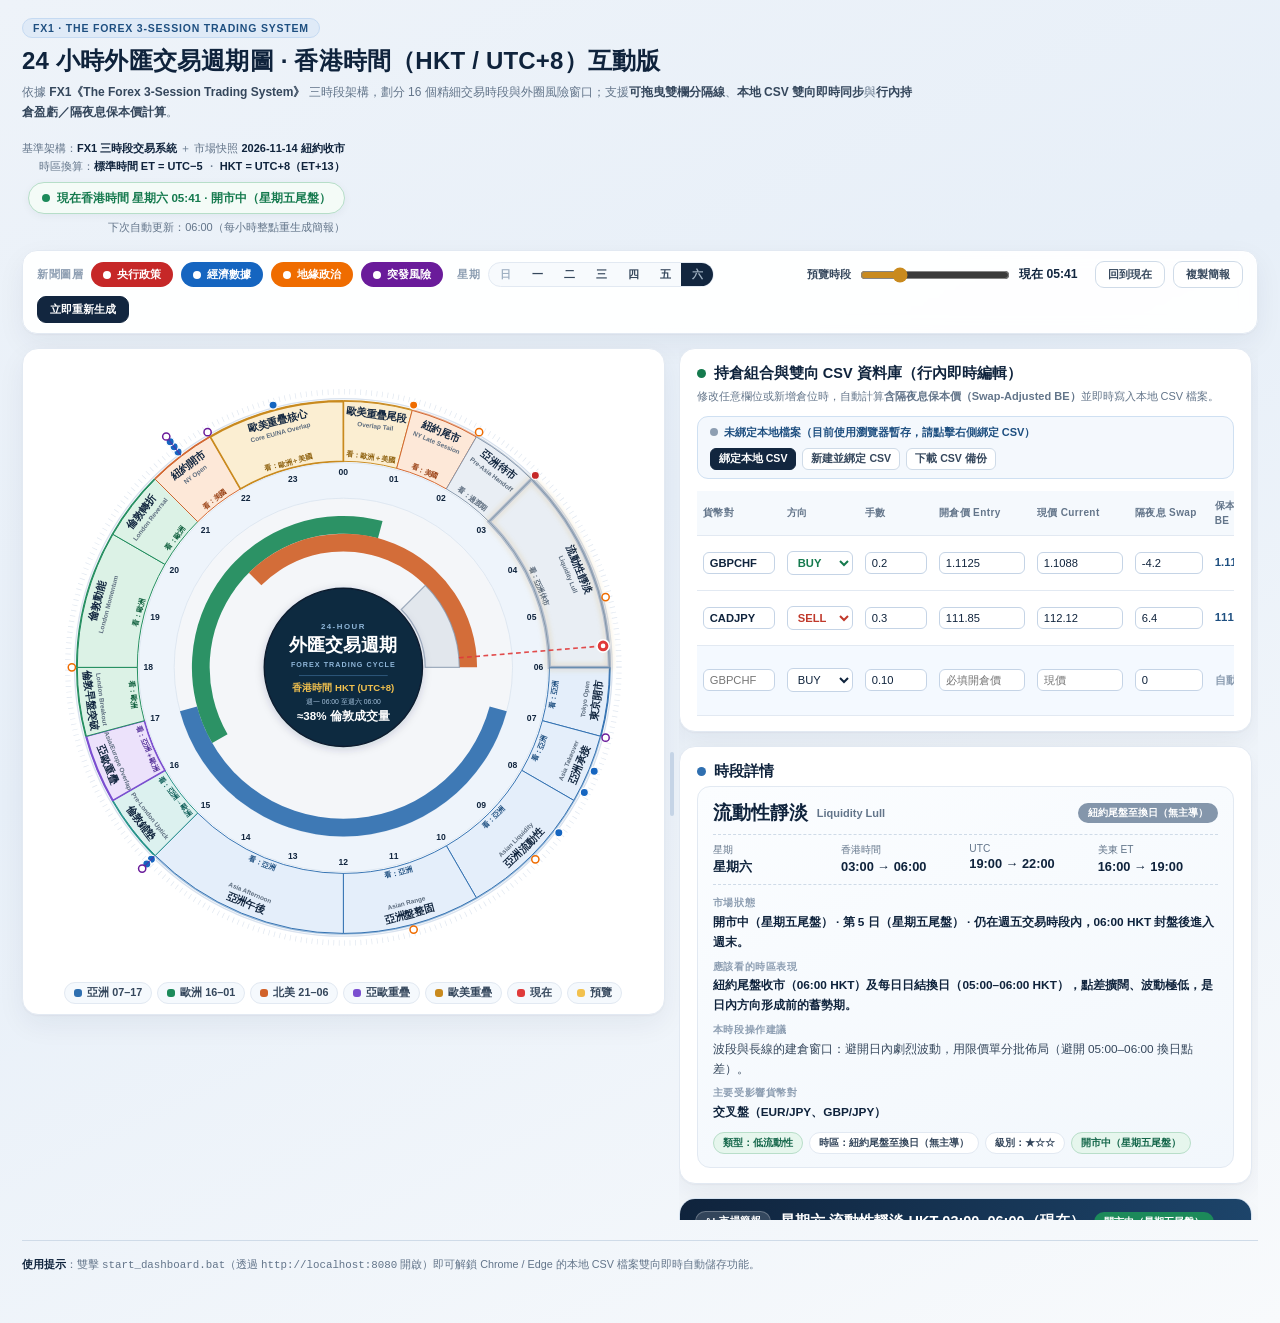
<file: index.html>
<!DOCTYPE html>
<html lang="zh-Hant">
<head>
  <meta charset="utf-8"/>
  <meta name="viewport" content="width=device-width,initial-scale=1"/>
  <title>24小時外匯交易週期圖 · 香港時間 HKT 互動版 | FX1   三時段交易系統</title>
  <style>
    :root {
      --bg1: #eef3f9;
      --bg2: #f8fafc;
      --card: #ffffff;
      --line: #e2e9f2;
      --line2: #cfdbe8;
      --ink: #0f233c;
      --ink2: #35475c;
      --ink3: #63758a;
      --muted: #8d9eb2;
      --shadow: 0 1px 2px rgba(15,35,60,.04), 0 10px 28px rgba(15,35,60,.06);
      --shadow-lg: 0 12px 32px rgba(15,35,60,.12);
      --left-width: 52%;
    }

    * { box-sizing: border-box; }
    html, body { margin: 0; padding: 0; scroll-behavior: smooth; }
    body {
      background: linear-gradient(155deg, var(--bg1) 0%, #e7eff8 42%, var(--bg2) 100%);
      color: var(--ink);
      font-family: "PingFang HK", "Noto Sans TC", "Microsoft JhengHei", "PingFang TC", "Hiragino Sans GB", "Segoe UI", sans-serif;
      -webkit-font-smoothing: antialiased;
    }

    .wrap { max-width: 1860px; margin: 0 auto; padding: 18px 22px 48px; }

    /* Header */
    header {
      display: flex; flex-wrap: wrap; align-items: flex-end; justify-content: space-between;
      gap: 16px; margin-bottom: 14px;
    }
    .title-badge {
      display: inline-flex; align-items: center; gap: 6px;
      font-size: 10.5px; font-weight: 800; letter-spacing: .8px;
      color: #1e4f80; background: #dfeaf7; border: 1px solid #c5daf2;
      padding: 3px 10px; border-radius: 999px; margin-bottom: 7px;
    }
    h1 { margin: 0; font-size: 24px; letter-spacing: .2px; font-weight: 800; color: var(--ink); }
    .sub { margin: 6px 0 0; color: var(--ink3); font-size: 12px; line-height: 1.65; max-width: 900px; }
    .sub b { color: var(--ink2); }
    .src { font-size: 11px; color: var(--ink3); text-align: right; line-height: 1.7; }
    .src b { color: var(--ink); }

    .nowchip {
      display: inline-flex; align-items: center; gap: 7px; background: #fff;
      border: 1px solid #f0c9c9; color: #c0392b; border-radius: 999px;
      padding: 5px 13px; font-size: 11.6px; font-weight: 800; margin-top: 6px;
      box-shadow: 0 2px 8px rgba(15,35,60,.05);
    }
    .nowchip i { width: 8px; height: 8px; border-radius: 50%; background: #e03a3a; display: inline-block; animation: pulse 2s infinite; }
    @keyframes pulse { 0%,100% { opacity: 1; transform: scale(1); } 50% { opacity: .3; transform: scale(.85); } }
    .nowchip.open { border-color: #b6dec8; color: #157a4e; background: #f4fbf7; }
    .nowchip.open i { background: #1c8a5a; }
    .nowchip.closed { border-color: #d4dce6; color: #516275; background: #f4f7fa; }
    .nowchip.closed i { background: #8496ab; animation: none; }
    .nowchip.roll { border-color: #ebd09e; color: #8f620f; background: #fffaf0; }
    .nowchip.roll i { background: #c98a1e; }

    /* Toolbar */
    .toolbar {
      display: flex; flex-wrap: wrap; gap: 8px; align-items: center;
      background: rgba(255,255,255,.94); backdrop-filter: blur(8px);
      border: 1px solid var(--line); border-radius: 15px; padding: 10px 14px;
      margin-bottom: 14px; box-shadow: var(--shadow);
    }
    .toolbar .lab { font-size: 10.6px; font-weight: 800; color: var(--muted); letter-spacing: .5px; }
    .chip {
      display: inline-flex; align-items: center; gap: 6px; font-size: 11.2px; font-weight: 700;
      border: 1px solid var(--line); background: #f7fafd; color: var(--ink2);
      border-radius: 999px; padding: 4px 11px; cursor: pointer; user-select: none; transition: .16s ease;
    }
    .chip:hover { transform: translateY(-1px); box-shadow: 0 2px 6px rgba(15,35,60,.08); }
    .chip.on { color: #fff; border-color: transparent; }
    .chip i { width: 8px; height: 8px; border-radius: 50%; display: inline-block; }
    .chip.off { opacity: .4; text-decoration: line-through; }

    .days { display: inline-flex; border: 1px solid var(--line); border-radius: 999px; overflow: hidden; background: #f7fafd; }
    .days button {
      border: 0; background: transparent; font: inherit; font-size: 11.2px; font-weight: 700;
      color: var(--ink2); padding: 4px 10px; cursor: pointer; min-width: 32px; transition: .15s;
    }
    .days button:hover { background: #e8f0f8; }
    .days button.on { background: #12263f; color: #fff; }
    .days button.off { color: #9fb0c2; }

    .btn {
      font: inherit; font-size: 11.2px; font-weight: 700; border: 1px solid var(--line2);
      background: #fff; color: var(--ink2); border-radius: 9px; padding: 5px 12px; cursor: pointer; transition: .15s;
    }
    .btn:hover { background: #f2f7fc; border-color: #9fb4cb; }
    .btn:active { transform: translateY(1px); }
    .btn.pri { background: #12263f; color: #fff; border-color: #12263f; }
    .btn.pri:hover { background: #1e3f66; }
    .btn.ok { background: #157a4e; color: #fff; border-color: #157a4e; }
    .btn.ok:hover { background: #11633f; }
    .btn.sm { padding: 3px 8px; font-size: 10.6px; border-radius: 6px; }
    .btn.danger { color: #c0392b; border-color: #f0c9c9; background: #fff8f8; }
    .btn.danger:hover { background: #fdeaea; }

    input[type=range] { accent-color: #c98a1e; width: 150px; cursor: pointer; }
    .scrub { display: flex; align-items: center; gap: 7px; font-size: 11.2px; color: var(--ink2); font-weight: 700; }
    .scrub b { font-family: "Inter", "Segoe UI", sans-serif; color: #12263f; font-size: 12.2px; min-width: 68px; }

    /* Main Resizable Flex Split Layout */
    .layout {
      display: flex;
      flex-direction: row;
      align-items: flex-start;
      width: 100%;
      position: relative;
    }

    .left-pane {
      flex: 0 0 var(--left-width);
      width: var(--left-width);
      min-width: 340px;
      max-width: 85%;
      position: sticky;
      top: 14px;
    }

    .left-pane .card {
      padding: 10px 12px;
    }

    /* Draggable Split Resizer */
    .split-resizer {
      flex: 0 0 14px;
      width: 14px;
      height: calc(100vh - 28px);
      position: sticky;
      top: 14px;
      z-index: 60;
      cursor: col-resize;
      display: flex;
      align-items: center;
      justify-content: center;
      user-select: none;
      touch-action: none;
    }
    .split-resizer::before {
      content: "";
      width: 4px;
      height: 64px;
      border-radius: 99px;
      background: #c5d4e6;
      transition: background .15s, height .15s, width .15s;
    }
    .split-resizer:hover::before,
    .split-resizer.dragging::before {
      background: #2f6fb0;
      height: 96px;
      width: 5px;
    }

    aside.right-pane {
      flex: 1 1 auto;
      min-width: 360px;
      position: sticky;
      top: 14px;
      max-height: calc(100vh - 28px);
      overflow-y: auto;
      padding-right: 6px;
      scroll-behavior: smooth;
      scrollbar-width: thin;
      scrollbar-color: #a5b8ce #e8eef5;
    }
    aside.right-pane::-webkit-scrollbar { width: 8px; }
    aside.right-pane::-webkit-scrollbar-track { background: #e8eef5; border-radius: 10px; }
    aside.right-pane::-webkit-scrollbar-thumb { background: #a5b8ce; border-radius: 10px; border: 2px solid #e8eef5; }
    aside.right-pane::-webkit-scrollbar-thumb:hover { background: #7e97b4; }

    .card { background: var(--card); border: 1px solid var(--line); border-radius: 16px; box-shadow: var(--shadow); padding: 15px 17px; }
    .card h2 { margin: 0 0 5px; font-size: 14.5px; font-weight: 800; display: flex; align-items: center; gap: 8px; flex-wrap: wrap; color: var(--ink); }
    .card .hint { margin: 0 0 10px; font-size: 11px; color: var(--ink3); line-height: 1.6; }

    /* Wheel & Enlarged Wheel Typography */
    .wheelwrap { position: relative; display: flex; justify-content: center; align-items: center; overflow: hidden; }
    #wheel { display: block; width: 100%; height: auto; max-width: none; max-height: calc(100vh - 96px); margin: 0 auto; user-select: none; }
    .wedge { transition: opacity .15s ease; outline: none; }
    .wedge:focus-visible { opacity: .75; }

    /* Larger readable fonts inside the wheel */
    #wheel .w-zh { font-size: 15.2px !important; font-weight: 800 !important; letter-spacing: .3px; }
    #wheel .w-en { font-size: 9.4px !important; font-weight: 700 !important; }
    #wheel .w-tz { font-size: 10.6px !important; font-weight: 800 !important; }
    #wheel .w-hr { font-size: 12.6px !important; font-weight: 800 !important; }
    #wheel .hub-title { font-size: 27px !important; }
    #wheel .hub-sub { font-size: 14px !important; }
    #wheel .hub-stat { font-size: 17px !important; }

    .legend { display: flex; flex-wrap: wrap; gap: 5px; justify-content: center; margin-top: 6px; }
    .legend span {
      display: inline-flex; align-items: center; gap: 5px; font-size: 10.8px; font-weight: 700;
      color: var(--ink2); background: #f5f9fd; border: 1px solid var(--line); border-radius: 999px; padding: 3px 9px;
    }
    .legend i { width: 8px; height: 8px; border-radius: 3px; display: inline-block; }

    #tip {
      position: absolute; pointer-events: none; background: rgba(16,38,63,.96); backdrop-filter: blur(6px);
      color: #fff; font-size: 11.6px; line-height: 1.6; padding: 9px 12px; border-radius: 10px;
      max-width: 320px; opacity: 0; transition: opacity .12s; z-index: 80;
      box-shadow: 0 10px 26px rgba(10,25,45,.32); border: 1px solid rgba(255,255,255,.12);
    }
    #tip b { color: #f4c756; }

    /* CSV & Portfolio Manager Bar */
    .csv-bar {
      display: flex; flex-wrap: wrap; align-items: center; justify-content: space-between; gap: 8px;
      background: #f4f8fd; border: 1px solid #cfe0f2; border-radius: 11px; padding: 8px 12px; margin-bottom: 12px;
    }
    .csv-status { font-size: 11px; font-weight: 700; color: #1e4f80; display: flex; align-items: center; gap: 6px; }
    .csv-dot { width: 8px; height: 8px; border-radius: 50%; background: #8d9eb2; display: inline-block; }
    .csv-dot.linked { background: #1c8a5a; box-shadow: 0 0 0 3px rgba(28,138,90,.18); }

    /* Inline Portfolio Table Inputs */
    .pf-table input, .pf-table select {
      width: 100%; min-width: 58px; padding: 4px 6px; font-size: 11.2px; font-family: inherit;
      border: 1px solid #c5d4e6; border-radius: 6px; background: #fff; color: var(--ink);
    }
    .pf-table input:focus, .pf-table select:focus { outline: none; border-color: #2f6fb0; box-shadow: 0 0 0 2px rgba(47,111,176,.15); }
    .pf-add-row { background: #f4f9ff !important; }
    .pnl-pos { color: #157a4e; font-weight: 800; }
    .pnl-neg { color: #c0392b; font-weight: 800; }

    /* Custom Notification Banner */
    .toast-msg {
      display: none;
      margin-bottom: 10px;
      padding: 8px 12px;
      border-radius: 9px;
      background: #fdeaea;
      border: 1px solid #f0c9c9;
      color: #c0392b;
      font-size: 11.4px;
      font-weight: 700;
    }
    .toast-msg.show { display: block; }

    /* Readout Box */
    .readout {
      border-radius: 13px; border: 1px solid var(--line);
      background: linear-gradient(160deg, #fbfdff, #f2f7fc); padding: 13px 15px;
    }
    .readout .rt-top { display: flex; align-items: center; gap: 9px; flex-wrap: wrap; }
    .readout .rt-zh { font-size: 18.5px; font-weight: 800; color: var(--ink); }
    .readout .rt-en { font-size: 11px; color: var(--ink3); font-weight: 700; }
    .readout .rt-badge { margin-left: auto; font-size: 10.4px; font-weight: 800; color: #fff; border-radius: 999px; padding: 3px 10px; }
    .rt-time {
      display: grid; grid-template-columns: repeat(4, 1fr); gap: 8px;
      margin: 9px 0 10px; padding: 8px 0; border-top: 1px dashed var(--line2); border-bottom: 1px dashed var(--line2);
    }
    .rt-time div { font-size: 10.2px; color: var(--ink3); }
    .rt-time b { display: block; font-size: 12.8px; color: var(--ink); font-weight: 800; font-family: "Inter", "Segoe UI", sans-serif; margin-top: 2px; }
    .rt-line { font-size: 11.8px; line-height: 1.68; color: var(--ink2); margin: 6px 0; }
    .rt-line b { color: var(--ink); }
    .rt-line .lbl { color: var(--muted); font-size: 10px; font-weight: 800; letter-spacing: .6px; display: block; margin-bottom: 1px; }
    .pillset { display: flex; gap: 6px; flex-wrap: wrap; margin-top: 9px; }
    .pill { font-size: 10.3px; font-weight: 700; border-radius: 999px; padding: 3px 9px; border: 1px solid var(--line); background: #fff; color: var(--ink2); }
    .pill.on { background: #e6f6ed; border-color: #b8dec9; color: #14664a; }
    .pill.off { background: #f1f4f8; color: #6b7c90; }
    .pill.warn { background: #fff3e2; border-color: #f0d3a8; color: #8f620f; }

    /* AI Briefing Panel */
    .ai {
      border-radius: 16px; border: 1px solid #d5e2f0;
      background: linear-gradient(165deg, #fbfdff 0%, #eef4fb 100%);
      overflow: hidden; margin-bottom: 14px; box-shadow: var(--shadow);
    }
    .ai-head {
      display: flex; flex-wrap: wrap; align-items: center; gap: 9px; padding: 12px 15px;
      background: linear-gradient(105deg, #0f233c, #1d456b); color: #fff;
    }
    .ai-head .tag {
      font-size: 9.8px; background: rgba(255,255,255,.15); border: 1px solid rgba(255,255,255,.25);
      border-radius: 999px; padding: 3px 9px; font-weight: 800; letter-spacing: .6px;
    }
    .ai-head h3 { margin: 0; font-size: 14.5px; font-weight: 800; }
    .ai-head .rt { font-size: 10.2px; color: #b2cde6; font-weight: 600; margin-left: auto; text-align: right; line-height: 1.4; }
    .ai-status { font-size: 10.2px; font-weight: 800; border-radius: 999px; padding: 3px 10px; }
    .st-open { background: #1c8a5a; color: #fff; } .st-closed { background: #5b6b7d; color: #fff; } .st-roll { background: #c98a1e; color: #fff; }
    .ai-body { padding: 14px 15px; }
    .ai-grid { display: grid; grid-template-columns: repeat(auto-fit, minmax(235px, 1fr)); gap: 10px; }
    .ai-box { border: 1px solid var(--line); border-radius: 12px; padding: 10px 12px; background: #fff; }
    .ai-box .h { display: flex; align-items: center; gap: 6px; font-size: 11.3px; font-weight: 800; color: var(--ink); margin-bottom: 4px; }
    .ai-box p { margin: 0; font-size: 11.5px; line-height: 1.7; color: var(--ink2); }
    .ai-box.closed { background: #f7f9fc; border-style: dashed; }
    .ai-act {
      margin-top: 10px; border-radius: 11px; border: 1px solid #eedaa8;
      background: #fffaf0; padding: 10px 12px; font-size: 11.6px; line-height: 1.68; color: #543e12;
    }
    .ai-act b { color: #8f620f; }
    .ai-up {
      margin-top: 9px; font-size: 11.2px; color: var(--ink2); line-height: 1.68;
      background: #f5f9fd; border: 1px dashed var(--line2); border-radius: 10px; padding: 9px 11px;
    }
    .ai-day {
      border-radius: 11px; border-left: 4px solid #2f6fb0; background: #ebf3fc;
      padding: 10px 12px; font-size: 11.6px; line-height: 1.68; color: #223c59;
    }
    .ai-day p { margin: 4px 0 0; }
    .ai-day-top { display: flex; align-items: center; justify-content: space-between; gap: 8px; flex-wrap: wrap; }
    .ai-day .dh { font-weight: 800; font-size: 12.2px; color: #0f233c; }
    .ai-day .dt { font-size: 10.2px; font-weight: 800; color: #fff; background: #2f6fb0; border-radius: 999px; padding: 2px 9px; }

    /* Tables */
    table { width: 100%; border-collapse: collapse; font-size: 11.4px; }
    th, td { padding: 7px 6px; border-bottom: 1px solid var(--line); text-align: left; vertical-align: middle; line-height: 1.5; }
    th { font-size: 10px; color: var(--ink3); font-weight: 800; letter-spacing: .4px; background: #f5f9fd; }
    tbody tr:hover { background: #f9fcff; }
    td b { color: var(--ink); }
    .num { font-family: "Inter", "Segoe UI", sans-serif; font-weight: 700; white-space: nowrap; }
    .sdot { display: inline-block; width: 8px; height: 8px; border-radius: 50%; margin-right: 5px; vertical-align: 1px; }
    .lvl { color: #c98a1e; white-space: nowrap; letter-spacing: 1px; font-weight: 700; }
    .table-wrap { overflow-x: auto; }
    .row-active { background: #eaf3fd !important; }

    footer { margin-top: 20px; font-size: 10.8px; color: var(--ink3); line-height: 1.8; border-top: 1px solid var(--line2); padding-top: 14px; }
    footer b { color: var(--ink); }

    @media (max-width: 1100px) {
      .layout { flex-direction: column; }
      .left-pane, aside.right-pane { position: static; width: 100% !important; flex: none !important; max-width: 100%; max-height: none; overflow: visible; }
      .split-resizer { display: none; }
      .src { text-align: left; }
    }
  </style>
</head>
<body>
<div class="wrap">
  <header>
    <div>
      <div class="title-badge">FX1 · THE FOREX 3-SESSION TRADING SYSTEM</div>
      <h1>24 小時外匯交易週期圖 · 香港時間（HKT / UTC+8）互動版</h1>
      <p class="sub">依據 <b>FX1《The Forex 3-Session Trading System》</b> 三時段架構，劃分 16 個精細交易時段與外圈風險窗口；支援<b>可拖曳雙欄分隔線</b>、<b>本地 CSV 雙向即時同步</b>與<b>行內持倉盈虧／隔夜息保本價計算</b>。</p>
    </div>
    <div class="src">
      基準架構：<b>FX1 三時段交易系統</b> ＋ 市場快照 <b>2026-11-14 紐約收市</b><br/>
      時區換算：<b>標準時間 ET = UTC−5</b> ・ <b>HKT = UTC+8（ET+13）</b>
      <div><span class="nowchip" id="nowChip"><i></i><span id="nowTxt">載入時間中…</span></span></div>
      <div style="margin-top:4px" id="nextTxt">下次自動更新：—</div>
    </div>
  </header>

  <div class="toolbar">
    <span class="lab">新聞圖層</span>
    <span class="chip on" data-cat="cb" style="background:#c62828"><i style="background:#fff"></i>央行政策</span>
    <span class="chip on" data-cat="data" style="background:#1565c0"><i style="background:#fff"></i>經濟數據</span>
    <span class="chip on" data-cat="geo" style="background:#ef6c00"><i style="background:#fff"></i>地緣政治</span>
    <span class="chip on" data-cat="brk" style="background:#6a1b9a"><i style="background:#fff"></i>突發風險</span>
    <span class="lab" style="margin-left:6px">星期</span>
    <span class="days" id="dayBtns"></span>
    <span style="flex:1"></span>
    <span class="scrub">預覽時段 <input type="range" id="scrub" min="0" max="1439" value="0" step="5"/><b id="scrubLbl">現在</b></span>
    <button class="btn" id="btnNow">回到現在</button>
    <button class="btn" id="btnCopy">複製簡報</button>
    <button class="btn pri" id="btnRefresh">立即重新生成</button>
  </div>

  <div class="layout" id="mainLayout">
    <!-- Left Pane: 24H Interactive Cycle Wheel -->
    <section class="left-pane" id="leftPane">
      <div class="card">
        <div class="wheelwrap" id="wheelWrap">
          <svg id="wheel" viewBox="-52 -52 904 904" role="img" aria-label="24小時外匯交易週期圖（香港時間 HKT）">
            <defs>
              <filter id="soft" x="-30%" y="-30%" width="160%" height="160%">
                <feDropShadow dx="0" dy="3" stdDeviation="6" flood-color="#0b2545" flood-opacity="0.18"/>
              </filter>
              <filter id="act" x="-30%" y="-30%" width="160%" height="160%">
                <feDropShadow dx="0" dy="0" stdDeviation="5" flood-color="#c98a1e" flood-opacity="0.55"/>
              </filter>
            </defs>
            <circle cx="400" cy="400" r="394" fill="#fbfdff" stroke="#d9e2ee" stroke-width="2"/>

            <!-- 16 Wedges -->
            <g class="wedge" data-i="0" tabindex="0"><title>歐美重疊尾段 Overlap Tail｜HKT 00:00–01:00</title>
              <path d="M400,10 A390,390 0 0 1 500.94,23.29 L478.16,108.29 A302,302 0 0 0 400,98 Z" fill="#fbeed2" stroke="#c98a1e" stroke-width="1.4"/>
              <path d="M400,8 A392,392 0 0 1 501.46,21.36 L500.94,23.29 A390,390 0 0 0 400,10 Z" fill="#c98a1e" opacity="0.95"/>
              <text class="w-tz" transform="translate(440.59,91.66) rotate(7.5)" text-anchor="middle" dominant-baseline="central" font-size="10.6" font-weight="800" fill="#8f620f">看：歐洲＋美國</text>
              <text class="w-zh" transform="translate(448.82,29.2) rotate(7.5)" text-anchor="middle" dominant-baseline="central" font-size="15.2" font-weight="800" fill="#12263f">歐美重疊尾段</text>
              <text class="w-en" transform="translate(446.86,46.07) rotate(7.5)" text-anchor="middle" dominant-baseline="central" font-size="9.4" font-weight="700" fill="#5b6b7d">Overlap Tail</text>
            </g>

            <g class="wedge" data-i="1" tabindex="0"><title>紐約尾市 NY Late Session｜HKT 01:00–02:00</title>
              <path d="M500.94,23.29 A390,390 0 0 1 595,62.25 L551,138.46 A302,302 0 0 0 478.16,108.29 Z" fill="#fde8d8" stroke="#d1622a" stroke-width="1.4"/>
              <path d="M501.46,21.36 A392,392 0 0 1 596,60.52 L595,62.25 A390,390 0 0 0 500.94,23.29 Z" fill="#d1622a" opacity="0.45"/>
              <text class="w-tz" transform="translate(519.01,112.67) rotate(22.5)" text-anchor="middle" dominant-baseline="central" font-size="10.6" font-weight="800" fill="#9c4519">看：美國</text>
              <text class="w-zh" transform="translate(543.12,54.47) rotate(22.5)" text-anchor="middle" dominant-baseline="central" font-size="15.2" font-weight="800" fill="#12263f">紐約尾市</text>
              <text class="w-en" transform="translate(536.6,70.1) rotate(22.5)" text-anchor="middle" dominant-baseline="central" font-size="9.4" font-weight="700" fill="#5b6b7d">NY Late Session</text>
            </g>

            <g class="wedge" data-i="2" tabindex="0"><title>亞洲待市 Pre-Asia Handoff｜HKT 02:00–03:00</title>
              <path d="M595,62.25 A390,390 0 0 1 675.77,124.23 L613.55,186.45 A302,302 0 0 0 551,138.46 Z" fill="#e9eef4" stroke="#8496ab" stroke-width="1.4"/>
              <path d="M596,60.52 A392,392 0 0 1 677.19,122.81 L675.77,124.23 A390,390 0 0 0 595,62.25 Z" fill="#8496ab" opacity="0.45"/>
              <text class="w-tz" transform="translate(589.32,153.27) rotate(37.5)" text-anchor="middle" dominant-baseline="central" font-size="10.6" font-weight="800" fill="#5b6b7d">看：過渡期</text>
              <text class="w-zh" transform="translate(627.68,103.29) rotate(37.5)" text-anchor="middle" dominant-baseline="central" font-size="15.2" font-weight="800" fill="#12263f">亞洲待市</text>
              <text class="w-en" transform="translate(617.3,116.8) rotate(37.5)" text-anchor="middle" dominant-baseline="central" font-size="9.4" font-weight="700" fill="#5b6b7d">Pre-Asia Handoff</text>
            </g>

            <g class="wedge" data-i="3" tabindex="0"><title>流動性靜淡 Liquidity Lull｜HKT 03:00–06:00</title>
              <path d="M675.77,124.23 A390,390 0 0 1 790,400 L702,400 A302,302 0 0 0 613.55,186.45 Z" fill="#e9eef4" stroke="#8496ab" stroke-width="1.4"/>
              <path d="M677.19,122.81 A392,392 0 0 1 792,400 L790,400 A390,390 0 0 0 675.77,124.23 Z" fill="#8496ab" opacity="0.45"/>
              <text class="w-tz" transform="translate(687.33,280.99) rotate(67.5)" text-anchor="middle" dominant-baseline="central" font-size="10.6" font-weight="800" fill="#5b6b7d">看：亞洲休市</text>
              <text class="w-zh" transform="translate(745.53,256.88) rotate(67.5)" text-anchor="middle" dominant-baseline="central" font-size="15.2" font-weight="800" fill="#12263f">流動性靜淡</text>
              <text class="w-en" transform="translate(729.8,263.4) rotate(67.5)" text-anchor="middle" dominant-baseline="central" font-size="9.4" font-weight="700" fill="#5b6b7d">Liquidity Lull</text>
            </g>

            <g class="wedge" data-i="4" tabindex="0"><title>東京開市 Tokyo Open｜HKT 06:00–07:00</title>
              <path d="M790,400 A390,390 0 0 1 776.71,500.94 L691.71,478.16 A302,302 0 0 0 702,400 Z" fill="#e4eefa" stroke="#2f6fb0" stroke-width="1.4"/>
              <path d="M792,400 A392,392 0 0 1 778.64,501.46 L776.71,500.94 A390,390 0 0 0 790,400 Z" fill="#2f6fb0" opacity="0.95"/>
              <text class="w-tz" transform="translate(708.34,440.59) rotate(277.5)" text-anchor="middle" dominant-baseline="central" font-size="10.6" font-weight="800" fill="#1e4f80">看：亞洲</text>
              <text class="w-zh" transform="translate(770.8,448.82) rotate(277.5)" text-anchor="middle" dominant-baseline="central" font-size="15.2" font-weight="800" fill="#12263f">東京開市</text>
              <text class="w-en" transform="translate(753.9,446.6) rotate(277.5)" text-anchor="middle" dominant-baseline="central" font-size="9.4" font-weight="700" fill="#5b6b7d">Tokyo Open</text>
            </g>

            <g class="wedge" data-i="5" tabindex="0"><title>亞洲承接 Asia Takeover｜HKT 07:00–08:00</title>
              <path d="M776.71,500.94 A390,390 0 0 1 737.75,595 L661.54,551 A302,302 0 0 0 691.71,478.16 Z" fill="#e4eefa" stroke="#2f6fb0" stroke-width="1.4"/>
              <path d="M778.64,501.46 A392,392 0 0 1 739.48,596 L737.75,595 A390,390 0 0 0 776.71,500.94 Z" fill="#2f6fb0" opacity="0.45"/>
              <text class="w-tz" transform="translate(687.33,519.01) rotate(292.5)" text-anchor="middle" dominant-baseline="central" font-size="10.6" font-weight="800" fill="#1e4f80">看：亞洲</text>
              <text class="w-zh" transform="translate(745.53,543.12) rotate(292.5)" text-anchor="middle" dominant-baseline="central" font-size="15.2" font-weight="800" fill="#12263f">亞洲承接</text>
              <text class="w-en" transform="translate(729.8,536.6) rotate(292.5)" text-anchor="middle" dominant-baseline="central" font-size="9.4" font-weight="700" fill="#5b6b7d">Asia Takeover</text>
            </g>

            <g class="wedge" data-i="6" tabindex="0"><title>亞洲流動性 Asian Liquidity｜HKT 08:00–10:00</title>
              <path d="M737.75,595 A390,390 0 0 1 595,737.75 L551,661.54 A302,302 0 0 0 661.54,551 Z" fill="#e4eefa" stroke="#2f6fb0" stroke-width="1.4"/>
              <path d="M739.48,596 A392,392 0 0 1 596,739.48 L595,737.75 A390,390 0 0 0 737.75,595 Z" fill="#2f6fb0" opacity="0.45"/>
              <text class="w-tz" transform="translate(619.91,619.91) rotate(315)" text-anchor="middle" dominant-baseline="central" font-size="10.6" font-weight="800" fill="#1e4f80">看：亞洲</text>
              <text class="w-zh" transform="translate(664.46,664.46) rotate(315)" text-anchor="middle" dominant-baseline="central" font-size="15.2" font-weight="800" fill="#12263f">亞洲流動性</text>
              <text class="w-en" transform="translate(652.4,652.4) rotate(315)" text-anchor="middle" dominant-baseline="central" font-size="9.4" font-weight="700" fill="#5b6b7d">Asian Liquidity</text>
            </g>

            <g class="wedge" data-i="7" tabindex="0"><title>亞洲盤整固 Asian Range｜HKT 10:00–12:00</title>
              <path d="M595,737.75 A390,390 0 0 1 400,790 L400,702 A302,302 0 0 0 551,661.54 Z" fill="#e4eefa" stroke="#2f6fb0" stroke-width="1.4"/>
              <path d="M596,739.48 A392,392 0 0 1 400,792 L400,790 A390,390 0 0 0 595,737.75 Z" fill="#2f6fb0" opacity="0.45"/>
              <text class="w-tz" transform="translate(480.49,700.4) rotate(345)" text-anchor="middle" dominant-baseline="central" font-size="10.6" font-weight="800" fill="#1e4f80">看：亞洲</text>
              <text class="w-zh" transform="translate(496.8,761.26) rotate(345)" text-anchor="middle" dominant-baseline="central" font-size="15.2" font-weight="800" fill="#12263f">亞洲盤整固</text>
              <text class="w-en" transform="translate(492.4,744.8) rotate(345)" text-anchor="middle" dominant-baseline="central" font-size="9.4" font-weight="700" fill="#5b6b7d">Asian Range</text>
            </g>

            <g class="wedge" data-i="8" tabindex="0"><title>亞洲午後 Asia Afternoon｜HKT 12:00–15:00</title>
              <path d="M400,790 A390,390 0 0 1 124.23,675.77 L186.45,613.55 A302,302 0 0 0 400,702 Z" fill="#e4eefa" stroke="#2f6fb0" stroke-width="1.4"/>
              <path d="M400,792 A392,392 0 0 1 122.81,677.19 L124.23,675.77 A390,390 0 0 0 400,790 Z" fill="#2f6fb0" opacity="0.45"/>
              <text class="w-tz" transform="translate(280.99,687.33) rotate(382.5)" text-anchor="middle" dominant-baseline="central" font-size="10.6" font-weight="800" fill="#1e4f80">看：亞洲</text>
              <text class="w-zh" transform="translate(256.88,745.53) rotate(382.5)" text-anchor="middle" dominant-baseline="central" font-size="15.2" font-weight="800" fill="#12263f">亞洲午後</text>
              <text class="w-en" transform="translate(263.4,729.8) rotate(382.5)" text-anchor="middle" dominant-baseline="central" font-size="9.4" font-weight="700" fill="#5b6b7d">Asia Afternoon</text>
            </g>

            <g class="wedge" data-i="9" tabindex="0"><title>倫敦鋪墊 Pre-London Uptick｜HKT 15:00–16:00</title>
              <path d="M124.23,675.77 A390,390 0 0 1 62.25,595 L138.46,551 A302,302 0 0 0 186.45,613.55 Z" fill="#dcf1ef" stroke="#1f8f86" stroke-width="1.4"/>
              <path d="M122.81,677.19 A392,392 0 0 1 60.52,596 L62.25,595 A390,390 0 0 0 124.23,675.77 Z" fill="#1f8f86" opacity="0.95"/>
              <text class="w-tz" transform="translate(153.27,589.32) rotate(412.5)" text-anchor="middle" dominant-baseline="central" font-size="10.6" font-weight="800" fill="#0f5f59">看：亞洲→歐洲</text>
              <text class="w-zh" transform="translate(103.29,627.68) rotate(412.5)" text-anchor="middle" dominant-baseline="central" font-size="15.2" font-weight="800" fill="#12263f">倫敦鋪墊</text>
              <text class="w-en" transform="translate(116.8,617.3) rotate(412.5)" text-anchor="middle" dominant-baseline="central" font-size="9.4" font-weight="700" fill="#5b6b7d">Pre-London Uptick</text>
            </g>

            <g class="wedge" data-i="10" tabindex="0"><title>亞歐重疊 Asia/Europe Overlap｜HKT 16:00–17:00</title>
              <path d="M62.25,595 A390,390 0 0 1 23.29,500.94 L108.29,478.16 A302,302 0 0 0 138.46,551 Z" fill="#ece2fb" stroke="#7b4fd0" stroke-width="2.5"/>
              <path d="M60.52,596 A392,392 0 0 1 21.36,501.46 L23.29,500.94 A390,390 0 0 0 62.25,595 Z" fill="#7b4fd0" opacity="0.95"/>
              <text class="w-tz" transform="translate(112.67,519.01) rotate(427.5)" text-anchor="middle" dominant-baseline="central" font-size="10.6" font-weight="800" fill="#57349b">看：亞洲＋歐洲</text>
              <text class="w-zh" transform="translate(54.47,543.12) rotate(427.5)" text-anchor="middle" dominant-baseline="central" font-size="15.2" font-weight="800" fill="#12263f">亞歐重疊</text>
              <text class="w-en" transform="translate(70.1,536.6) rotate(427.5)" text-anchor="middle" dominant-baseline="central" font-size="9.4" font-weight="700" fill="#5b6b7d">Asia/Europe Overlap</text>
            </g>

            <g class="wedge" data-i="11" tabindex="0"><title>倫敦早盤突破 London Breakout｜HKT 17:00–18:00</title>
              <path d="M23.29,500.94 A390,390 0 0 1 10,400 L98,400 A302,302 0 0 0 108.29,478.16 Z" fill="#dcf2e6" stroke="#1c8a5a" stroke-width="1.4"/>
              <path d="M21.36,501.46 A392,392 0 0 1 8,400 L10,400 A390,390 0 0 0 23.29,500.94 Z" fill="#1c8a5a" opacity="0.95"/>
              <text class="w-tz" transform="translate(91.66,440.59) rotate(442.5)" text-anchor="middle" dominant-baseline="central" font-size="10.6" font-weight="800" fill="#0f5f3d">看：歐洲</text>
              <text class="w-zh" transform="translate(29.2,448.82) rotate(442.5)" text-anchor="middle" dominant-baseline="central" font-size="15.2" font-weight="800" fill="#12263f">倫敦早盤突破</text>
              <text class="w-en" transform="translate(46.1,446.6) rotate(442.5)" text-anchor="middle" dominant-baseline="central" font-size="9.4" font-weight="700" fill="#5b6b7d">London Breakout</text>
            </g>

            <g class="wedge" data-i="12" tabindex="0"><title>倫敦動能 London Momentum｜HKT 18:00–20:00</title>
              <path d="M10,400 A390,390 0 0 1 62.25,205 L138.46,249 A302,302 0 0 0 98,400 Z" fill="#dcf2e6" stroke="#1c8a5a" stroke-width="1.4"/>
              <path d="M8,400 A392,392 0 0 1 60.52,204 L62.25,205 A390,390 0 0 0 10,400 Z" fill="#1c8a5a" opacity="0.95"/>
              <text class="w-tz" transform="translate(99.6,319.51) rotate(285)" text-anchor="middle" dominant-baseline="central" font-size="10.6" font-weight="800" fill="#0f5f3d">看：歐洲</text>
              <text class="w-zh" transform="translate(38.74,303.2) rotate(285)" text-anchor="middle" dominant-baseline="central" font-size="15.2" font-weight="800" fill="#12263f">倫敦動能</text>
              <text class="w-en" transform="translate(55.2,307.6) rotate(285)" text-anchor="middle" dominant-baseline="central" font-size="9.4" font-weight="700" fill="#5b6b7d">London Momentum</text>
            </g>

            <g class="wedge" data-i="13" tabindex="0"><title>倫敦轉折 London Reversal｜HKT 20:00–21:00</title>
              <path d="M62.25,205 A390,390 0 0 1 124.23,124.23 L186.45,186.45 A302,302 0 0 0 138.46,249 Z" fill="#dcf2e6" stroke="#1c8a5a" stroke-width="1.4"/>
              <path d="M60.52,204 A392,392 0 0 1 122.81,122.81 L124.23,124.23 A390,390 0 0 0 62.25,205 Z" fill="#1c8a5a" opacity="0.95"/>
              <text class="w-tz" transform="translate(153.27,210.68) rotate(307.5)" text-anchor="middle" dominant-baseline="central" font-size="10.6" font-weight="800" fill="#0f5f3d">看：歐洲</text>
              <text class="w-zh" transform="translate(103.29,172.32) rotate(307.5)" text-anchor="middle" dominant-baseline="central" font-size="15.2" font-weight="800" fill="#12263f">倫敦轉折</text>
              <text class="w-en" transform="translate(116.8,182.7) rotate(307.5)" text-anchor="middle" dominant-baseline="central" font-size="9.4" font-weight="700" fill="#5b6b7d">London Reversal</text>
            </g>

            <g class="wedge" data-i="14" tabindex="0"><title>紐約開市 NY Open｜HKT 21:00–22:00</title>
              <path d="M124.23,124.23 A390,390 0 0 1 205,62.25 L249,138.46 A302,302 0 0 0 186.45,186.45 Z" fill="#fde8d8" stroke="#d1622a" stroke-width="1.4"/>
              <path d="M122.81,122.81 A392,392 0 0 1 204,60.52 L205,62.25 A390,390 0 0 0 124.23,124.23 Z" fill="#d1622a" opacity="0.95"/>
              <text class="w-tz" transform="translate(210.68,153.27) rotate(322.5)" text-anchor="middle" dominant-baseline="central" font-size="10.6" font-weight="800" fill="#9c4519">看：美國</text>
              <text class="w-zh" transform="translate(172.32,103.29) rotate(322.5)" text-anchor="middle" dominant-baseline="central" font-size="15.2" font-weight="800" fill="#12263f">紐約開市</text>
              <text class="w-en" transform="translate(182.7,116.8) rotate(322.5)" text-anchor="middle" dominant-baseline="central" font-size="9.4" font-weight="700" fill="#5b6b7d">NY Open</text>
            </g>

            <g class="wedge" data-i="15" tabindex="0"><title>歐美重疊核心 Core EU/NA Overlap｜HKT 22:00–24:00</title>
              <path d="M205,62.25 A390,390 0 0 1 400,10 L400,98 A302,302 0 0 0 249,138.46 Z" fill="#fbeed2" stroke="#c98a1e" stroke-width="2.5"/>
              <path d="M204,60.52 A392,392 0 0 1 400,8 L400,10 A390,390 0 0 0 205,62.25 Z" fill="#c98a1e" opacity="0.95"/>
              <text class="w-tz" transform="translate(319.51,99.6) rotate(345)" text-anchor="middle" dominant-baseline="central" font-size="10.6" font-weight="800" fill="#8f620f">看：歐洲＋美國</text>
              <text class="w-zh" transform="translate(303.2,38.74) rotate(345)" text-anchor="middle" dominant-baseline="central" font-size="15.2" font-weight="800" fill="#12263f">歐美重疊核心</text>
              <text class="w-en" transform="translate(307.6,55.2) rotate(345)" text-anchor="middle" dominant-baseline="central" font-size="9.4" font-weight="700" fill="#5b6b7d">Core EU/NA Overlap</text>
            </g>

            <!-- Inner Rings & Session Arcs -->
            <circle cx="400" cy="400" r="300" fill="#eef4fb" stroke="#dbe4ef" stroke-width="1.2"/>
            <circle cx="400" cy="400" r="248" fill="#f4f6f9" stroke="#dbe4ef" stroke-width="1.2"/>
            <path d="M639.55,464.19 A248,248 0 0 1 160.45,464.19 L185.56,457.46 A222,222 0 0 0 614.44,457.46 Z" fill="#2f6fb0" opacity="0.92"/>
            <path d="M207.74,511 A222,222 0 0 1 457.46,185.56 L450.73,210.68 A196,196 0 0 0 230.26,498 Z" fill="#1c8a5a" opacity="0.92"/>
            <path d="M261.41,261.41 A196,196 0 0 1 596,400 L570,400 A170,170 0 0 0 279.79,279.79 Z" fill="#d1622a" opacity="0.92"/>

            <!-- Hour Markers -->
            <g class="w-hr" font-family="'Inter','Segoe UI',sans-serif" text-anchor="middle" dominant-baseline="central" font-size="12.6" font-weight="800" fill="#12263f">
              <text x="400" y="114">00</text><text x="474" y="124">01</text><text x="543" y="152">02</text>
              <text x="602" y="198">03</text><text x="648" y="257">04</text><text x="676" y="326">05</text>
              <text x="686" y="400">06</text><text x="676" y="474">07</text><text x="648" y="543">08</text>
              <text x="602" y="602">09</text><text x="543" y="648">10</text><text x="474" y="676">11</text>
              <text x="400" y="686">12</text><text x="326" y="676">13</text><text x="257" y="648">14</text>
              <text x="198" y="602">15</text><text x="152" y="543">16</text><text x="124" y="474">17</text>
              <text x="114" y="400">18</text><text x="124" y="326">19</text><text x="152" y="257">20</text>
              <text x="198" y="198">21</text><text x="257" y="152">22</text><text x="326" y="124">23</text>
            </g>

            <!-- Center Hub -->
            <circle cx="400" cy="400" r="116" fill="#102941" stroke="#0a1c2e" stroke-width="2" filter="url(#soft)"/>
            <text x="400" y="344" text-anchor="middle" font-size="11.5" font-weight="700" fill="#8fb6d8" letter-spacing="2.2">24-HOUR</text>
            <text class="hub-title" x="400" y="376" text-anchor="middle" font-size="27" font-weight="800" fill="#ffffff">外匯交易週期</text>
            <text x="400" y="399" text-anchor="middle" font-size="10.5" font-weight="700" fill="#8fb6d8" letter-spacing="1.5">FOREX TRADING CYCLE</text>
            <line x1="335" y1="412" x2="465" y2="412" stroke="#3d6c96" stroke-width="1"/>
            <text class="hub-sub" x="400" y="434" text-anchor="middle" font-size="14" font-weight="800" fill="#f2c14e">香港時間 HKT (UTC+8)</text>
            <text x="400" y="454" text-anchor="middle" font-size="10" fill="#a8c4de">週一 06:00 至週六 06:00</text>
            <text class="hub-stat" x="400" y="477" text-anchor="middle" font-size="17" font-weight="800" fill="#ffffff">≈38% 倫敦成交量</text>

            <g id="activeSeg" opacity="0"></g>
            <circle cx="400" cy="400" r="404" fill="none" stroke="#dde5ef" stroke-width="8" stroke-dasharray="1 7" opacity="0.9"/>
            <g id="eventLayer"></g>
            <g id="nowMarker"></g>
            <g id="previewMarker"></g>
          </svg>
          <div id="tip"></div>
        </div>
        <div class="legend">
          <span><i style="background:#2f6fb0"></i>亞洲 07–17</span>
          <span><i style="background:#1c8a5a"></i>歐洲 16–01</span>
          <span><i style="background:#d1622a"></i>北美 21–06</span>
          <span><i style="background:#7b4fd0"></i>亞歐重疊</span>
          <span><i style="background:#c98a1e"></i>歐美重疊</span>
          <span><i style="background:#e03a3a"></i>現在</span>
          <span><i style="background:#f2c14e"></i>預覽</span>
        </div>
      </div>
    </section>

    <!-- Draggable Split Resizer -->
    <div class="split-resizer" id="splitResizer" title="左右拖曳調整圓盤與數據面板比例"></div>

    <!-- Right Pane: Scrollable Portfolio, Session Details & AI Briefing -->
    <aside class="right-pane" id="rightScroll">

      <!-- Inline Portfolio & Two-Way CSV Manager -->
      <section class="card" style="margin-bottom:14px">
        <h2><span style="width:9px;height:9px;border-radius:50%;background:#157a4e;display:inline-block"></span>持倉組合與雙向 CSV 資料庫（行內即時編輯）</h2>
        <p class="hint">修改任意欄位或新增倉位時，自動計算<b>含隔夜息保本價（Swap-Adjusted BE）</b>並即時寫入本地 CSV 檔案。</p>

        <div id="pfToast" class="toast-msg" role="alert"></div>

        <div class="csv-bar">
          <div class="csv-status">
            <span class="csv-dot" id="csvStatusDot"></span>
            <span id="csvStatusTxt">未綁定本地檔案（目前使用瀏覽器暫存，請點擊右側綁定 CSV）</span>
          </div>
          <div style="display:flex;gap:6px;flex-wrap:wrap">
            <button type="button" class="btn sm pri" id="btnBindCsv">綁定本地 CSV</button>
            <button type="button" class="btn sm" id="btnNewCsv">新建並綁定 CSV</button>
            <button type="button" class="btn sm" id="btnExportCsv">下載 CSV 備份</button>
            <input type="file" id="csvFileInput" accept=".csv,text/csv" style="display:none"/>
          </div>
        </div>

        <div class="table-wrap">
          <table class="pf-table">
            <thead>
              <tr>
                <th>貨幣對</th>
                <th>方向</th>
                <th>手數</th>
                <th>開倉價 Entry</th>
                <th>現價 Current</th>
                <th>隔夜息 Swap</th>
                <th>保本價 BE</th>
                <th>淨盈虧 (USD)</th>
                <th>備註</th>
                <th>操作</th>
              </tr>
            </thead>
            <tbody id="pfTbody"></tbody>
            <tfoot>
              <tr id="pfAddRow" class="pf-add-row">
                <td><input type="text" data-new="pair" placeholder="GBPCHF" style="text-transform:uppercase;width:72px"/></td>
                <td>
                  <select data-new="side" style="width:66px">
                    <option value="BUY">BUY</option>
                    <option value="SELL">SELL</option>
                  </select>
                </td>
                <td><input type="number" step="0.01" min="0.01" data-new="lots" value="0.10" style="width:62px"/></td>
                <td><input type="number" step="0.00001" data-new="entry" placeholder="必填開倉價" style="width:86px"/></td>
                <td><input type="number" step="0.00001" data-new="current" placeholder="現價" style="width:86px"/></td>
                <td><input type="number" step="0.01" data-new="swap" value="0" style="width:68px"/></td>
                <td class="num" style="color:#8d9eb2">自動計算</td>
                <td class="num" style="color:#8d9eb2">自動計算</td>
                <td><input type="text" data-new="notes" placeholder="策略備註" style="width:95px"/></td>
                <td><button type="button" class="btn sm ok" id="btnAddPfRow">＋ 新增</button></td>
              </tr>
            </tfoot>
          </table>
        </div>
      </section>

      <!-- Session Readout -->
      <section class="card" style="margin-bottom:14px">
        <h2><span style="width:9px;height:9px;border-radius:50%;background:#2f6fb0;display:inline-block"></span>時段詳情</h2>
        <div class="readout">
          <div class="rt-top">
            <span class="rt-zh" id="roZh">—</span>
            <span class="rt-en" id="roEn"></span>
            <span class="rt-badge" id="roBadge">—</span>
          </div>
          <div class="rt-time">
            <div>星期<b id="roDay">—</b></div>
            <div>香港時間<b id="roHkt">—</b></div>
            <div>UTC<b id="roUtc">—</b></div>
            <div>美東 ET<b id="roEt">—</b></div>
          </div>
          <p class="rt-line"><span class="lbl">市場狀態</span><b id="roState">—</b></p>
          <p class="rt-line"><span class="lbl">應該看的時區表現</span><b id="roWatch">—</b></p>
          <p class="rt-line"><span class="lbl">本時段操作建議</span><span id="roStrat">—</span></p>
          <p class="rt-line"><span class="lbl">主要受影響貨幣對</span><b id="roPairs">—</b></p>
          <div class="pillset" id="roPills"></div>
        </div>
      </section>

      <!-- AI Briefing -->
      <div class="ai" id="aiPanel">
        <div class="ai-head">
          <span class="tag">AI 市場簡報</span>
          <h3 id="aiTitle">—</h3>
          <span class="ai-status st-open" id="aiStatus">—</span>
          <div class="rt" id="aiStamp">—</div>
        </div>
        <div class="ai-body">
          <div class="ai-day" id="aiDay">
            <div class="ai-day-top">
              <div class="dh">—</div>
              <div class="dt">—</div>
            </div>
            <p id="aiDayTxt">—</p>
          </div>
          <div class="ai-grid" style="margin-top:10px">
            <div class="ai-box" id="bxNow"><div class="h"><em>📈</em>外匯市場現況</div><p id="aiNow">—</p></div>
            <div class="ai-box" id="bxGeo"><div class="h"><em>🌍</em>地緣政治 · 外交風波</div><p id="aiGeo">—</p></div>
            <div class="ai-box" id="bxCb"><div class="h"><em>🏦</em>央行政策</div><p id="aiCb">—</p></div>
            <div class="ai-box" id="bxData"><div class="h"><em>📊</em>數據公布 · 突發事件</div><p id="aiData">—</p></div>
          </div>
          <div class="ai-act" id="aiAct"><b>本時段操作重點 ▸</b> —</div>
          <div class="ai-up" id="aiUp"><b>接下來 24 小時 ▸</b> —</div>
        </div>
      </div>

      <!-- Master Schedule Table -->
      <section class="card">
        <h2><span style="width:9px;height:9px;border-radius:50%;background:#2f6fb0;display:inline-block"></span>分析數據：每個香港時段 應看哪個時區的外匯表現</h2>
        <p class="hint">點擊任一列可即時切換左側圓盤並跳回頂部檢視。</p>
        <div class="table-wrap">
          <table id="masterTable">
            <thead><tr><th>香港時間</th><th>UTC</th><th>美東 ET</th><th>應看的時區</th><th>市場性格</th><th>操作建議</th><th>級別</th></tr></thead>
            <tbody>
              <tr data-seg="0"><td class="num"><b>00:00–01:00</b></td><td class="num">16:00–17:00</td><td class="num">11:00–12:00</td><td><span class="sdot" style="background:#c98a1e"></span>歐洲＋美國</td><td>獲利回吐</td><td>不開新倉，只做倉位管理；預備 07:00 東京開盤突破單。</td><td class="lvl">★★☆</td></tr>
              <tr data-seg="1"><td class="num"><b>01:00–02:00</b></td><td class="num">17:00–18:00</td><td class="num">12:00–13:00</td><td><span class="sdot" style="background:#d1622a"></span>美國（紐約）</td><td>波動遞減</td><td>僅管理倉位；用掛單等待亞洲開盤方向確認。</td><td class="lvl">★☆☆</td></tr>
              <tr data-seg="2"><td class="num"><b>02:00–03:00</b></td><td class="num">18:00–19:00</td><td class="num">13:00–14:00</td><td><span class="sdot" style="background:#8496ab"></span>過渡期</td><td>交接真空</td><td>不交易；用掛單等待亞洲開盤方向確認。</td><td class="lvl">★☆☆</td></tr>
              <tr data-seg="3"><td class="num"><b>03:00–06:00</b></td><td class="num">19:00–22:00</td><td class="num">14:00–17:00</td><td><span class="sdot" style="background:#8496ab"></span>紐約尾盤至換日</td><td>低流動性</td><td>波段長線建倉窗口（避開 05:00–06:00 換日點差）。</td><td class="lvl">★☆☆</td></tr>
              <tr data-seg="4"><td class="num"><b>06:00–07:00</b></td><td class="num">22:00–23:00</td><td class="num">17:00–18:00</td><td><span class="sdot" style="background:#2f6fb0"></span>亞洲（前哨）</td><td>跳空突破</td><td>順勢追突破先等 15 分鐘確認；日圓干預風險高。</td><td class="lvl">★★☆</td></tr>
              <tr data-seg="5"><td class="num"><b>07:00–08:00</b></td><td class="num">23:00–00:00</td><td class="num">18:00–19:00</td><td><span class="sdot" style="background:#2f6fb0"></span>亞洲（東京）</td><td>承接方向</td><td>以亞洲承接方向做短線；AUD/JPY 最活躍。</td><td class="lvl">★☆☆</td></tr>
              <tr data-seg="6"><td class="num"><b>08:00–10:00</b></td><td class="num">00:00–02:00</td><td class="num">19:00–21:00</td><td><span class="sdot" style="background:#2f6fb0"></span>亞洲（東京）</td><td>趨勢初成</td><td>等待突破亞洲早盤區間，量能確認後順勢持有。</td><td class="lvl">★☆☆</td></tr>
              <tr data-seg="7"><td class="num"><b>10:00–12:00</b></td><td class="num">02:00–04:00</td><td class="num">21:00–23:00</td><td><span class="sdot" style="background:#2f6fb0"></span>亞洲（東京）</td><td>區間整理</td><td>支撐阻力高拋低吸，止損放區間外；不追突破單。</td><td class="lvl">★☆☆</td></tr>
              <tr data-seg="8"><td class="num"><b>12:00–15:00</b></td><td class="num">04:00–07:00</td><td class="num">23:00–02:00</td><td><span class="sdot" style="background:#2f6fb0"></span>亞洲（歐盤前）</td><td>數據預期</td><td>歐盤前收縮過度槓桿；先佈局突破掛單。</td><td class="lvl">★☆☆</td></tr>
              <tr data-seg="9"><td class="num"><b>15:00–16:00</b></td><td class="num">07:00–08:00</td><td class="num">02:00–03:00</td><td><span class="sdot" style="background:#1f8f86"></span>亞洲 轉 歐洲</td><td>波幅擴大</td><td>先掛突破單等波幅擴大；留意 EUR/USD 1.1000。</td><td class="lvl">★★☆</td></tr>
              <tr data-seg="10"><td class="num"><b>16:00–17:00</b></td><td class="num">08:00–09:00</td><td class="num">03:00–04:00</td><td><span class="sdot" style="background:#7b4fd0"></span>亞洲＋歐洲</td><td>交叉盤活躍</td><td>用倫敦開市首根 5 分鐘 K 線確認方向順勢入場。</td><td class="lvl">★★★</td></tr>
              <tr data-seg="11"><td class="num"><b>17:00–18:00</b></td><td class="num">09:00–10:00</td><td class="num">04:00–05:00</td><td><span class="sdot" style="background:#1c8a5a"></span>歐洲（倫敦）</td><td>日內突破</td><td>順勢突破為主，配合 5 分鐘收線確認。</td><td class="lvl">★★☆</td></tr>
              <tr data-seg="12"><td class="num"><b>18:00–20:00</b></td><td class="num">10:00–12:00</td><td class="num">05:00–07:00</td><td><span class="sdot" style="background:#1c8a5a"></span>歐洲（倫敦）</td><td>順勢動能</td><td>順勢突破＋回調進場的黃金窗。</td><td class="lvl">★★☆</td></tr>
              <tr data-seg="13"><td class="num"><b>20:00–21:00</b></td><td class="num">12:00–13:00</td><td class="num">07:00–08:00</td><td><span class="sdot" style="background:#1c8a5a"></span>歐洲（倫敦）</td><td>高位反轉</td><td>順勢倉位適度減半；等假突破反轉訊號。</td><td class="lvl">★★☆</td></tr>
              <tr data-seg="14"><td class="num"><b>21:00–22:00</b></td><td class="num">13:00–14:00</td><td class="num">08:00–09:00</td><td><span class="sdot" style="background:#d1622a"></span>美國（紐約）</td><td>美元定價</td><td>數據前降槓桿；數據後等 15 分鐘收線確認。</td><td class="lvl">★★☆</td></tr>
              <tr data-seg="15"><td class="num"><b>22:00–24:00</b></td><td class="num">14:00–16:00</td><td class="num">09:00–11:00</td><td><span class="sdot" style="background:#c98a1e"></span>歐洲＋美國</td><td>最高量</td><td>全日唯一重倉窗口：區間突破後假突破策略或順勢單。</td><td class="lvl">★★★</td></tr>
            </tbody>
          </table>
        </div>
      </section>
    </aside>
  </div>

  <footer>
    <b>使用提示</b>：雙擊 <code>start_dashboard.bat</code>（透過 <code>http://localhost:8080</code> 開啟）即可解鎖 Chrome / Edge 的本地 CSV 檔案雙向即時自動儲存功能。
  </footer>
</div>

<script>
/* ===== FX1 24-Hour Cycle & Interactive Portfolio Engine ===== */
const WEDGES = [
  { s:0, e:1, zh:"歐美重疊尾段", cl:"週末消息累積 · 亞洲接手前", en:"Overlap Tail", tz:"歐洲＋美國", tzFull:"歐洲（倫敦）＋美國（紐約）", tag:"EU+NY", k:"獲利回吐", hot:2, pr:"EUR/USD、GBP/USD" },
  { s:1, e:2, zh:"紐約尾市", cl:"週末消息累積 · 亞洲接手前", en:"NY Late Session", tz:"美國", tzFull:"美國（紐約）", tag:"NY", k:"波動遞減", hot:1, pr:"USD/JPY、USD/CHF、EUR/USD" },
  { s:2, e:3, zh:"亞洲待市", cl:"週末休市 · 開市前靜止", en:"Pre-Asia Handoff", tz:"過渡期", tzFull:"過渡期（紐約午後）", tag:"—", k:"交接真空", hot:0, pr:"—" },
  { s:3, e:6, zh:"流動性靜淡", cl:"週末休市 · 開市前靜止", en:"Liquidity Lull", tz:"亞洲休市", tzFull:"紐約尾盤至換日（無主導）", tag:"—", k:"低流動性", hot:0, pr:"交叉盤（EUR/JPY、GBP/JPY）" },
  { s:6, e:7, zh:"東京開市", cl:"亞洲時段（尚未開始）", en:"Tokyo Open", tz:"亞洲", tzFull:"亞洲（悉尼／東京前哨）", tag:"ASIA", k:"跳空突破", hot:2, pr:"USD/JPY、EUR/JPY、AUD/JPY" },
  { s:7, e:8, zh:"亞洲承接", cl:"亞洲時段（尚未開始）", en:"Asia Takeover", tz:"亞洲", tzFull:"亞洲（東京＋悉尼）", tag:"ASIA", k:"承接方向", hot:1, pr:"AUD/USD、NZD/USD、AUD/JPY" },
  { s:8, e:10, zh:"亞洲流動性", cl:"亞洲時段（尚未開始）", en:"Asian Liquidity", tz:"亞洲", tzFull:"亞洲（東京＋悉尼）", tag:"ASIA", k:"趨勢初成", hot:1, pr:"AUD、NZD、JPY 交叉盤" },
  { s:10, e:12, zh:"亞洲盤整固", cl:"亞洲時段（尚未開始）", en:"Asian Range", tz:"亞洲", tzFull:"亞洲（東京）", tag:"ASIA", k:"區間整理", hot:0, pr:"JPY 交叉盤（EUR/JPY、USD/JPY）" },
  { s:12, e:15, zh:"亞洲午後", cl:"亞洲時段（尚未開始）", en:"Asia Afternoon", tz:"亞洲", tzFull:"亞洲（等待歐洲接力）", tag:"ASIA", k:"數據預期", hot:1, pr:"USD 交叉盤、EUR/USD" },
  { s:15, e:16, zh:"倫敦鋪墊", cl:"倫敦盤前（尚未開始）", en:"Pre-London Uptick", tz:"亞洲→歐洲", tzFull:"亞洲 轉 歐洲（倫敦）", tag:"PRE-EU", k:"波幅擴大", hot:2, pr:"EUR/JPY、GBP/JPY、EUR/USD" },
  { s:16, e:17, zh:"亞歐重疊", cl:"亞歐重疊（尚未開始）", en:"Asia/Europe Overlap", tz:"亞洲＋歐洲", tzFull:"亞洲＋歐洲（倫敦）", tag:"ASIA+EU", k:"交叉盤活躍", hot:3, pr:"EUR/JPY、GBP/JPY（EUR/USD 開始反應）" },
  { s:17, e:18, zh:"倫敦早盤突破", cl:"倫敦時段（尚未開始）", en:"London Breakout", tz:"歐洲", tzFull:"歐洲（倫敦）", tag:"EU", k:"日內突破", hot:2, pr:"EUR/USD、GBP/USD" },
  { s:18, e:20, zh:"倫敦動能", cl:"倫敦時段（尚未開始）", en:"London Momentum", tz:"歐洲", tzFull:"歐洲（倫敦）", tag:"EU", k:"順勢動能", hot:2, pr:"EUR/USD、GBP/USD、EUR/CHF、GBP/CHF" },
  { s:20, e:21, zh:"倫敦轉折", cl:"倫敦尾盤（尚未開始）", en:"London Reversal", tz:"歐洲", tzFull:"歐洲（倫敦）", tag:"EU", k:"高位反轉", hot:2, pr:"EUR/USD、GBP/USD" },
  { s:21, e:22, zh:"紐約開市", cl:"紐約時段（尚未開始）", en:"NY Open", tz:"美國", tzFull:"美國（紐約）", tag:"NY", k:"美元定價", hot:2, pr:"全部 USD 貨幣對" },
  { s:22, e:24, zh:"歐美重疊核心", cl:"歐美重疊（尚未開始）", en:"Core EU/NA Overlap", tz:"歐洲＋美國", tzFull:"歐洲（倫敦）＋美國（紐約）", tag:"EU+NY", k:"最高量", hot:3, pr:"EUR/USD、GBP/USD、USD/JPY" }
];

const AI = [
  { now:"歐美重疊進入最後一小時，倫敦接近收市（17:00 UTC）。美元指數站上 103 的高位在亞洲接手前缺乏後續買盤，本時段通常是日內方向的最後一次修正。", geo:"美伊和談消息與中東局勢在亞洲開盤前仍可能傳出；油價單日曾跌逾 10%，顯示避險溢價正在快速收縮。", cb:"FOMC 會議紀錄（香港時間 11/19 03:00）前，市場已把 12 月加息 25bp 定價至約 90%。", brk:"USD/JPY 160.00 是政策干預觸發線；亞洲開盤前若再度逼近 160，可能出現官方口頭干預。", act:"不開新倉，只做倉位管理；為 07:00 東京開盤預備 JPY 交叉盤突破單。" },
  { now:"倫敦已收市，紐約進入午盤，是美元強勢的最後確認期。USD/CHF 波動劇烈，避險需求與美瑞息差主導瑞郎與日圓走勢。", geo:"中東局勢若出現新一輪消息，已收市的歐洲盤會在亞洲早盤補價。", cb:"Fed 十月議息有兩票反對主張加息 25bp，鷹派分歧擴大，加息路徑仍是美元主要支撐。", brk:"尾盤前薄量時段點差擴大，假突破機率上升。", act:"僅管理倉位；用掛單等待亞洲開盤方向確認，滑點設定要收緊。" },
  { now:"紐約午後交投轉淡、東京與悉尼尚未開市，全球流動性逐步降至低谷，價格以窄幅橫盤為主。", geo:"地緣政治頭條在此累積，隔夜跳空風險升高。", cb:"無政策事件。", brk:"突發新聞在此時段容易造成流動性真空跳空。", act:"不交易；用掛單等待亞洲開盤的方向確認。" },
  { now:"紐約尾盤收市（06:00 HKT）及每日日結換日（05:00–06:00 HKT），點差擴闊、波動極低，是日內方向形成前的蓄勢期。", geo:"中東與美伊進程的最新消息在此被市場消化。", cb:"中國人民銀行上調外匯存款準備金率至 6%，在岸人民幣在 6.67 附近企穩。", brk:"隔夜突發新聞與 USD/JPY 干預是最大變數；05:00–06:00 換日點差最闊。", act:"波段與長線的建倉窗口：避開日內劇烈波動，用限價單分批佈局（避開 05:00–06:00 換日點差）。" },
  { now:"新交易日開啟（週一 06:00 HKT 補週末缺口），日本 CPI 與第三季 GDP 等國內數據被消化，JPY 交叉盤出現亞洲時段第一個可交易訊號。", geo:"美國中期選舉後政策轉向及 AI 監管疑慮影響科技股與避險情緒。", cb:"日本央行政策利率 1.25%；12/18 加息定價約 84%。", brk:"USD/JPY 盤中觸及 160.19 後已獲財務大臣與首相的干預警告。", act:"順勢追突破但先等 15 分鐘確認方向；干預風險高，倉位宜小。" },
  { now:"東京時段正式啟動（23:00 UTC），隔夜美元強勢的方向在此消化。AUD/USD 跌至 0.6773 的 10 個月低點，商品貨幣承壓。", geo:"油價因美伊和談希望急挫，直接壓制澳元、加元等商品貨幣。", cb:"RBA 已加息至 4.85%；RBNZ 第三季通脹回落至 3.7%。", brk:"澳洲就業數據是商品貨幣的單日最大變數。", act:"以亞洲承接方向做短線；AUD/JPY 為當日最活躍的亞洲交叉盤。" },
  { now:"亞洲時段流動性主峰，東京定盤與中國在岸開盤帶動日內方向初成。", geo:"澳洲與中東相關的供應鏈消息影響商品貨幣估值。", cb:"中國收緊外匯流動性以抑制結匯，人民幣偏強格局未變但升值斜率放緩。", brk:"中國數據低於預期會放大人民幣波動並傳導至亞洲貨幣。", act:"等待突破亞洲時段早盤區間，量能確認後順勢持有。" },
  { now:"東京午盤波動收斂，價格在區間內來回，是典型「區間為主」的時段。", geo:"暫無新增頭條。", cb:"歐洲理事會與歐央行官員在午間前開始發言，歐元定價醞釀中。", brk:"區間末端容易出現假突破。", act:"支撐阻力高拋低吸，止損放區間外；不追突破單。" },
  { now:"歐洲開盤前的準備時段，美元倉位開始調整。美元指數 103.17 高位讓非美貨幣持續承壓。", geo:"美國中期選舉後的財政與 AI 監管政策不確定性持續發酵。", cb:"12 月 Fed 加息定價約 90%；歐央行 12 月加息預期同步升溫。", brk:"歐盤前的突發頭條可能改變整體定價。", act:"歐盤前收縮過度槓桿；可先佈局突破掛單等行情啟動。" },
  { now:"自 HKT 15:00（UTC 07:00）起每小時 pip 區間明顯放大——歐洲交易員開始對亞洲隔夜動作作出反應。", geo:"法國財政與政治風險令歐元政治溢價受壓。", cb:"歐央行存款利率 2.50%，管委會鷹派訊號升溫。", brk:"英國 CPI 前 30 分鐘波動常先放大，須防假突破；留意 EUR/USD 1.1000 關口。", act:"先掛突破單等波幅擴大；用 EUR/USD 1.1000 關口作觸發條件。" },
  { now:"倫敦正式開市接手亞洲盤，亞洲×歐洲交叉盤點差收窄、波動放大。", geo:"英國財政與評級檢討前的英鎊敏感度升高。", cb:"英國央行已加息至 4.00%，維持鷹派立場支撐英鎊。", brk:"EUR/USD 跌破 1.1000 會引發止損連鎖。", act:"用倫敦開市首根 5 分鐘 K 線確認方向順勢入場，止損設在亞洲時段區間之外。" },
  { now:"倫敦開市後獨立主導，是歐洲早盤波幅最大的時段之一，歐元與英鎊在此突破日內區間。", geo:"歐洲能源價格反彈推升輸入型通脹，是歐央行最大的顧慮。", cb:"歐央行維持 2.50% 存款利率，屬典型鷹派暫停。", brk:"假突破比例高，需要收線確認。", act:"順勢突破為主，配合 5 分鐘收線確認；避免在開市瞬間追價。" },
  { now:"全球約 38% 的日成交量在此形成，是歐元、英鎊、瑞郎影響力最大的時段。", geo:"法國財政風險令歐元短線承壓，避險資金與息差主導歐系貨幣分化。", cb:"市場對英國央行進一步收緊的預期支撐英鎊（GBP/USD 1.3211）。", brk:"若美債 10 年期收益率站上 5.1% 上方，美元會再創年內新高。", act:"順勢突破＋回調進場的黃金窗；歐洲時段最值得做單的區間。" },
  { now:"倫敦尾盤前獲利回吐與紐約盤前佈局常在此出現，歐元日內階段性高低點多在此確立。", geo:"資金在美國數據前平倉，避險資產波動加劇。", cb:"Fed 官員密集講話窗口開啟，每一次發言都可能改變 12 月定價。", brk:"日圓干預警告可能在歐美交接期再現。", act:"順勢倉位在此段減半；反轉交易者等日內高低位假突破後跟進。" },
  { now:"紐約於美東 08:00（HKT 21:00）開市，美元定價權接管，21:30 美國一級數據密集公布。", geo:"美伊和談與中東局勢在此被定價到油價與通脹預期。", cb:"12 月 Fed 加息定價約 90%；Fed 官員的每一次講話都可能改價。", brk:"數據瞬間滑點與停頓風險最高。", act:"數據前降槓桿；數據後等 15 分鐘收線確認再順勢入場。" },
  { now:"倫敦與紐約同時開市，全日最高成交量、最大方向性擺動。美元指數 103.17 高位在此刷新。", geo:"中東、伊朗協議進度與美國政策轉向全部在此被匯率定價。", cb:"FOMC 會議紀錄（11/19 03:00 HKT）是本窗口之後的第一個政策事件。", brk:"USD/JPY 160.00 的干預線在亞洲開盤前仍可能觸發。", act:"全日唯一值得重倉的窗口：突破前 15–30 分鐘區間整理後的假突破策略，或數據後順勢單。" }
];

const DAY_CTX = [
  { n:"週日", tag:"週末休市", tone:"closed", t:"全球現貨外匯市場整日休市（週末封盤）。消息面仍在累積，將於週一 06:00 HKT 開市以跳空缺口反映。", k:"休市期間沒有現貨報價成交。", a:"市場休市。開市前準備：① 寫下關鍵位（EUR/USD 1.1000、USD/JPY 160.00）；② 檢查 EA 與掛單滑點上限。" },
  { n:"週一", tag:"補缺口日", tone:"open", t:"週一 06:00 HKT 正式開市，主線是「補回週末缺口」；第二波機構流動性於倫敦開市（16:00 HKT）加入。", k:"週末消息在亞洲開市前半小時內定價。", a:"亞洲時段先觀察缺口方向與回補幅度，待倫敦開市（16:00 HKT）確認方向再順勢入場。" },
  { n:"週二", tag:"數據密集", tone:"open", t:"一級經濟數據升溫，形成「早段亞洲區間、晚段美國定價」的雙重節奏。", k:"亞洲與歐洲先建立高低區間，美國數據決定突破方向。", a:"亞洲段做區間、歐美段做方向；避免用同一套止損幅度應對兩種波動。" },
  { n:"週三", tag:"政策敘事日", tone:"open", t:"英國 CPI 與 FOMC 會議紀錄（週四 03:00 HKT）為政策敘事核心，美元加息定價迎來重定。", k:"會議紀錄揭露委員分歧程度。", a:"FOMC 紀錄公布後 30–60 分鐘內波動劇烈，宜等首輪方向確認再順勢。" },
  { n:"週四", tag:"事件密度最高", tone:"open", t:"凌晨 FOMC 紀錄、早盤澳洲就業、晚間美國初領失業金密集登場，全週事件密度最高。", k:"數據透過利率預期差傳導至交叉盤。", a:"每個事件後只做同向確認，不做逆勢猜頂底，預留半段日內倉位額度。" },
  { n:"週五", tag:"獲利平倉日", tone:"open", t:"獲利平倉與週末前資金流主導，規避週末跳空風險使機構在週五減倉。", k:"避險平倉常令瑞郎、日圓在尾盤出現技術性回調。", a:"週五尾盤不追單；留倉過週末的話在歐美重疊結束前減半。" },
  { n:"週六", tag:"週末休市", tone:"closed", t:"全球現貨外匯市場休市（週六 06:00 HKT 正式封盤）。", k:"週末地緣政治消息將累積成下週一開市缺口。", a:"休市期間不作交易決策；檢視本週風控執行並整理下週關鍵位。" }
];

const EVENTS = [
  { d:"11/16", dow:1, h:7.83, cat:"data", t:"日本第三季 GDP（初值）", x:"23:50 GMT 換算；日圓交叉盤早盤定價基礎", imp:2 },
  { d:"11/16", dow:1, h:21.5, cat:"data", t:"加拿大 10 月 CPI", x:"08:30 ET 換算；USD/CAD 1.4290 為關鍵位", imp:3 },
  { d:"11/17", dow:2, h:21.5, cat:"data", t:"美國 10 月零售銷售", x:"08:30 ET 換算；檢驗消費韌性", imp:3 },
  { d:"11/18", dow:3, h:15, cat:"data", t:"英國 10 月 CPI", x:"07:00 GMT 換算；預估 3.73%", imp:3 },
  { d:"11/19", dow:4, h:3, cat:"cb", t:"FOMC 會議紀錄", x:"14:00 ET 換算；12 月加息 25bp 定價 90%", imp:3 },
  { d:"11/19", dow:4, h:8.5, cat:"data", t:"澳洲 10 月就業", x:"00:30 GMT 換算；AUD/USD 0.6773 關鍵催化劑", imp:3 },
  { d:"11/19", dow:4, h:21.5, cat:"data", t:"美國初領失業金人數", x:"08:30 ET 換算；檢驗勞動市場延續性", imp:2 },
  { d:"11/20", dow:5, h:7.5, cat:"data", t:"日本 10 月 CPI", x:"23:30 GMT 換算；配合 12/18 日銀加息定價 84%", imp:2 },
  { d:"11/20", dow:5, h:15, cat:"data", t:"英國 10 月零售銷售", x:"07:00 GMT 換算；考驗消費韌性", imp:2 },
  { d:"11/20", dow:5, h:23, cat:"data", t:"美國密歇根大學消費者信心指數", x:"10:00 ET 換算；週五收盤前最後美元定價", imp:2 },
  { d:"11/21", dow:6, h:1, cat:"geo", t:"Moody’s 英國評級檢討", x:"17:00 GMT 換算；財政壓力直接影響英鎊", imp:3 }
];

const RECUR = [
  { h:7, cat:"brk", t:"亞洲開盤跳空窗口", x:"日圓干預消息、亞洲央行政見傳導，隔夜跳空風險最高", imp:2 },
  { h:15, cat:"brk", t:"歐洲官員講話／波幅擴大", x:"UTC 07:00 起每小時 pip 區間明顯放大", imp:2 },
  { h:21.5, cat:"brk", t:"美國一級數據發布", x:"滑點與停頓風險最高的一刻", imp:3 },
  { h:22, cat:"brk", t:"Fed 官員點評窗口", x:"美東 09:00 起為官員講話密集時段", imp:2 }
];

const GEO_STAND = [
  { h:2, cat:"geo", t:"美伊和談與中東局勢", x:"油價波動劇烈，避險溢價快速收縮或逆轉", imp:2 },
  { h:5, cat:"geo", t:"USD/JPY 160 干預風險", x:"日本財務大臣與首相已發出警告", imp:3 },
  { h:9, cat:"geo", t:"中國外匯政策收緊", x:"外匯存款準備金率升至 6%，雙向波動放大", imp:2 },
  { h:11, cat:"geo", t:"美國中期選舉後政策轉向", x:"AI 監管疑慮令科技股波動，影響美元風險情緒", imp:2 },
  { h:18, cat:"geo", t:"法國財政與歐元政治溢價", x:"壓制歐元短線表現", imp:2 }
];

const CAT = {
  cb: { c:"#c62828", bg:"#fdeaea", zh:"央行政策" },
  data: { c:"#1565c0", bg:"#e6f0fb", zh:"經濟數據" },
  geo: { c:"#ef6c00", bg:"#fdeee0", zh:"地緣政治" },
  brk: { c:"#6a1b9a", bg:"#f0e6f7", zh:"突發風險" }
};

const SNAP = {
  date: "2026-11-14（週六）紐約收市",
  snap: "DXY 103.17；EUR/USD 1.1022、GBP/USD 1.3211、AUD/USD 0.6773、USD/JPY 159.71、USD/CHF 0.8391、USD/CAD 1.4270；美 10 年期債息 ~5.1%；黃金 >$4,000"
};

const DAY_ZH = ["日", "一", "二", "三", "四", "五", "六"];
const DAY_FULL = ["星期日", "星期一", "星期二", "星期三", "星期四", "星期五", "星期六"];
const PAD = n => String(n).padStart(2, '0');
const el = id => document.getElementById(id);
const SEG_COL = { ASIA:'#2f6fb0', EU:'#1c8a5a', NY:'#d1622a', 'ASIA+EU':'#7b4fd0', 'EU+NY':'#c98a1e', 'PRE-EU':'#1f8f86', '—':'#8496ab' };
let ACTIVE = new Set(['cb', 'data', 'geo', 'brk']);

/* Inline Toast Helper (replaces alert) */
let toastTimer = null;
function showToast(msg) {
  const box = el('pfToast');
  if (!box) return;
  box.textContent = msg;
  box.classList.add('show');
  if (toastTimer) clearTimeout(toastTimer);
  toastTimer = setTimeout(() => box.classList.remove('show'), 4000);
}

/* Draggable Split Resizer */
function initSplitResizer() {
  const resizer = el('splitResizer');
  const leftPane = el('leftPane');
  const layout = el('mainLayout');
  if (!resizer || !leftPane || !layout) return;

  try {
    const savedWidth = localStorage.getItem('fx_split_left_px');
    if (savedWidth) {
      const px = parseFloat(savedWidth);
      if (px >= 340 && px <= window.innerWidth - 360) {
        leftPane.style.flex = `0 0 ${px}px`;
        leftPane.style.width = `${px}px`;
      }
    }
  } catch (e) {}

  let isDragging = false;

  resizer.addEventListener('pointerdown', (e) => {
    e.preventDefault();
    isDragging = true;
    resizer.classList.add('dragging');
    resizer.setPointerCapture(e.pointerId);
    document.body.style.cursor = 'col-resize';
    document.body.style.userSelect = 'none';
  });

  resizer.addEventListener('pointermove', (e) => {
    if (!isDragging) return;
    const rect = layout.getBoundingClientRect();
    const minLeft = 340;
    const maxLeft = Math.max(minLeft, rect.width - 380);
    const newLeft = Math.max(minLeft, Math.min(maxLeft, e.clientX - rect.left - 7));
    leftPane.style.flex = `0 0 ${newLeft}px`;
    leftPane.style.width = `${newLeft}px`;
    try { localStorage.setItem('fx_split_left_px', String(newLeft)); } catch (err) {}
  });

  const stopDrag = (e) => {
    if (!isDragging) return;
    isDragging = false;
    resizer.classList.remove('dragging');
    if (e && e.pointerId !== undefined && resizer.hasPointerCapture(e.pointerId)) {
      resizer.releasePointerCapture(e.pointerId);
    }
    document.body.style.cursor = '';
    document.body.style.userSelect = '';
  };

  resizer.addEventListener('pointerup', stopDrag);
  resizer.addEventListener('pointercancel', stopDrag);
}

/* Two-Way CSV Binding & Inline Portfolio Management */
let csvFileHandle = null;
let portfolioRows = [
  { id: 1, pair: "GBPCHF", side: "BUY", lots: 0.20, entry: 1.11250, current: 1.10880, swap: -4.20, notes: "EA Grid Layer 1" },
  { id: 2, pair: "CADJPY", side: "SELL", lots: 0.30, entry: 111.850, current: 112.120, swap: 6.40, notes: "Carry Hedge" }
];

const CSV_HEADERS = ["pair", "side", "lots", "entry", "current", "swap", "notes"];

function parseCsvText(text) {
  const lines = text.replace(/\r\n/g, "\n").replace(/\r/g, "\n").split("\n").filter(l => l.trim() !== "");
  if (lines.length === 0) return [];
  const headerCols = lines[0].split(",").map(h => h.trim().toLowerCase());
  const hasHeader = headerCols.includes("pair") && headerCols.includes("entry");
  const startIdx = hasHeader ? 1 : 0;

  const parsed = [];
  for (let i = startIdx; i < lines.length; i++) {
    const cols = lines[i].split(",").map(c => c.trim());
    if (cols.length < 4) continue;
    const pair = (cols[0] || "").toUpperCase();
    const side = (cols[1] || "BUY").toUpperCase() === "SELL" ? "SELL" : "BUY";
    const lots = parseFloat(cols[2]) || 0.01;
    const entry = parseFloat(cols[3]);
    const current = parseFloat(cols[4]);
    const swap = parseFloat(cols[5]) || 0;
    const notes = cols.slice(6).join(",") || "";
    if (pair && !Number.isNaN(entry)) {
      parsed.push({
        id: Date.now() + i,
        pair,
        side,
        lots,
        entry,
        current: Number.isNaN(current) ? entry : current,
        swap,
        notes
      });
    }
  }
  return parsed;
}

function serializeCsv() {
  const rows = [CSV_HEADERS.join(",")];
  portfolioRows.forEach(r => {
    const safeNotes = String(r.notes || "").replace(/,/g, ";");
    rows.push([r.pair, r.side, r.lots, r.entry, r.current, r.swap, safeNotes].join(","));
  });
  return rows.join("\n");
}

function updateCsvStatus(msg, linked) {
  const txt = el('csvStatusTxt');
  const dot = el('csvStatusDot');
  if (txt) txt.textContent = msg;
  if (dot) dot.classList.toggle('linked', Boolean(linked));
}

async function syncCsvToDisk() {
  const csvContent = serializeCsv();
  try { localStorage.setItem('fx_portfolio_backup_csv', csvContent); } catch (e) {}

  if (csvFileHandle) {
    try {
      const writable = await csvFileHandle.createWritable();
      await writable.write(csvContent);
      await writable.close();
      const now = new Date();
      updateCsvStatus(`已雙向同步至本地 CSV (${PAD(now.getHours())}:${PAD(now.getMinutes())}:${PAD(now.getSeconds())})`, true);
      return;
    } catch (err) {
      console.error("CSV write error:", err);
      updateCsvStatus("寫入本地 CSV 失敗（權限中斷），已暫存於瀏覽器", false);
    }
  }
}

async function bindLocalCsvFile() {
  if ('showOpenFilePicker' in window && window.isSecureContext) {
    try {
      const [handle] = await window.showOpenFilePicker({
        multiple: false,
        types: [{ description: 'CSV 持倉資料庫', accept: { 'text/csv': ['.csv'] } }]
      });
      csvFileHandle = handle;
      const file = await csvFileHandle.getFile();
      const text = await file.text();
      const rows = parseCsvText(text);
      if (rows.length > 0) {
        portfolioRows = rows;
      } else {
        await syncCsvToDisk();
      }
      renderPortfolioTable();
      updateCsvStatus(`已綁定本地檔案：${file.name}（雙向即時寫入啟用）`, true);
      return;
    } catch (err) {
      if (err.name === 'AbortError') return;
      console.warn("showOpenFilePicker failed, falling back to input:", err);
    }
  }

  const fallbackInput = el('csvFileInput');
  if (fallbackInput) fallbackInput.click();
}

async function createNewCsvFile() {
  if ('showSaveFilePicker' in window && window.isSecureContext) {
    try {
      const handle = await window.showSaveFilePicker({
        suggestedName: 'fx_portfolio.csv',
        types: [{ description: 'CSV 持倉資料庫', accept: { 'text/csv': ['.csv'] } }]
      });
      csvFileHandle = handle;
      await syncCsvToDisk();
      updateCsvStatus(`已建立並綁定：${handle.name}（雙向即時寫入啟用）`, true);
      return;
    } catch (err) {
      if (err.name === 'AbortError') return;
    }
  }
  exportCsvDownload();
}

function exportCsvDownload() {
  const blob = new Blob([serializeCsv()], { type: 'text/csv;charset=utf-8;' });
  const url = URL.createObjectURL(blob);
  const a = document.createElement('a');
  a.href = url;
  a.download = 'fx_portfolio.csv';
  document.body.appendChild(a);
  a.click();
  document.body.removeChild(a);
  URL.revokeObjectURL(url);
  updateCsvStatus("已匯出 fx_portfolio.csv（提示：透過 http://localhost 開啟可自動覆寫原檔）", false);
}

function calcSwapBreakEven(row) {
  const isJpy = row.pair.includes("JPY");
  const contractSize = 100000;
  const quoteToUsd = isJpy ? (1 / (row.current || 150)) : 1.0;
  const usdPerPriceUnit = row.lots * contractSize * quoteToUsd;
  if (usdPerPriceUnit <= 0) return row.entry;

  const dir = row.side === "BUY" ? 1 : -1;
  const bePrice = row.entry - (row.swap / (dir * usdPerPriceUnit));
  const decimals = isJpy ? 3 : 5;
  return bePrice.toFixed(decimals);
}

function calcFloatingUsd(row) {
  const isJpy = row.pair.includes("JPY");
  const contractSize = 100000;
  const quoteToUsd = isJpy ? (1 / (row.current || 150)) : 1.0;
  const dir = row.side === "BUY" ? 1 : -1;
  const rawPnl = (row.current - row.entry) * dir * row.lots * contractSize * quoteToUsd;
  return rawPnl + (row.swap || 0);
}

function renderPortfolioTable() {
  const tbody = el('pfTbody');
  if (!tbody) return;
  tbody.innerHTML = '';

  portfolioRows.forEach((row) => {
    const isJpy = row.pair.includes("JPY");
    const step = isJpy ? "0.001" : "0.00001";
    const bePrice = calcSwapBreakEven(row);
    const netUsd = calcFloatingUsd(row);
    const pnlCls = netUsd >= 0 ? "pnl-pos" : "pnl-neg";

    const tr = document.createElement('tr');
    tr.dataset.id = String(row.id);
    tr.innerHTML = `
      <td><input type="text" data-col="pair" value="${row.pair}" style="font-weight:800;text-transform:uppercase;width:72px"/></td>
      <td>
        <select data-col="side" style="width:66px;font-weight:700;color:${row.side === 'BUY' ? '#157a4e' : '#c0392b'}">
          <option value="BUY" ${row.side === 'BUY' ? 'selected' : ''}>BUY</option>
          <option value="SELL" ${row.side === 'SELL' ? 'selected' : ''}>SELL</option>
        </select>
      </td>
      <td><input type="number" step="0.01" min="0.01" data-col="lots" value="${row.lots}" style="width:62px"/></td>
      <td><input type="number" step="${step}" data-col="entry" value="${row.entry}" style="width:86px"/></td>
      <td><input type="number" step="${step}" data-col="current" value="${row.current}" style="width:86px"/></td>
      <td><input type="number" step="0.01" data-col="swap" value="${row.swap}" style="width:68px"/></td>
      <td class="num" style="color:#1e4f80">${bePrice}</td>
      <td class="num ${pnlCls}">${netUsd >= 0 ? '+' : ''}${netUsd.toFixed(2)}</td>
      <td><input type="text" data-col="notes" value="${row.notes || ''}" placeholder="備註" style="width:95px"/></td>
      <td><button type="button" class="btn sm danger" data-action="delete">刪除</button></td>
    `;

    tr.querySelectorAll('input, select').forEach(ctrl => {
      ctrl.addEventListener('change', async () => {
        const col = ctrl.dataset.col;
        if (col === 'pair') row.pair = ctrl.value.trim().toUpperCase();
        else if (col === 'side') row.side = ctrl.value;
        else if (col === 'lots') row.lots = parseFloat(ctrl.value) || 0.01;
        else if (col === 'entry') {
          const val = parseFloat(ctrl.value);
          if (!Number.isNaN(val) && val > 0) row.entry = val;
        }
        else if (col === 'current') {
          const val = parseFloat(ctrl.value);
          if (!Number.isNaN(val) && val > 0) row.current = val;
        }
        else if (col === 'swap') row.swap = parseFloat(ctrl.value) || 0;
        else if (col === 'notes') row.notes = ctrl.value.trim();

        renderPortfolioTable();
        await syncCsvToDisk();
      });
    });

    tr.querySelector('[data-action="delete"]').addEventListener('click', async () => {
      portfolioRows = portfolioRows.filter(item => item.id !== row.id);
      renderPortfolioTable();
      await syncCsvToDisk();
    });

    tbody.appendChild(tr);
  });
}

async function appendNewPortfolioRecord() {
  const addRow = el('pfAddRow');
  if (!addRow) return;

  const pairEl = addRow.querySelector('[data-new="pair"]');
  const sideEl = addRow.querySelector('[data-new="side"]');
  const lotsEl = addRow.querySelector('[data-new="lots"]');
  const entryEl = addRow.querySelector('[data-new="entry"]');
  const currentEl = addRow.querySelector('[data-new="current"]');
  const swapEl = addRow.querySelector('[data-new="swap"]');
  const notesEl = addRow.querySelector('[data-new="notes"]');

  const pair = (pairEl.value || "").trim().toUpperCase();
  const side = sideEl.value === "SELL" ? "SELL" : "BUY";
  const lots = parseFloat(lotsEl.value);
  const entry = parseFloat(entryEl.value);
  const currentRaw = parseFloat(currentEl.value);
  const swap = parseFloat(swapEl.value);
  const notes = (notesEl.value || "").trim();

  if (!pair) {
    showToast("請輸入貨幣對（例如 GBPCHF 或 CADJPY）。");
    pairEl.focus();
    return;
  }
  if (Number.isNaN(entry) || entry <= 0) {
    showToast("請輸入有效的開倉價（Entry Price，必須大於 0）。");
    entryEl.focus();
    return;
  }

  const newRecord = {
    id: Date.now(),
    pair,
    side,
    lots: (!Number.isNaN(lots) && lots > 0) ? lots : 0.10,
    entry,
    current: (!Number.isNaN(currentRaw) && currentRaw > 0) ? currentRaw : entry,
    swap: !Number.isNaN(swap) ? swap : 0,
    notes
  };

  portfolioRows.push(newRecord);

  pairEl.value = "";
  lotsEl.value = "0.10";
  entryEl.value = "";
  currentEl.value = "";
  swapEl.value = "0";
  notesEl.value = "";

  renderPortfolioTable();
  await syncCsvToDisk();
}

function initPortfolioAndCsv() {
  try {
    const savedBackup = localStorage.getItem('fx_portfolio_backup_csv');
    if (savedBackup) {
      const parsed = parseCsvText(savedBackup);
      if (parsed.length > 0) portfolioRows = parsed;
    }
  } catch (e) {}

  renderPortfolioTable();

  el('btnBindCsv')?.addEventListener('click', bindLocalCsvFile);
  el('btnNewCsv')?.addEventListener('click', createNewCsvFile);
  el('btnExportCsv')?.addEventListener('click', exportCsvDownload);
  el('btnAddPfRow')?.addEventListener('click', appendNewPortfolioRecord);

  el('pfAddRow')?.addEventListener('keydown', (e) => {
    if (e.key === 'Enter') {
      e.preventDefault();
      appendNewPortfolioRecord();
    }
  });

  el('csvFileInput')?.addEventListener('change', (e) => {
    const file = e.target.files?.[0];
    if (!file) return;
    const reader = new FileReader();
    reader.onload = () => {
      const rows = parseCsvText(String(reader.result || ""));
      if (rows.length > 0) {
        portfolioRows = rows;
        try { localStorage.setItem('fx_portfolio_backup_csv', serializeCsv()); } catch (err) {}
        renderPortfolioTable();
        updateCsvStatus(`已載入 ${file.name}（唯讀模式：請改用 http://localhost 開啟以啟用自動寫回）`, false);
      } else {
        showToast("CSV 格式無法識別，請確認包含 pair,side,lots,entry 欄位。");
      }
    };
    reader.readAsText(file);
  });
}

/* 24-Hour Cycle Wheel, Market State & AI Briefing Engine */
const ST = { day: 0, hour: 0, live: true };
function nowHkt() { const n = new Date(); return new Date(n.getTime() + n.getTimezoneOffset() * 60000 + 8 * 3600000); }
function hktH(d) { return d.getHours() + d.getMinutes() / 60 + d.getSeconds() / 3600; }
function segIndex(h) {
  const hn = ((h % 24) + 24) % 24;
  for (let i = 0; i < WEDGES.length; i++) {
    if (hn >= WEDGES[i].s && hn < WEDGES[i].e) return i;
  }
  return 0;
}

function marketState(day, hour) {
  const m = hour * 60;
  if (day === 0) return { st:'closed', label:'週末休市（星期日）', note:'全球現貨外匯整日封盤，週日 17:00 ET（＝星期一 06:00 HKT）才重開。', reopen:'星期一 06:00 HKT 開市' };
  if (day === 1 && m < 360) return { st:'closed', label:'週末休市（開市前夕）', note:'尚未進入本週交易時段，星期一 06:00 HKT 才正式開市。', reopen:'今日 06:00 HKT 開市' };
  if (day === 6 && m >= 360) return { st:'closed', label:'週末休市（星期六）', note:'週五紐約已於星期六 06:00 HKT 收市，現貨外匯進入週末封盤。', reopen:'下星期一 06:00 HKT 開市' };
  if (day === 6) return { st:'open', label:'開市中（星期五尾盤）', note:'仍在週五交易時段內，06:00 HKT 封盤後進入週末。', reopen:'星期六 06:00 HKT 封盤' };
  if (m >= 300 && m < 360) return { st:'rollover', label:'日結換日 · 流動性極低', note:'紐約已收市、下一交易日未開市，為每日換日（Rollover）低谷，點差極闊。', reopen:'06:00 HKT 進入下一交易日' };
  return { st:'open', label:'開市中', note:'正常交易時段，流動性由各主要金融中心輪替。', reopen:'—' };
}

function tradingDayNo(day, hour) {
  const m = hour * 60;
  if (day === 6 && m < 360) return '第 5 日（星期五尾盤）';
  if (day === 1 && m < 360) return '休市（開市前夕）';
  if (day === 0 || (day === 6 && m >= 360)) return '週末休市';
  return `第 ${day} 日`;
}

const elayer = el('eventLayer');
function evMarker(h, cat, title, detail, dateLabel, recur, lane) {
  const c = CAT[cat], a = (h / 24) * 360, rad = (a - 90) * Math.PI / 180, r = 398 + lane * 9.5;
  const x = 400 + r * Math.cos(rad), y = 400 + r * Math.sin(rad);
  const x2 = 400 + 392 * Math.cos(rad), y2 = 400 + 392 * Math.sin(rad);
  const g = document.createElementNS('http://www.w3.org/2000/svg', 'g');
  g.setAttribute('class', 'ev'); g.setAttribute('data-cat', cat); g.style.cursor = 'pointer';
  const inner = recur
    ? `<circle cx="${x.toFixed(1)}" cy="${y.toFixed(1)}" r="5.3" fill="#fff" stroke="${c.c}" stroke-width="2.2"/>`
    : `<circle cx="${x.toFixed(1)}" cy="${y.toFixed(1)}" r="6" fill="${c.c}" stroke="#fff" stroke-width="1.8"/>`;
  g.innerHTML = `<line x1="${x2.toFixed(1)}" y1="${y2.toFixed(1)}" x2="${x.toFixed(1)}" y2="${y.toFixed(1)}" stroke="${c.c}" stroke-width="1.6" opacity="0.65"/>` + inner;
  g.addEventListener('mousemove', e => showTip(e, (recur ? '⟳ ' : '● ') + c.zh + '｜' + title, detail + (dateLabel ? ` <span style="opacity:.78">${dateLabel}</span>` : '')));
  g.addEventListener('mouseleave', hideTip);
  g.addEventListener('click', () => { ST.hour = h; ST.live = false; setScrub(h * 60); render(); });
  elayer.appendChild(g);
}

function buildEventLayer() {
  if (!elayer) return;
  elayer.innerHTML = '';
  const all = [
    ...EVENTS.map(v => ({ h:v.h, cat:v.cat, t:v.t, x:v.x, d:v.d + ' ' + hhmm(v.h), recur:false })),
    ...RECUR.map(v => ({ h:v.h, cat:v.cat, t:v.t, x:v.x, d:'每日重複 · ' + hhmm(v.h), recur:true })),
    ...GEO_STAND.map(v => ({ h:v.h, cat:v.cat, t:v.t, x:v.x, d:'常設風險窗口 · ' + hhmm(v.h), recur:true }))
  ];
  const gr = {};
  all.forEach(v => { const k = Math.round(v.h * 60); (gr[k] = gr[k] || []).push(v); });
  Object.keys(gr).forEach(k => gr[k].forEach((v, i) => evMarker(v.h, v.cat, v.t, v.x, v.d, v.recur, i)));
  applyLayers();
}

function applyLayers() {
  document.querySelectorAll('.ev').forEach(g => { g.style.display = ACTIVE.has(g.dataset.cat) ? '' : 'none'; });
}

const tip = el('tip');
function showTip(e, title, detail) {
  const wr = el('wheelWrap').getBoundingClientRect();
  tip.innerHTML = '<b>' + title + '</b> ' + detail;
  tip.style.opacity = '1';
  const tw = tip.offsetWidth, th = tip.offsetHeight;
  let x = e.clientX - wr.left + 14, y = e.clientY - wr.top + 12;
  if (x + tw > wr.width) x = e.clientX - wr.left - tw - 14;
  if (y + th > wr.height) y = wr.height - th - 6;
  tip.style.left = Math.max(4, x) + 'px';
  tip.style.top = Math.max(4, y) + 'px';
}
function hideTip() { if (tip) tip.style.opacity = '0'; }

function drawNow(h) {
  const a = (h / 24) * 360, rad = (a - 90) * Math.PI / 180;
  const x1 = 400 + 170 * Math.cos(rad), y1 = 400 + 170 * Math.sin(rad);
  const x2 = 400 + 392 * Math.cos(rad), y2 = 400 + 392 * Math.sin(rad);
  const xm = 400 + 382 * Math.cos(rad), ym = 400 + 382 * Math.sin(rad);
  el('nowMarker').innerHTML = `<line x1="${x1.toFixed(1)}" y1="${y1.toFixed(1)}" x2="${x2.toFixed(1)}" y2="${y2.toFixed(1)}" stroke="#e03a3a" stroke-width="2.4" stroke-dasharray="7 5" opacity="0.9"/>` +
    `<circle cx="${xm.toFixed(1)}" cy="${ym.toFixed(1)}" r="9" fill="#e03a3a" stroke="#fff" stroke-width="2.4"/><circle cx="${xm.toFixed(1)}" cy="${ym.toFixed(1)}" r="3.4" fill="#fff"/>`;
}

function drawPreview(h) {
  if (!ST.live) {
    const a = (h / 24) * 360, rad = (a - 90) * Math.PI / 180;
    const x1 = 400 + 170 * Math.cos(rad), y1 = 400 + 170 * Math.sin(rad);
    const x2 = 400 + 392 * Math.cos(rad), y2 = 400 + 392 * Math.sin(rad);
    const xm = 400 + 382 * Math.cos(rad), ym = 400 + 382 * Math.sin(rad);
    el('previewMarker').innerHTML = `<line x1="${x1.toFixed(1)}" y1="${y1.toFixed(1)}" x2="${x2.toFixed(1)}" y2="${y2.toFixed(1)}" stroke="#c98a1e" stroke-width="2" stroke-dasharray="4 4" opacity="0.85"/>` +
      `<circle cx="${xm.toFixed(1)}" cy="${ym.toFixed(1)}" r="8.5" fill="#f2c14e" stroke="#12263f" stroke-width="2"/>`;
  } else {
    el('previewMarker').innerHTML = '';
  }
}

function arcPath(rO, rI, a1, a2) {
  const p = (r, d) => { const q = (d - 90) * Math.PI / 180; return [400 + r * Math.cos(q), 400 + r * Math.sin(q)]; };
  const p1 = p(rO, a1), p2 = p(rO, a2), p3 = p(rI, a2), p4 = p(rI, a1), lg = (a2 - a1) > 180 ? 1 : 0;
  return `M${p1[0].toFixed(2)},${p1[1].toFixed(2)} A${rO},${rO} 0 ${lg} 1 ${p2[0].toFixed(2)},${p2[1].toFixed(2)} L${p3[0].toFixed(2)},${p3[1].toFixed(2)} A${rI},${rI} 0 ${lg} 0 ${p4[0].toFixed(2)},${p4[1].toFixed(2)} Z`;
}

function drawActive(idx) {
  const w = WEDGES[idx], a1 = (w.s / 24) * 360, a2 = (w.e / 24) * 360, col = SEG_COL[w.tag];
  el('activeSeg').innerHTML = `<path d="${arcPath(390, 302, a1, a2)}" fill="none" stroke="${col}" stroke-width="5" opacity="0.55" filter="url(#act)"/>` +
    `<path d="${arcPath(170, 120, a1, a2)}" fill="${col}" opacity="0.16"/><path d="${arcPath(170, 120, a1, a2)}" fill="none" stroke="${col}" stroke-width="1.8" opacity="0.75"/>`;
  el('activeSeg').setAttribute('opacity', '1');
  document.querySelectorAll('#masterTable tbody tr').forEach(tr => {
    tr.classList.toggle('row-active', Number(tr.dataset.seg) === idx);
  });
}

function selectSeg(idx) {
  const w = WEDGES[idx], a = AI[idx];
  const ms = marketState(ST.day, ST.hour);
  const dc = DAY_CTX[ST.day];
  const closed = ms.st === 'closed';
  el('roZh').textContent = closed ? w.cl : w.zh;
  el('roEn').textContent = closed ? ('原定時段：' + w.zh + ' · 休市期間不適用') : w.en;
  const b = el('roBadge'); b.textContent = w.tzFull; b.style.background = SEG_COL[w.tag];
  el('roDay').textContent = DAY_FULL[ST.day];
  el('roHkt').textContent = PAD(w.s) + ':00 → ' + PAD(w.e) + ':00';
  el('roUtc').textContent = PAD((w.s + 16) % 24) + ':00 → ' + PAD((w.e + 16) % 24) + ':00';
  el('roEt').textContent = PAD((w.s + 13) % 24) + ':00 → ' + PAD((w.e + 13) % 24) + ':00';
  el('roState').textContent = ms.label + ' · ' + tradingDayNo(ST.day, ST.hour) + ' · ' + ms.note;
  el('roWatch').textContent = closed ? dc.t : a.now;
  el('roStrat').textContent = closed ? dc.a : a.act;
  el('roPairs').textContent = w.pr;
  el('roPills').innerHTML = ['類型：' + w.k, '時區：' + w.tzFull, '級別：' + '★'.repeat(w.hot || 1) + '☆'.repeat(3 - (w.hot || 1))]
    .map((t, i) => `<span class="pill${i === 0 ? (closed ? ' off' : ' on') : ''}">${t}</span>`).join('') +
    `<span class="pill${closed ? ' off' : (ms.st === 'rollover' ? ' warn' : ' on')}">${ms.label}</span>`;
  drawActive(idx);
  renderAI(idx);
}

function hhmm(v) { const h = Math.floor(v), m = Math.round((v - h) * 60); return PAD(h) + ':' + PAD(m); }
function dayEvents(dow) { return EVENTS.filter(e => e.dow === dow).map(e => ({ h:e.h, t:e.t, x:e.x, d:e.d, c:e.cat })); }
function nearEvents(h) {
  const out = [];
  const push = (e, label) => { let dh = e.h - h; if (dh < -0.001) dh += 24; if (dh < 24) out.push({ e, label, dh }); };
  EVENTS.forEach(e => push(e, e.d));
  RECUR.forEach(e => push(e, '每日重複'));
  GEO_STAND.forEach(e => push(e, '常設背景'));
  out.sort((a, b) => a.dh - b.dh || (b.e.imp || 1) - (a.e.imp || 1));
  const cnt = {}, keep = [];
  for (const o of out) {
    const k = Math.floor(o.e.h); cnt[k] = cnt[k] || 0;
    if (cnt[k] < 2) { cnt[k]++; keep.push(o); }
    if (keep.length >= 6) break;
  }
  return keep;
}

function renderAI(idx) {
  const w = WEDGES[idx], a = AI[idx], h = ST.hour;
  const d = nowHkt(), ms = marketState(ST.day, h), dc = DAY_CTX[ST.day];
  const closed = ms.st === 'closed';
  el('aiTitle').textContent = closed
    ? `${DAY_FULL[ST.day]} 休市 · ${w.cl} HKT ${PAD(w.s)}:00–${PAD(w.e)}:00${ST.live ? '（現在）' : '（預覽）'}`
    : `${DAY_FULL[ST.day]} ${w.zh} HKT ${PAD(w.s)}:00–${PAD(w.e)}:00${ST.live ? '（現在）' : '（預覽）'}`;
  const st = el('aiStatus');
  st.textContent = ms.label;
  st.className = 'ai-status ' + (closed ? 'st-closed' : (ms.st === 'rollover' ? 'st-roll' : 'st-open'));
  el('aiStamp').innerHTML = `系統時間：HKT ${PAD(d.getHours())}:${PAD(d.getMinutes())} 依據 FX1 三時段系統`;

  el('aiDay').querySelector('.dh').innerHTML = '📅 ' + dc.n + ' · ' + dc.tag;
  el('aiDay').querySelector('.dt').textContent = tradingDayNo(ST.day, h);
  el('aiDayTxt').textContent = dc.t;
  el('aiDay').style.borderLeftColor = closed ? '#8496ab' : '#2f6fb0';

  ['bxNow', 'bxGeo', 'bxCb', 'bxData'].forEach(id => el(id).className = 'ai-box' + (closed ? ' closed' : ''));
  el('aiNow').textContent = closed
    ? `${ms.note} 市場維持在休市前最後報價（${SNAP.snap}）。`
    : `${a.now} 【快照】${SNAP.snap}`;
  el('aiGeo').textContent = a.geo;
  el('aiCb').textContent = closed ? `${a.cb}（休市期間政策預期仍隨消息發酵。）` : a.cb;

  const inHour = [];
  EVENTS.forEach(e => { if (e.dow === ST.day && Math.floor(e.h) === Math.floor(h)) inHour.push({ t:e.t, x:e.x, l:e.d }); });
  RECUR.forEach(e => { if (Math.floor(e.h) === Math.floor(h)) inHour.push({ t:e.t, x:e.x, l:'每日重複' }); });
  GEO_STAND.forEach(e => { if (Math.floor(e.h) === Math.floor(h)) inHour.push({ t:e.t, x:e.x, l:'常設背景' }); });
  const dayEv = dayEvents(ST.day);

  if (closed) {
    el('aiData').textContent = `休市期間無經濟數據公布（${dc.k}）。本週關鍵數據：` + EVENTS.slice(0, 4).map(e => `${e.d} ${hhmm(e.h)} ${e.t}`).join('；') + '。';
  } else if (inHour.length) {
    el('aiData').textContent = '【本時段事件】' + inHour.map(x => `◉ ${x.t}（${x.l}）：${x.x}`).join(' ｜ ') + ' ' + a.brk;
  } else {
    el('aiData').textContent = a.brk + (dayEv.length ? ` 【${dc.n}日程】` + dayEv.map(e => `${hhmm(e.h)} ${e.t}`).join('；') : '');
  }

  el('aiAct').innerHTML = '<b>本時段操作重點 ▸</b> ' + (closed ? dc.a : a.act);
  const near = nearEvents(h);
  const up = near.map(x => `◉ ${hhmm(x.e.h)} ${x.e.t}（${CAT[x.e.cat].zh}${x.label !== '每日重複' && x.label !== '常設背景' ? '·' + x.label : ''}）`).join(' ｜ ');
  el('aiUp').innerHTML = '<b>接下來 24 小時 ▸</b> ' + (up || '無重大事件') + (closed ? ' ｜ ' + ms.reopen : '');

  window.__brief = `【外匯 24H 市場簡報｜${DAY_FULL[ST.day]} ${closed ? w.cl + '（休市）' : w.zh} HKT ${PAD(w.s)}:00–${PAD(w.e)}:00｜${ms.label}】\n` +
    `◆ 市場狀態：${ms.label}（${tradingDayNo(ST.day, h)}）\n` +
    `◆ 市場現況：${el('aiNow').textContent}\n` +
    `◆ 本時段操作重點：${closed ? dc.a : a.act}`;
}

/* Layer Chips */
document.querySelectorAll('.chip[data-cat]').forEach(ch => {
  ch.addEventListener('click', () => {
    const c = ch.dataset.cat;
    if (ACTIVE.has(c)) {
      ACTIVE.delete(c); ch.classList.add('off'); ch.classList.remove('on');
      ch.style.background = ''; ch.style.color = ''; ch.querySelector('i').style.background = CAT[c].c;
    } else {
      ACTIVE.add(c); ch.classList.remove('off'); ch.classList.add('on');
      ch.style.background = CAT[c].c; ch.style.color = '#fff'; ch.querySelector('i').style.background = '#fff';
    }
    applyLayers();
  });
});

/* Day Buttons */
const dayBtns = el('dayBtns');
DAY_ZH.forEach((z, i) => {
  const b = document.createElement('button');
  b.textContent = z; b.dataset.d = i;
  b.title = DAY_FULL[i] + (i === 0 || i === 6 ? '（週末休市）' : '（交易日）');
  b.addEventListener('click', () => { ST.day = i; ST.live = false; syncDayBtns(); render(); });
  dayBtns.appendChild(b);
});
function syncDayBtns() {
  [...dayBtns.children].forEach((b, i) => {
    b.classList.toggle('on', i === ST.day);
    b.classList.toggle('off', i === 0 || i === 6);
  });
}

/* Wedge & Master Table Interactions */
document.querySelectorAll('.wedge').forEach(g => {
  const i = +g.dataset.i, w = WEDGES[i], a = AI[i];
  g.style.cursor = 'pointer';
  g.addEventListener('mouseenter', () => g.setAttribute('opacity', '0.74'));
  g.addEventListener('mouseleave', () => { g.removeAttribute('opacity'); hideTip(); });
  g.addEventListener('mousemove', e => {
    const ms = marketState(ST.day, ST.hour), cl = ms.st === 'closed';
    showTip(e, `${cl ? w.cl : w.zh}｜${DAY_FULL[ST.day]} HKT ${PAD(w.s)}:00–${PAD(w.e)}:00`,
      `<b>${ms.label}</b> — ${cl ? DAY_CTX[ST.day].t : a.now}<br><b>操作 ▸</b> ${cl ? DAY_CTX[ST.day].a : a.act}`);
  });
  g.addEventListener('click', () => { ST.hour = w.s; ST.live = false; setScrub(w.s * 60); render(); });
});

document.querySelectorAll('#masterTable tbody tr').forEach(tr => {
  tr.style.cursor = 'pointer';
  tr.addEventListener('click', () => {
    const idx = Number(tr.dataset.seg);
    const w = WEDGES[idx];
    ST.hour = w.s; ST.live = false; setScrub(w.s * 60); render();
    el('rightScroll').scrollTo({ top: 0, behavior: 'smooth' });
  });
});

/* Scrubber & Controls */
function setScrub(mins) {
  const m = Math.round(mins);
  el('scrub').value = m;
  el('scrubLbl').textContent = (ST.live ? '現在 ' : '') + PAD(Math.floor(m / 60)) + ':' + PAD(m % 60);
}
el('scrub').addEventListener('input', () => {
  const h = parseFloat(el('scrub').value) / 60; ST.hour = h; ST.live = false;
  el('scrubLbl').textContent = PAD(Math.floor(h)) + ':' + PAD(Math.round((h % 1) * 60));
  render();
});
el('btnNow').addEventListener('click', () => { ST.live = true; syncNow(); });
el('btnRefresh').addEventListener('click', () => { render(); });
el('btnCopy').addEventListener('click', () => {
  const b = el('btnCopy'), t = b.textContent;
  const text = window.__brief || '';
  const ta = document.createElement('textarea');
  ta.value = text;
  ta.style.position = 'fixed';
  ta.style.opacity = '0';
  document.body.appendChild(ta);
  ta.select();
  try {
    document.execCommand('copy');
    b.textContent = '✓ 已複製';
  } catch (e) {
    b.textContent = '複製失敗';
  }
  document.body.removeChild(ta);
  setTimeout(() => b.textContent = t, 1800);
});

/* Main Loop */
let lastHour = -1;
function render() { selectSeg(segIndex(ST.hour)); drawPreview(ST.hour); }
function syncNow() {
  const d = nowHkt(), h = hktH(d);
  drawNow(h);
  const ms = marketState(d.getDay(), h);
  const chip = el('nowChip');
  chip.className = 'nowchip ' + (ms.st === 'closed' ? 'closed' : (ms.st === 'rollover' ? 'roll' : 'open'));
  el('nowTxt').textContent = `現在香港時間 ${DAY_FULL[d.getDay()]} ${PAD(d.getHours())}:${PAD(d.getMinutes())} · ${ms.label}`;
  const nx = new Date(d.getTime() + (60 - d.getMinutes()) * 60000);
  el('nextTxt').textContent = `下次自動更新：${PAD(nx.getHours())}:00（每小時整點重生成簡報）`;
  if (ST.live) {
    ST.day = d.getDay(); ST.hour = h;
    if (d.getHours() !== lastHour) { lastHour = d.getHours(); syncDayBtns(); }
    setScrub(d.getHours() * 60 + d.getMinutes());
    render();
  } else {
    setScrub(ST.hour * 60);
    drawPreview(ST.hour);
  }
}

/* Boot */
initSplitResizer();
initPortfolioAndCsv();
buildEventLayer();
syncDayBtns();
syncNow();
setInterval(syncNow, 20000);
window.addEventListener('resize', hideTip);
</script>
</body>
</html>
</file>
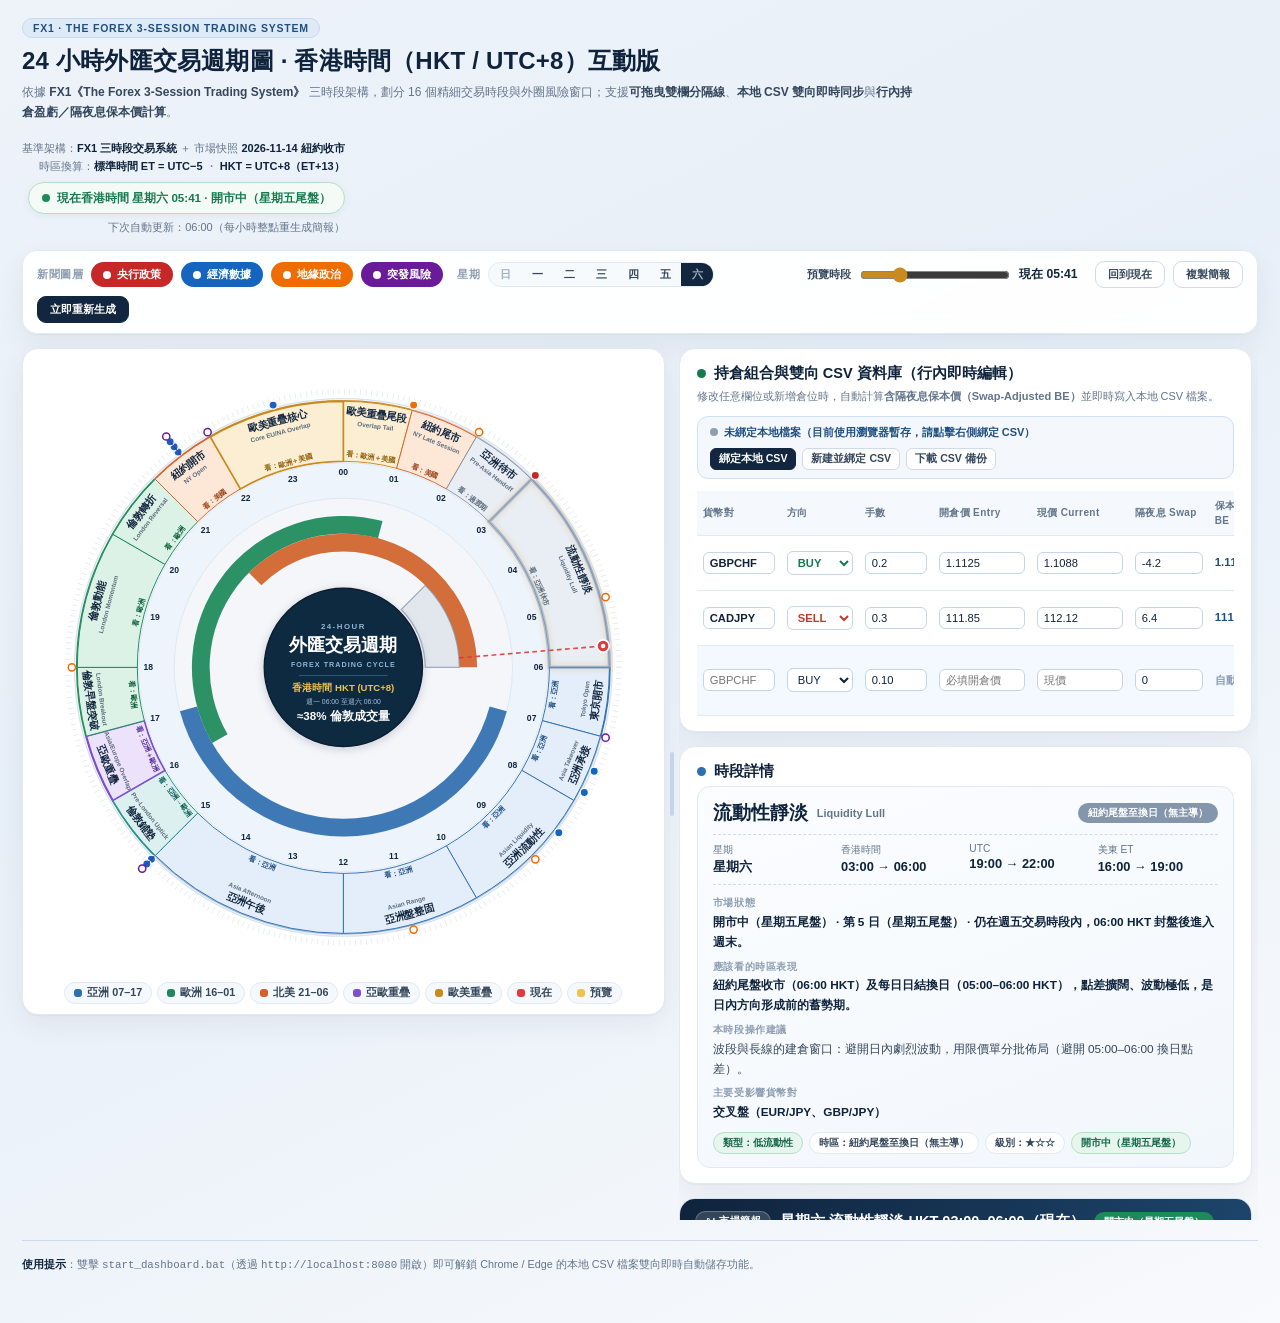
<file: fx1_24_hour_forex_cycle_portfolio_dashboard.html>
<!DOCTYPE html>
<html lang="zh-Hant">
<head>
  <meta charset="utf-8"/>
  <meta name="viewport" content="width=device-width,initial-scale=1"/>
  <title>24小時外匯交易週期圖 · 香港時間 HKT 互動版 | FX1   三時段交易系統</title>
  <style>
    :root {
      --bg1: #eef3f9;
      --bg2: #f8fafc;
      --card: #ffffff;
      --line: #e2e9f2;
      --line2: #cfdbe8;
      --ink: #0f233c;
      --ink2: #35475c;
      --ink3: #63758a;
      --muted: #8d9eb2;
      --shadow: 0 1px 2px rgba(15,35,60,.04), 0 10px 28px rgba(15,35,60,.06);
      --shadow-lg: 0 12px 32px rgba(15,35,60,.12);
      --left-width: 52%;
    }

    * { box-sizing: border-box; }
    html, body { margin: 0; padding: 0; scroll-behavior: smooth; }
    body {
      background: linear-gradient(155deg, var(--bg1) 0%, #e7eff8 42%, var(--bg2) 100%);
      color: var(--ink);
      font-family: "PingFang HK", "Noto Sans TC", "Microsoft JhengHei", "PingFang TC", "Hiragino Sans GB", "Segoe UI", sans-serif;
      -webkit-font-smoothing: antialiased;
    }

    .wrap { max-width: 1860px; margin: 0 auto; padding: 18px 22px 48px; }

    /* Header */
    header {
      display: flex; flex-wrap: wrap; align-items: flex-end; justify-content: space-between;
      gap: 16px; margin-bottom: 14px;
    }
    .title-badge {
      display: inline-flex; align-items: center; gap: 6px;
      font-size: 10.5px; font-weight: 800; letter-spacing: .8px;
      color: #1e4f80; background: #dfeaf7; border: 1px solid #c5daf2;
      padding: 3px 10px; border-radius: 999px; margin-bottom: 7px;
    }
    h1 { margin: 0; font-size: 24px; letter-spacing: .2px; font-weight: 800; color: var(--ink); }
    .sub { margin: 6px 0 0; color: var(--ink3); font-size: 12px; line-height: 1.65; max-width: 900px; }
    .sub b { color: var(--ink2); }
    .src { font-size: 11px; color: var(--ink3); text-align: right; line-height: 1.7; }
    .src b { color: var(--ink); }

    .nowchip {
      display: inline-flex; align-items: center; gap: 7px; background: #fff;
      border: 1px solid #f0c9c9; color: #c0392b; border-radius: 999px;
      padding: 5px 13px; font-size: 11.6px; font-weight: 800; margin-top: 6px;
      box-shadow: 0 2px 8px rgba(15,35,60,.05);
    }
    .nowchip i { width: 8px; height: 8px; border-radius: 50%; background: #e03a3a; display: inline-block; animation: pulse 2s infinite; }
    @keyframes pulse { 0%,100% { opacity: 1; transform: scale(1); } 50% { opacity: .3; transform: scale(.85); } }
    .nowchip.open { border-color: #b6dec8; color: #157a4e; background: #f4fbf7; }
    .nowchip.open i { background: #1c8a5a; }
    .nowchip.closed { border-color: #d4dce6; color: #516275; background: #f4f7fa; }
    .nowchip.closed i { background: #8496ab; animation: none; }
    .nowchip.roll { border-color: #ebd09e; color: #8f620f; background: #fffaf0; }
    .nowchip.roll i { background: #c98a1e; }

    /* Toolbar */
    .toolbar {
      display: flex; flex-wrap: wrap; gap: 8px; align-items: center;
      background: rgba(255,255,255,.94); backdrop-filter: blur(8px);
      border: 1px solid var(--line); border-radius: 15px; padding: 10px 14px;
      margin-bottom: 14px; box-shadow: var(--shadow);
    }
    .toolbar .lab { font-size: 10.6px; font-weight: 800; color: var(--muted); letter-spacing: .5px; }
    .chip {
      display: inline-flex; align-items: center; gap: 6px; font-size: 11.2px; font-weight: 700;
      border: 1px solid var(--line); background: #f7fafd; color: var(--ink2);
      border-radius: 999px; padding: 4px 11px; cursor: pointer; user-select: none; transition: .16s ease;
    }
    .chip:hover { transform: translateY(-1px); box-shadow: 0 2px 6px rgba(15,35,60,.08); }
    .chip.on { color: #fff; border-color: transparent; }
    .chip i { width: 8px; height: 8px; border-radius: 50%; display: inline-block; }
    .chip.off { opacity: .4; text-decoration: line-through; }

    .days { display: inline-flex; border: 1px solid var(--line); border-radius: 999px; overflow: hidden; background: #f7fafd; }
    .days button {
      border: 0; background: transparent; font: inherit; font-size: 11.2px; font-weight: 700;
      color: var(--ink2); padding: 4px 10px; cursor: pointer; min-width: 32px; transition: .15s;
    }
    .days button:hover { background: #e8f0f8; }
    .days button.on { background: #12263f; color: #fff; }
    .days button.off { color: #9fb0c2; }

    .btn {
      font: inherit; font-size: 11.2px; font-weight: 700; border: 1px solid var(--line2);
      background: #fff; color: var(--ink2); border-radius: 9px; padding: 5px 12px; cursor: pointer; transition: .15s;
    }
    .btn:hover { background: #f2f7fc; border-color: #9fb4cb; }
    .btn:active { transform: translateY(1px); }
    .btn.pri { background: #12263f; color: #fff; border-color: #12263f; }
    .btn.pri:hover { background: #1e3f66; }
    .btn.ok { background: #157a4e; color: #fff; border-color: #157a4e; }
    .btn.ok:hover { background: #11633f; }
    .btn.sm { padding: 3px 8px; font-size: 10.6px; border-radius: 6px; }
    .btn.danger { color: #c0392b; border-color: #f0c9c9; background: #fff8f8; }
    .btn.danger:hover { background: #fdeaea; }

    input[type=range] { accent-color: #c98a1e; width: 150px; cursor: pointer; }
    .scrub { display: flex; align-items: center; gap: 7px; font-size: 11.2px; color: var(--ink2); font-weight: 700; }
    .scrub b { font-family: "Inter", "Segoe UI", sans-serif; color: #12263f; font-size: 12.2px; min-width: 68px; }

    /* Main Resizable Flex Split Layout */
    .layout {
      display: flex;
      flex-direction: row;
      align-items: flex-start;
      width: 100%;
      position: relative;
    }

    .left-pane {
      flex: 0 0 var(--left-width);
      width: var(--left-width);
      min-width: 340px;
      max-width: 85%;
      position: sticky;
      top: 14px;
    }

    .left-pane .card {
      padding: 10px 12px;
    }

    /* Draggable Split Resizer */
    .split-resizer {
      flex: 0 0 14px;
      width: 14px;
      height: calc(100vh - 28px);
      position: sticky;
      top: 14px;
      z-index: 60;
      cursor: col-resize;
      display: flex;
      align-items: center;
      justify-content: center;
      user-select: none;
      touch-action: none;
    }
    .split-resizer::before {
      content: "";
      width: 4px;
      height: 64px;
      border-radius: 99px;
      background: #c5d4e6;
      transition: background .15s, height .15s, width .15s;
    }
    .split-resizer:hover::before,
    .split-resizer.dragging::before {
      background: #2f6fb0;
      height: 96px;
      width: 5px;
    }

    aside.right-pane {
      flex: 1 1 auto;
      min-width: 360px;
      position: sticky;
      top: 14px;
      max-height: calc(100vh - 28px);
      overflow-y: auto;
      padding-right: 6px;
      scroll-behavior: smooth;
      scrollbar-width: thin;
      scrollbar-color: #a5b8ce #e8eef5;
    }
    aside.right-pane::-webkit-scrollbar { width: 8px; }
    aside.right-pane::-webkit-scrollbar-track { background: #e8eef5; border-radius: 10px; }
    aside.right-pane::-webkit-scrollbar-thumb { background: #a5b8ce; border-radius: 10px; border: 2px solid #e8eef5; }
    aside.right-pane::-webkit-scrollbar-thumb:hover { background: #7e97b4; }

    .card { background: var(--card); border: 1px solid var(--line); border-radius: 16px; box-shadow: var(--shadow); padding: 15px 17px; }
    .card h2 { margin: 0 0 5px; font-size: 14.5px; font-weight: 800; display: flex; align-items: center; gap: 8px; flex-wrap: wrap; color: var(--ink); }
    .card .hint { margin: 0 0 10px; font-size: 11px; color: var(--ink3); line-height: 1.6; }

    /* Wheel & Enlarged Wheel Typography */
    .wheelwrap { position: relative; display: flex; justify-content: center; align-items: center; overflow: hidden; }
    #wheel { display: block; width: 100%; height: auto; max-width: none; max-height: calc(100vh - 96px); margin: 0 auto; user-select: none; }
    .wedge { transition: opacity .15s ease; outline: none; }
    .wedge:focus-visible { opacity: .75; }

    /* Larger readable fonts inside the wheel */
    #wheel .w-zh { font-size: 15.2px !important; font-weight: 800 !important; letter-spacing: .3px; }
    #wheel .w-en { font-size: 9.4px !important; font-weight: 700 !important; }
    #wheel .w-tz { font-size: 10.6px !important; font-weight: 800 !important; }
    #wheel .w-hr { font-size: 12.6px !important; font-weight: 800 !important; }
    #wheel .hub-title { font-size: 27px !important; }
    #wheel .hub-sub { font-size: 14px !important; }
    #wheel .hub-stat { font-size: 17px !important; }

    .legend { display: flex; flex-wrap: wrap; gap: 5px; justify-content: center; margin-top: 6px; }
    .legend span {
      display: inline-flex; align-items: center; gap: 5px; font-size: 10.8px; font-weight: 700;
      color: var(--ink2); background: #f5f9fd; border: 1px solid var(--line); border-radius: 999px; padding: 3px 9px;
    }
    .legend i { width: 8px; height: 8px; border-radius: 3px; display: inline-block; }

    #tip {
      position: absolute; pointer-events: none; background: rgba(16,38,63,.96); backdrop-filter: blur(6px);
      color: #fff; font-size: 11.6px; line-height: 1.6; padding: 9px 12px; border-radius: 10px;
      max-width: 320px; opacity: 0; transition: opacity .12s; z-index: 80;
      box-shadow: 0 10px 26px rgba(10,25,45,.32); border: 1px solid rgba(255,255,255,.12);
    }
    #tip b { color: #f4c756; }

    /* CSV & Portfolio Manager Bar */
    .csv-bar {
      display: flex; flex-wrap: wrap; align-items: center; justify-content: space-between; gap: 8px;
      background: #f4f8fd; border: 1px solid #cfe0f2; border-radius: 11px; padding: 8px 12px; margin-bottom: 12px;
    }
    .csv-status { font-size: 11px; font-weight: 700; color: #1e4f80; display: flex; align-items: center; gap: 6px; }
    .csv-dot { width: 8px; height: 8px; border-radius: 50%; background: #8d9eb2; display: inline-block; }
    .csv-dot.linked { background: #1c8a5a; box-shadow: 0 0 0 3px rgba(28,138,90,.18); }

    /* Inline Portfolio Table Inputs */
    .pf-table input, .pf-table select {
      width: 100%; min-width: 58px; padding: 4px 6px; font-size: 11.2px; font-family: inherit;
      border: 1px solid #c5d4e6; border-radius: 6px; background: #fff; color: var(--ink);
    }
    .pf-table input:focus, .pf-table select:focus { outline: none; border-color: #2f6fb0; box-shadow: 0 0 0 2px rgba(47,111,176,.15); }
    .pf-add-row { background: #f4f9ff !important; }
    .pnl-pos { color: #157a4e; font-weight: 800; }
    .pnl-neg { color: #c0392b; font-weight: 800; }

    /* Custom Notification Banner */
    .toast-msg {
      display: none;
      margin-bottom: 10px;
      padding: 8px 12px;
      border-radius: 9px;
      background: #fdeaea;
      border: 1px solid #f0c9c9;
      color: #c0392b;
      font-size: 11.4px;
      font-weight: 700;
    }
    .toast-msg.show { display: block; }

    /* Readout Box */
    .readout {
      border-radius: 13px; border: 1px solid var(--line);
      background: linear-gradient(160deg, #fbfdff, #f2f7fc); padding: 13px 15px;
    }
    .readout .rt-top { display: flex; align-items: center; gap: 9px; flex-wrap: wrap; }
    .readout .rt-zh { font-size: 18.5px; font-weight: 800; color: var(--ink); }
    .readout .rt-en { font-size: 11px; color: var(--ink3); font-weight: 700; }
    .readout .rt-badge { margin-left: auto; font-size: 10.4px; font-weight: 800; color: #fff; border-radius: 999px; padding: 3px 10px; }
    .rt-time {
      display: grid; grid-template-columns: repeat(4, 1fr); gap: 8px;
      margin: 9px 0 10px; padding: 8px 0; border-top: 1px dashed var(--line2); border-bottom: 1px dashed var(--line2);
    }
    .rt-time div { font-size: 10.2px; color: var(--ink3); }
    .rt-time b { display: block; font-size: 12.8px; color: var(--ink); font-weight: 800; font-family: "Inter", "Segoe UI", sans-serif; margin-top: 2px; }
    .rt-line { font-size: 11.8px; line-height: 1.68; color: var(--ink2); margin: 6px 0; }
    .rt-line b { color: var(--ink); }
    .rt-line .lbl { color: var(--muted); font-size: 10px; font-weight: 800; letter-spacing: .6px; display: block; margin-bottom: 1px; }
    .pillset { display: flex; gap: 6px; flex-wrap: wrap; margin-top: 9px; }
    .pill { font-size: 10.3px; font-weight: 700; border-radius: 999px; padding: 3px 9px; border: 1px solid var(--line); background: #fff; color: var(--ink2); }
    .pill.on { background: #e6f6ed; border-color: #b8dec9; color: #14664a; }
    .pill.off { background: #f1f4f8; color: #6b7c90; }
    .pill.warn { background: #fff3e2; border-color: #f0d3a8; color: #8f620f; }

    /* AI Briefing Panel */
    .ai {
      border-radius: 16px; border: 1px solid #d5e2f0;
      background: linear-gradient(165deg, #fbfdff 0%, #eef4fb 100%);
      overflow: hidden; margin-bottom: 14px; box-shadow: var(--shadow);
    }
    .ai-head {
      display: flex; flex-wrap: wrap; align-items: center; gap: 9px; padding: 12px 15px;
      background: linear-gradient(105deg, #0f233c, #1d456b); color: #fff;
    }
    .ai-head .tag {
      font-size: 9.8px; background: rgba(255,255,255,.15); border: 1px solid rgba(255,255,255,.25);
      border-radius: 999px; padding: 3px 9px; font-weight: 800; letter-spacing: .6px;
    }
    .ai-head h3 { margin: 0; font-size: 14.5px; font-weight: 800; }
    .ai-head .rt { font-size: 10.2px; color: #b2cde6; font-weight: 600; margin-left: auto; text-align: right; line-height: 1.4; }
    .ai-status { font-size: 10.2px; font-weight: 800; border-radius: 999px; padding: 3px 10px; }
    .st-open { background: #1c8a5a; color: #fff; } .st-closed { background: #5b6b7d; color: #fff; } .st-roll { background: #c98a1e; color: #fff; }
    .ai-body { padding: 14px 15px; }
    .ai-grid { display: grid; grid-template-columns: repeat(auto-fit, minmax(235px, 1fr)); gap: 10px; }
    .ai-box { border: 1px solid var(--line); border-radius: 12px; padding: 10px 12px; background: #fff; }
    .ai-box .h { display: flex; align-items: center; gap: 6px; font-size: 11.3px; font-weight: 800; color: var(--ink); margin-bottom: 4px; }
    .ai-box p { margin: 0; font-size: 11.5px; line-height: 1.7; color: var(--ink2); }
    .ai-box.closed { background: #f7f9fc; border-style: dashed; }
    .ai-act {
      margin-top: 10px; border-radius: 11px; border: 1px solid #eedaa8;
      background: #fffaf0; padding: 10px 12px; font-size: 11.6px; line-height: 1.68; color: #543e12;
    }
    .ai-act b { color: #8f620f; }
    .ai-up {
      margin-top: 9px; font-size: 11.2px; color: var(--ink2); line-height: 1.68;
      background: #f5f9fd; border: 1px dashed var(--line2); border-radius: 10px; padding: 9px 11px;
    }
    .ai-day {
      border-radius: 11px; border-left: 4px solid #2f6fb0; background: #ebf3fc;
      padding: 10px 12px; font-size: 11.6px; line-height: 1.68; color: #223c59;
    }
    .ai-day p { margin: 4px 0 0; }
    .ai-day-top { display: flex; align-items: center; justify-content: space-between; gap: 8px; flex-wrap: wrap; }
    .ai-day .dh { font-weight: 800; font-size: 12.2px; color: #0f233c; }
    .ai-day .dt { font-size: 10.2px; font-weight: 800; color: #fff; background: #2f6fb0; border-radius: 999px; padding: 2px 9px; }

    /* Tables */
    table { width: 100%; border-collapse: collapse; font-size: 11.4px; }
    th, td { padding: 7px 6px; border-bottom: 1px solid var(--line); text-align: left; vertical-align: middle; line-height: 1.5; }
    th { font-size: 10px; color: var(--ink3); font-weight: 800; letter-spacing: .4px; background: #f5f9fd; }
    tbody tr:hover { background: #f9fcff; }
    td b { color: var(--ink); }
    .num { font-family: "Inter", "Segoe UI", sans-serif; font-weight: 700; white-space: nowrap; }
    .sdot { display: inline-block; width: 8px; height: 8px; border-radius: 50%; margin-right: 5px; vertical-align: 1px; }
    .lvl { color: #c98a1e; white-space: nowrap; letter-spacing: 1px; font-weight: 700; }
    .table-wrap { overflow-x: auto; }
    .row-active { background: #eaf3fd !important; }

    footer { margin-top: 20px; font-size: 10.8px; color: var(--ink3); line-height: 1.8; border-top: 1px solid var(--line2); padding-top: 14px; }
    footer b { color: var(--ink); }

    @media (max-width: 1100px) {
      .layout { flex-direction: column; }
      .left-pane, aside.right-pane { position: static; width: 100% !important; flex: none !important; max-width: 100%; max-height: none; overflow: visible; }
      .split-resizer { display: none; }
      .src { text-align: left; }
    }
  </style>
</head>
<body>
<div class="wrap">
  <header>
    <div>
      <div class="title-badge">FX1 · THE FOREX 3-SESSION TRADING SYSTEM</div>
      <h1>24 小時外匯交易週期圖 · 香港時間（HKT / UTC+8）互動版</h1>
      <p class="sub">依據 <b>FX1《The Forex 3-Session Trading System》</b> 三時段架構，劃分 16 個精細交易時段與外圈風險窗口；支援<b>可拖曳雙欄分隔線</b>、<b>本地 CSV 雙向即時同步</b>與<b>行內持倉盈虧／隔夜息保本價計算</b>。</p>
    </div>
    <div class="src">
      基準架構：<b>FX1 三時段交易系統</b> ＋ 市場快照 <b>2026-11-14 紐約收市</b><br/>
      時區換算：<b>標準時間 ET = UTC−5</b> ・ <b>HKT = UTC+8（ET+13）</b>
      <div><span class="nowchip" id="nowChip"><i></i><span id="nowTxt">載入時間中…</span></span></div>
      <div style="margin-top:4px" id="nextTxt">下次自動更新：—</div>
    </div>
  </header>

  <div class="toolbar">
    <span class="lab">新聞圖層</span>
    <span class="chip on" data-cat="cb" style="background:#c62828"><i style="background:#fff"></i>央行政策</span>
    <span class="chip on" data-cat="data" style="background:#1565c0"><i style="background:#fff"></i>經濟數據</span>
    <span class="chip on" data-cat="geo" style="background:#ef6c00"><i style="background:#fff"></i>地緣政治</span>
    <span class="chip on" data-cat="brk" style="background:#6a1b9a"><i style="background:#fff"></i>突發風險</span>
    <span class="lab" style="margin-left:6px">星期</span>
    <span class="days" id="dayBtns"></span>
    <span style="flex:1"></span>
    <span class="scrub">預覽時段 <input type="range" id="scrub" min="0" max="1439" value="0" step="5"/><b id="scrubLbl">現在</b></span>
    <button class="btn" id="btnNow">回到現在</button>
    <button class="btn" id="btnCopy">複製簡報</button>
    <button class="btn pri" id="btnRefresh">立即重新生成</button>
  </div>

  <div class="layout" id="mainLayout">
    <!-- Left Pane: 24H Interactive Cycle Wheel -->
    <section class="left-pane" id="leftPane">
      <div class="card">
        <div class="wheelwrap" id="wheelWrap">
          <svg id="wheel" viewBox="-52 -52 904 904" role="img" aria-label="24小時外匯交易週期圖（香港時間 HKT）">
            <defs>
              <filter id="soft" x="-30%" y="-30%" width="160%" height="160%">
                <feDropShadow dx="0" dy="3" stdDeviation="6" flood-color="#0b2545" flood-opacity="0.18"/>
              </filter>
              <filter id="act" x="-30%" y="-30%" width="160%" height="160%">
                <feDropShadow dx="0" dy="0" stdDeviation="5" flood-color="#c98a1e" flood-opacity="0.55"/>
              </filter>
            </defs>
            <circle cx="400" cy="400" r="394" fill="#fbfdff" stroke="#d9e2ee" stroke-width="2"/>

            <!-- 16 Wedges -->
            <g class="wedge" data-i="0" tabindex="0"><title>歐美重疊尾段 Overlap Tail｜HKT 00:00–01:00</title>
              <path d="M400,10 A390,390 0 0 1 500.94,23.29 L478.16,108.29 A302,302 0 0 0 400,98 Z" fill="#fbeed2" stroke="#c98a1e" stroke-width="1.4"/>
              <path d="M400,8 A392,392 0 0 1 501.46,21.36 L500.94,23.29 A390,390 0 0 0 400,10 Z" fill="#c98a1e" opacity="0.95"/>
              <text class="w-tz" transform="translate(440.59,91.66) rotate(7.5)" text-anchor="middle" dominant-baseline="central" font-size="10.6" font-weight="800" fill="#8f620f">看：歐洲＋美國</text>
              <text class="w-zh" transform="translate(448.82,29.2) rotate(7.5)" text-anchor="middle" dominant-baseline="central" font-size="15.2" font-weight="800" fill="#12263f">歐美重疊尾段</text>
              <text class="w-en" transform="translate(446.86,46.07) rotate(7.5)" text-anchor="middle" dominant-baseline="central" font-size="9.4" font-weight="700" fill="#5b6b7d">Overlap Tail</text>
            </g>

            <g class="wedge" data-i="1" tabindex="0"><title>紐約尾市 NY Late Session｜HKT 01:00–02:00</title>
              <path d="M500.94,23.29 A390,390 0 0 1 595,62.25 L551,138.46 A302,302 0 0 0 478.16,108.29 Z" fill="#fde8d8" stroke="#d1622a" stroke-width="1.4"/>
              <path d="M501.46,21.36 A392,392 0 0 1 596,60.52 L595,62.25 A390,390 0 0 0 500.94,23.29 Z" fill="#d1622a" opacity="0.45"/>
              <text class="w-tz" transform="translate(519.01,112.67) rotate(22.5)" text-anchor="middle" dominant-baseline="central" font-size="10.6" font-weight="800" fill="#9c4519">看：美國</text>
              <text class="w-zh" transform="translate(543.12,54.47) rotate(22.5)" text-anchor="middle" dominant-baseline="central" font-size="15.2" font-weight="800" fill="#12263f">紐約尾市</text>
              <text class="w-en" transform="translate(536.6,70.1) rotate(22.5)" text-anchor="middle" dominant-baseline="central" font-size="9.4" font-weight="700" fill="#5b6b7d">NY Late Session</text>
            </g>

            <g class="wedge" data-i="2" tabindex="0"><title>亞洲待市 Pre-Asia Handoff｜HKT 02:00–03:00</title>
              <path d="M595,62.25 A390,390 0 0 1 675.77,124.23 L613.55,186.45 A302,302 0 0 0 551,138.46 Z" fill="#e9eef4" stroke="#8496ab" stroke-width="1.4"/>
              <path d="M596,60.52 A392,392 0 0 1 677.19,122.81 L675.77,124.23 A390,390 0 0 0 595,62.25 Z" fill="#8496ab" opacity="0.45"/>
              <text class="w-tz" transform="translate(589.32,153.27) rotate(37.5)" text-anchor="middle" dominant-baseline="central" font-size="10.6" font-weight="800" fill="#5b6b7d">看：過渡期</text>
              <text class="w-zh" transform="translate(627.68,103.29) rotate(37.5)" text-anchor="middle" dominant-baseline="central" font-size="15.2" font-weight="800" fill="#12263f">亞洲待市</text>
              <text class="w-en" transform="translate(617.3,116.8) rotate(37.5)" text-anchor="middle" dominant-baseline="central" font-size="9.4" font-weight="700" fill="#5b6b7d">Pre-Asia Handoff</text>
            </g>

            <g class="wedge" data-i="3" tabindex="0"><title>流動性靜淡 Liquidity Lull｜HKT 03:00–06:00</title>
              <path d="M675.77,124.23 A390,390 0 0 1 790,400 L702,400 A302,302 0 0 0 613.55,186.45 Z" fill="#e9eef4" stroke="#8496ab" stroke-width="1.4"/>
              <path d="M677.19,122.81 A392,392 0 0 1 792,400 L790,400 A390,390 0 0 0 675.77,124.23 Z" fill="#8496ab" opacity="0.45"/>
              <text class="w-tz" transform="translate(687.33,280.99) rotate(67.5)" text-anchor="middle" dominant-baseline="central" font-size="10.6" font-weight="800" fill="#5b6b7d">看：亞洲休市</text>
              <text class="w-zh" transform="translate(745.53,256.88) rotate(67.5)" text-anchor="middle" dominant-baseline="central" font-size="15.2" font-weight="800" fill="#12263f">流動性靜淡</text>
              <text class="w-en" transform="translate(729.8,263.4) rotate(67.5)" text-anchor="middle" dominant-baseline="central" font-size="9.4" font-weight="700" fill="#5b6b7d">Liquidity Lull</text>
            </g>

            <g class="wedge" data-i="4" tabindex="0"><title>東京開市 Tokyo Open｜HKT 06:00–07:00</title>
              <path d="M790,400 A390,390 0 0 1 776.71,500.94 L691.71,478.16 A302,302 0 0 0 702,400 Z" fill="#e4eefa" stroke="#2f6fb0" stroke-width="1.4"/>
              <path d="M792,400 A392,392 0 0 1 778.64,501.46 L776.71,500.94 A390,390 0 0 0 790,400 Z" fill="#2f6fb0" opacity="0.95"/>
              <text class="w-tz" transform="translate(708.34,440.59) rotate(277.5)" text-anchor="middle" dominant-baseline="central" font-size="10.6" font-weight="800" fill="#1e4f80">看：亞洲</text>
              <text class="w-zh" transform="translate(770.8,448.82) rotate(277.5)" text-anchor="middle" dominant-baseline="central" font-size="15.2" font-weight="800" fill="#12263f">東京開市</text>
              <text class="w-en" transform="translate(753.9,446.6) rotate(277.5)" text-anchor="middle" dominant-baseline="central" font-size="9.4" font-weight="700" fill="#5b6b7d">Tokyo Open</text>
            </g>

            <g class="wedge" data-i="5" tabindex="0"><title>亞洲承接 Asia Takeover｜HKT 07:00–08:00</title>
              <path d="M776.71,500.94 A390,390 0 0 1 737.75,595 L661.54,551 A302,302 0 0 0 691.71,478.16 Z" fill="#e4eefa" stroke="#2f6fb0" stroke-width="1.4"/>
              <path d="M778.64,501.46 A392,392 0 0 1 739.48,596 L737.75,595 A390,390 0 0 0 776.71,500.94 Z" fill="#2f6fb0" opacity="0.45"/>
              <text class="w-tz" transform="translate(687.33,519.01) rotate(292.5)" text-anchor="middle" dominant-baseline="central" font-size="10.6" font-weight="800" fill="#1e4f80">看：亞洲</text>
              <text class="w-zh" transform="translate(745.53,543.12) rotate(292.5)" text-anchor="middle" dominant-baseline="central" font-size="15.2" font-weight="800" fill="#12263f">亞洲承接</text>
              <text class="w-en" transform="translate(729.8,536.6) rotate(292.5)" text-anchor="middle" dominant-baseline="central" font-size="9.4" font-weight="700" fill="#5b6b7d">Asia Takeover</text>
            </g>

            <g class="wedge" data-i="6" tabindex="0"><title>亞洲流動性 Asian Liquidity｜HKT 08:00–10:00</title>
              <path d="M737.75,595 A390,390 0 0 1 595,737.75 L551,661.54 A302,302 0 0 0 661.54,551 Z" fill="#e4eefa" stroke="#2f6fb0" stroke-width="1.4"/>
              <path d="M739.48,596 A392,392 0 0 1 596,739.48 L595,737.75 A390,390 0 0 0 737.75,595 Z" fill="#2f6fb0" opacity="0.45"/>
              <text class="w-tz" transform="translate(619.91,619.91) rotate(315)" text-anchor="middle" dominant-baseline="central" font-size="10.6" font-weight="800" fill="#1e4f80">看：亞洲</text>
              <text class="w-zh" transform="translate(664.46,664.46) rotate(315)" text-anchor="middle" dominant-baseline="central" font-size="15.2" font-weight="800" fill="#12263f">亞洲流動性</text>
              <text class="w-en" transform="translate(652.4,652.4) rotate(315)" text-anchor="middle" dominant-baseline="central" font-size="9.4" font-weight="700" fill="#5b6b7d">Asian Liquidity</text>
            </g>

            <g class="wedge" data-i="7" tabindex="0"><title>亞洲盤整固 Asian Range｜HKT 10:00–12:00</title>
              <path d="M595,737.75 A390,390 0 0 1 400,790 L400,702 A302,302 0 0 0 551,661.54 Z" fill="#e4eefa" stroke="#2f6fb0" stroke-width="1.4"/>
              <path d="M596,739.48 A392,392 0 0 1 400,792 L400,790 A390,390 0 0 0 595,737.75 Z" fill="#2f6fb0" opacity="0.45"/>
              <text class="w-tz" transform="translate(480.49,700.4) rotate(345)" text-anchor="middle" dominant-baseline="central" font-size="10.6" font-weight="800" fill="#1e4f80">看：亞洲</text>
              <text class="w-zh" transform="translate(496.8,761.26) rotate(345)" text-anchor="middle" dominant-baseline="central" font-size="15.2" font-weight="800" fill="#12263f">亞洲盤整固</text>
              <text class="w-en" transform="translate(492.4,744.8) rotate(345)" text-anchor="middle" dominant-baseline="central" font-size="9.4" font-weight="700" fill="#5b6b7d">Asian Range</text>
            </g>

            <g class="wedge" data-i="8" tabindex="0"><title>亞洲午後 Asia Afternoon｜HKT 12:00–15:00</title>
              <path d="M400,790 A390,390 0 0 1 124.23,675.77 L186.45,613.55 A302,302 0 0 0 400,702 Z" fill="#e4eefa" stroke="#2f6fb0" stroke-width="1.4"/>
              <path d="M400,792 A392,392 0 0 1 122.81,677.19 L124.23,675.77 A390,390 0 0 0 400,790 Z" fill="#2f6fb0" opacity="0.45"/>
              <text class="w-tz" transform="translate(280.99,687.33) rotate(382.5)" text-anchor="middle" dominant-baseline="central" font-size="10.6" font-weight="800" fill="#1e4f80">看：亞洲</text>
              <text class="w-zh" transform="translate(256.88,745.53) rotate(382.5)" text-anchor="middle" dominant-baseline="central" font-size="15.2" font-weight="800" fill="#12263f">亞洲午後</text>
              <text class="w-en" transform="translate(263.4,729.8) rotate(382.5)" text-anchor="middle" dominant-baseline="central" font-size="9.4" font-weight="700" fill="#5b6b7d">Asia Afternoon</text>
            </g>

            <g class="wedge" data-i="9" tabindex="0"><title>倫敦鋪墊 Pre-London Uptick｜HKT 15:00–16:00</title>
              <path d="M124.23,675.77 A390,390 0 0 1 62.25,595 L138.46,551 A302,302 0 0 0 186.45,613.55 Z" fill="#dcf1ef" stroke="#1f8f86" stroke-width="1.4"/>
              <path d="M122.81,677.19 A392,392 0 0 1 60.52,596 L62.25,595 A390,390 0 0 0 124.23,675.77 Z" fill="#1f8f86" opacity="0.95"/>
              <text class="w-tz" transform="translate(153.27,589.32) rotate(412.5)" text-anchor="middle" dominant-baseline="central" font-size="10.6" font-weight="800" fill="#0f5f59">看：亞洲→歐洲</text>
              <text class="w-zh" transform="translate(103.29,627.68) rotate(412.5)" text-anchor="middle" dominant-baseline="central" font-size="15.2" font-weight="800" fill="#12263f">倫敦鋪墊</text>
              <text class="w-en" transform="translate(116.8,617.3) rotate(412.5)" text-anchor="middle" dominant-baseline="central" font-size="9.4" font-weight="700" fill="#5b6b7d">Pre-London Uptick</text>
            </g>

            <g class="wedge" data-i="10" tabindex="0"><title>亞歐重疊 Asia/Europe Overlap｜HKT 16:00–17:00</title>
              <path d="M62.25,595 A390,390 0 0 1 23.29,500.94 L108.29,478.16 A302,302 0 0 0 138.46,551 Z" fill="#ece2fb" stroke="#7b4fd0" stroke-width="2.5"/>
              <path d="M60.52,596 A392,392 0 0 1 21.36,501.46 L23.29,500.94 A390,390 0 0 0 62.25,595 Z" fill="#7b4fd0" opacity="0.95"/>
              <text class="w-tz" transform="translate(112.67,519.01) rotate(427.5)" text-anchor="middle" dominant-baseline="central" font-size="10.6" font-weight="800" fill="#57349b">看：亞洲＋歐洲</text>
              <text class="w-zh" transform="translate(54.47,543.12) rotate(427.5)" text-anchor="middle" dominant-baseline="central" font-size="15.2" font-weight="800" fill="#12263f">亞歐重疊</text>
              <text class="w-en" transform="translate(70.1,536.6) rotate(427.5)" text-anchor="middle" dominant-baseline="central" font-size="9.4" font-weight="700" fill="#5b6b7d">Asia/Europe Overlap</text>
            </g>

            <g class="wedge" data-i="11" tabindex="0"><title>倫敦早盤突破 London Breakout｜HKT 17:00–18:00</title>
              <path d="M23.29,500.94 A390,390 0 0 1 10,400 L98,400 A302,302 0 0 0 108.29,478.16 Z" fill="#dcf2e6" stroke="#1c8a5a" stroke-width="1.4"/>
              <path d="M21.36,501.46 A392,392 0 0 1 8,400 L10,400 A390,390 0 0 0 23.29,500.94 Z" fill="#1c8a5a" opacity="0.95"/>
              <text class="w-tz" transform="translate(91.66,440.59) rotate(442.5)" text-anchor="middle" dominant-baseline="central" font-size="10.6" font-weight="800" fill="#0f5f3d">看：歐洲</text>
              <text class="w-zh" transform="translate(29.2,448.82) rotate(442.5)" text-anchor="middle" dominant-baseline="central" font-size="15.2" font-weight="800" fill="#12263f">倫敦早盤突破</text>
              <text class="w-en" transform="translate(46.1,446.6) rotate(442.5)" text-anchor="middle" dominant-baseline="central" font-size="9.4" font-weight="700" fill="#5b6b7d">London Breakout</text>
            </g>

            <g class="wedge" data-i="12" tabindex="0"><title>倫敦動能 London Momentum｜HKT 18:00–20:00</title>
              <path d="M10,400 A390,390 0 0 1 62.25,205 L138.46,249 A302,302 0 0 0 98,400 Z" fill="#dcf2e6" stroke="#1c8a5a" stroke-width="1.4"/>
              <path d="M8,400 A392,392 0 0 1 60.52,204 L62.25,205 A390,390 0 0 0 10,400 Z" fill="#1c8a5a" opacity="0.95"/>
              <text class="w-tz" transform="translate(99.6,319.51) rotate(285)" text-anchor="middle" dominant-baseline="central" font-size="10.6" font-weight="800" fill="#0f5f3d">看：歐洲</text>
              <text class="w-zh" transform="translate(38.74,303.2) rotate(285)" text-anchor="middle" dominant-baseline="central" font-size="15.2" font-weight="800" fill="#12263f">倫敦動能</text>
              <text class="w-en" transform="translate(55.2,307.6) rotate(285)" text-anchor="middle" dominant-baseline="central" font-size="9.4" font-weight="700" fill="#5b6b7d">London Momentum</text>
            </g>

            <g class="wedge" data-i="13" tabindex="0"><title>倫敦轉折 London Reversal｜HKT 20:00–21:00</title>
              <path d="M62.25,205 A390,390 0 0 1 124.23,124.23 L186.45,186.45 A302,302 0 0 0 138.46,249 Z" fill="#dcf2e6" stroke="#1c8a5a" stroke-width="1.4"/>
              <path d="M60.52,204 A392,392 0 0 1 122.81,122.81 L124.23,124.23 A390,390 0 0 0 62.25,205 Z" fill="#1c8a5a" opacity="0.95"/>
              <text class="w-tz" transform="translate(153.27,210.68) rotate(307.5)" text-anchor="middle" dominant-baseline="central" font-size="10.6" font-weight="800" fill="#0f5f3d">看：歐洲</text>
              <text class="w-zh" transform="translate(103.29,172.32) rotate(307.5)" text-anchor="middle" dominant-baseline="central" font-size="15.2" font-weight="800" fill="#12263f">倫敦轉折</text>
              <text class="w-en" transform="translate(116.8,182.7) rotate(307.5)" text-anchor="middle" dominant-baseline="central" font-size="9.4" font-weight="700" fill="#5b6b7d">London Reversal</text>
            </g>

            <g class="wedge" data-i="14" tabindex="0"><title>紐約開市 NY Open｜HKT 21:00–22:00</title>
              <path d="M124.23,124.23 A390,390 0 0 1 205,62.25 L249,138.46 A302,302 0 0 0 186.45,186.45 Z" fill="#fde8d8" stroke="#d1622a" stroke-width="1.4"/>
              <path d="M122.81,122.81 A392,392 0 0 1 204,60.52 L205,62.25 A390,390 0 0 0 124.23,124.23 Z" fill="#d1622a" opacity="0.95"/>
              <text class="w-tz" transform="translate(210.68,153.27) rotate(322.5)" text-anchor="middle" dominant-baseline="central" font-size="10.6" font-weight="800" fill="#9c4519">看：美國</text>
              <text class="w-zh" transform="translate(172.32,103.29) rotate(322.5)" text-anchor="middle" dominant-baseline="central" font-size="15.2" font-weight="800" fill="#12263f">紐約開市</text>
              <text class="w-en" transform="translate(182.7,116.8) rotate(322.5)" text-anchor="middle" dominant-baseline="central" font-size="9.4" font-weight="700" fill="#5b6b7d">NY Open</text>
            </g>

            <g class="wedge" data-i="15" tabindex="0"><title>歐美重疊核心 Core EU/NA Overlap｜HKT 22:00–24:00</title>
              <path d="M205,62.25 A390,390 0 0 1 400,10 L400,98 A302,302 0 0 0 249,138.46 Z" fill="#fbeed2" stroke="#c98a1e" stroke-width="2.5"/>
              <path d="M204,60.52 A392,392 0 0 1 400,8 L400,10 A390,390 0 0 0 205,62.25 Z" fill="#c98a1e" opacity="0.95"/>
              <text class="w-tz" transform="translate(319.51,99.6) rotate(345)" text-anchor="middle" dominant-baseline="central" font-size="10.6" font-weight="800" fill="#8f620f">看：歐洲＋美國</text>
              <text class="w-zh" transform="translate(303.2,38.74) rotate(345)" text-anchor="middle" dominant-baseline="central" font-size="15.2" font-weight="800" fill="#12263f">歐美重疊核心</text>
              <text class="w-en" transform="translate(307.6,55.2) rotate(345)" text-anchor="middle" dominant-baseline="central" font-size="9.4" font-weight="700" fill="#5b6b7d">Core EU/NA Overlap</text>
            </g>

            <!-- Inner Rings & Session Arcs -->
            <circle cx="400" cy="400" r="300" fill="#eef4fb" stroke="#dbe4ef" stroke-width="1.2"/>
            <circle cx="400" cy="400" r="248" fill="#f4f6f9" stroke="#dbe4ef" stroke-width="1.2"/>
            <path d="M639.55,464.19 A248,248 0 0 1 160.45,464.19 L185.56,457.46 A222,222 0 0 0 614.44,457.46 Z" fill="#2f6fb0" opacity="0.92"/>
            <path d="M207.74,511 A222,222 0 0 1 457.46,185.56 L450.73,210.68 A196,196 0 0 0 230.26,498 Z" fill="#1c8a5a" opacity="0.92"/>
            <path d="M261.41,261.41 A196,196 0 0 1 596,400 L570,400 A170,170 0 0 0 279.79,279.79 Z" fill="#d1622a" opacity="0.92"/>

            <!-- Hour Markers -->
            <g class="w-hr" font-family="'Inter','Segoe UI',sans-serif" text-anchor="middle" dominant-baseline="central" font-size="12.6" font-weight="800" fill="#12263f">
              <text x="400" y="114">00</text><text x="474" y="124">01</text><text x="543" y="152">02</text>
              <text x="602" y="198">03</text><text x="648" y="257">04</text><text x="676" y="326">05</text>
              <text x="686" y="400">06</text><text x="676" y="474">07</text><text x="648" y="543">08</text>
              <text x="602" y="602">09</text><text x="543" y="648">10</text><text x="474" y="676">11</text>
              <text x="400" y="686">12</text><text x="326" y="676">13</text><text x="257" y="648">14</text>
              <text x="198" y="602">15</text><text x="152" y="543">16</text><text x="124" y="474">17</text>
              <text x="114" y="400">18</text><text x="124" y="326">19</text><text x="152" y="257">20</text>
              <text x="198" y="198">21</text><text x="257" y="152">22</text><text x="326" y="124">23</text>
            </g>

            <!-- Center Hub -->
            <circle cx="400" cy="400" r="116" fill="#102941" stroke="#0a1c2e" stroke-width="2" filter="url(#soft)"/>
            <text x="400" y="344" text-anchor="middle" font-size="11.5" font-weight="700" fill="#8fb6d8" letter-spacing="2.2">24-HOUR</text>
            <text class="hub-title" x="400" y="376" text-anchor="middle" font-size="27" font-weight="800" fill="#ffffff">外匯交易週期</text>
            <text x="400" y="399" text-anchor="middle" font-size="10.5" font-weight="700" fill="#8fb6d8" letter-spacing="1.5">FOREX TRADING CYCLE</text>
            <line x1="335" y1="412" x2="465" y2="412" stroke="#3d6c96" stroke-width="1"/>
            <text class="hub-sub" x="400" y="434" text-anchor="middle" font-size="14" font-weight="800" fill="#f2c14e">香港時間 HKT (UTC+8)</text>
            <text x="400" y="454" text-anchor="middle" font-size="10" fill="#a8c4de">週一 06:00 至週六 06:00</text>
            <text class="hub-stat" x="400" y="477" text-anchor="middle" font-size="17" font-weight="800" fill="#ffffff">≈38% 倫敦成交量</text>

            <g id="activeSeg" opacity="0"></g>
            <circle cx="400" cy="400" r="404" fill="none" stroke="#dde5ef" stroke-width="8" stroke-dasharray="1 7" opacity="0.9"/>
            <g id="eventLayer"></g>
            <g id="nowMarker"></g>
            <g id="previewMarker"></g>
          </svg>
          <div id="tip"></div>
        </div>
        <div class="legend">
          <span><i style="background:#2f6fb0"></i>亞洲 07–17</span>
          <span><i style="background:#1c8a5a"></i>歐洲 16–01</span>
          <span><i style="background:#d1622a"></i>北美 21–06</span>
          <span><i style="background:#7b4fd0"></i>亞歐重疊</span>
          <span><i style="background:#c98a1e"></i>歐美重疊</span>
          <span><i style="background:#e03a3a"></i>現在</span>
          <span><i style="background:#f2c14e"></i>預覽</span>
        </div>
      </div>
    </section>

    <!-- Draggable Split Resizer -->
    <div class="split-resizer" id="splitResizer" title="左右拖曳調整圓盤與數據面板比例"></div>

    <!-- Right Pane: Scrollable Portfolio, Session Details & AI Briefing -->
    <aside class="right-pane" id="rightScroll">

      <!-- Inline Portfolio & Two-Way CSV Manager -->
      <section class="card" style="margin-bottom:14px">
        <h2><span style="width:9px;height:9px;border-radius:50%;background:#157a4e;display:inline-block"></span>持倉組合與雙向 CSV 資料庫（行內即時編輯）</h2>
        <p class="hint">修改任意欄位或新增倉位時，自動計算<b>含隔夜息保本價（Swap-Adjusted BE）</b>並即時寫入本地 CSV 檔案。</p>

        <div id="pfToast" class="toast-msg" role="alert"></div>

        <div class="csv-bar">
          <div class="csv-status">
            <span class="csv-dot" id="csvStatusDot"></span>
            <span id="csvStatusTxt">未綁定本地檔案（目前使用瀏覽器暫存，請點擊右側綁定 CSV）</span>
          </div>
          <div style="display:flex;gap:6px;flex-wrap:wrap">
            <button type="button" class="btn sm pri" id="btnBindCsv">綁定本地 CSV</button>
            <button type="button" class="btn sm" id="btnNewCsv">新建並綁定 CSV</button>
            <button type="button" class="btn sm" id="btnExportCsv">下載 CSV 備份</button>
            <input type="file" id="csvFileInput" accept=".csv,text/csv" style="display:none"/>
          </div>
        </div>

        <div class="table-wrap">
          <table class="pf-table">
            <thead>
              <tr>
                <th>貨幣對</th>
                <th>方向</th>
                <th>手數</th>
                <th>開倉價 Entry</th>
                <th>現價 Current</th>
                <th>隔夜息 Swap</th>
                <th>保本價 BE</th>
                <th>淨盈虧 (USD)</th>
                <th>備註</th>
                <th>操作</th>
              </tr>
            </thead>
            <tbody id="pfTbody"></tbody>
            <tfoot>
              <tr id="pfAddRow" class="pf-add-row">
                <td><input type="text" data-new="pair" placeholder="GBPCHF" style="text-transform:uppercase;width:72px"/></td>
                <td>
                  <select data-new="side" style="width:66px">
                    <option value="BUY">BUY</option>
                    <option value="SELL">SELL</option>
                  </select>
                </td>
                <td><input type="number" step="0.01" min="0.01" data-new="lots" value="0.10" style="width:62px"/></td>
                <td><input type="number" step="0.00001" data-new="entry" placeholder="必填開倉價" style="width:86px"/></td>
                <td><input type="number" step="0.00001" data-new="current" placeholder="現價" style="width:86px"/></td>
                <td><input type="number" step="0.01" data-new="swap" value="0" style="width:68px"/></td>
                <td class="num" style="color:#8d9eb2">自動計算</td>
                <td class="num" style="color:#8d9eb2">自動計算</td>
                <td><input type="text" data-new="notes" placeholder="策略備註" style="width:95px"/></td>
                <td><button type="button" class="btn sm ok" id="btnAddPfRow">＋ 新增</button></td>
              </tr>
            </tfoot>
          </table>
        </div>
      </section>

      <!-- Session Readout -->
      <section class="card" style="margin-bottom:14px">
        <h2><span style="width:9px;height:9px;border-radius:50%;background:#2f6fb0;display:inline-block"></span>時段詳情</h2>
        <div class="readout">
          <div class="rt-top">
            <span class="rt-zh" id="roZh">—</span>
            <span class="rt-en" id="roEn"></span>
            <span class="rt-badge" id="roBadge">—</span>
          </div>
          <div class="rt-time">
            <div>星期<b id="roDay">—</b></div>
            <div>香港時間<b id="roHkt">—</b></div>
            <div>UTC<b id="roUtc">—</b></div>
            <div>美東 ET<b id="roEt">—</b></div>
          </div>
          <p class="rt-line"><span class="lbl">市場狀態</span><b id="roState">—</b></p>
          <p class="rt-line"><span class="lbl">應該看的時區表現</span><b id="roWatch">—</b></p>
          <p class="rt-line"><span class="lbl">本時段操作建議</span><span id="roStrat">—</span></p>
          <p class="rt-line"><span class="lbl">主要受影響貨幣對</span><b id="roPairs">—</b></p>
          <div class="pillset" id="roPills"></div>
        </div>
      </section>

      <!-- AI Briefing -->
      <div class="ai" id="aiPanel">
        <div class="ai-head">
          <span class="tag">AI 市場簡報</span>
          <h3 id="aiTitle">—</h3>
          <span class="ai-status st-open" id="aiStatus">—</span>
          <div class="rt" id="aiStamp">—</div>
        </div>
        <div class="ai-body">
          <div class="ai-day" id="aiDay">
            <div class="ai-day-top">
              <div class="dh">—</div>
              <div class="dt">—</div>
            </div>
            <p id="aiDayTxt">—</p>
          </div>
          <div class="ai-grid" style="margin-top:10px">
            <div class="ai-box" id="bxNow"><div class="h"><em>📈</em>外匯市場現況</div><p id="aiNow">—</p></div>
            <div class="ai-box" id="bxGeo"><div class="h"><em>🌍</em>地緣政治 · 外交風波</div><p id="aiGeo">—</p></div>
            <div class="ai-box" id="bxCb"><div class="h"><em>🏦</em>央行政策</div><p id="aiCb">—</p></div>
            <div class="ai-box" id="bxData"><div class="h"><em>📊</em>數據公布 · 突發事件</div><p id="aiData">—</p></div>
          </div>
          <div class="ai-act" id="aiAct"><b>本時段操作重點 ▸</b> —</div>
          <div class="ai-up" id="aiUp"><b>接下來 24 小時 ▸</b> —</div>
        </div>
      </div>

      <!-- Master Schedule Table -->
      <section class="card">
        <h2><span style="width:9px;height:9px;border-radius:50%;background:#2f6fb0;display:inline-block"></span>分析數據：每個香港時段 應看哪個時區的外匯表現</h2>
        <p class="hint">點擊任一列可即時切換左側圓盤並跳回頂部檢視。</p>
        <div class="table-wrap">
          <table id="masterTable">
            <thead><tr><th>香港時間</th><th>UTC</th><th>美東 ET</th><th>應看的時區</th><th>市場性格</th><th>操作建議</th><th>級別</th></tr></thead>
            <tbody>
              <tr data-seg="0"><td class="num"><b>00:00–01:00</b></td><td class="num">16:00–17:00</td><td class="num">11:00–12:00</td><td><span class="sdot" style="background:#c98a1e"></span>歐洲＋美國</td><td>獲利回吐</td><td>不開新倉，只做倉位管理；預備 07:00 東京開盤突破單。</td><td class="lvl">★★☆</td></tr>
              <tr data-seg="1"><td class="num"><b>01:00–02:00</b></td><td class="num">17:00–18:00</td><td class="num">12:00–13:00</td><td><span class="sdot" style="background:#d1622a"></span>美國（紐約）</td><td>波動遞減</td><td>僅管理倉位；用掛單等待亞洲開盤方向確認。</td><td class="lvl">★☆☆</td></tr>
              <tr data-seg="2"><td class="num"><b>02:00–03:00</b></td><td class="num">18:00–19:00</td><td class="num">13:00–14:00</td><td><span class="sdot" style="background:#8496ab"></span>過渡期</td><td>交接真空</td><td>不交易；用掛單等待亞洲開盤方向確認。</td><td class="lvl">★☆☆</td></tr>
              <tr data-seg="3"><td class="num"><b>03:00–06:00</b></td><td class="num">19:00–22:00</td><td class="num">14:00–17:00</td><td><span class="sdot" style="background:#8496ab"></span>紐約尾盤至換日</td><td>低流動性</td><td>波段長線建倉窗口（避開 05:00–06:00 換日點差）。</td><td class="lvl">★☆☆</td></tr>
              <tr data-seg="4"><td class="num"><b>06:00–07:00</b></td><td class="num">22:00–23:00</td><td class="num">17:00–18:00</td><td><span class="sdot" style="background:#2f6fb0"></span>亞洲（前哨）</td><td>跳空突破</td><td>順勢追突破先等 15 分鐘確認；日圓干預風險高。</td><td class="lvl">★★☆</td></tr>
              <tr data-seg="5"><td class="num"><b>07:00–08:00</b></td><td class="num">23:00–00:00</td><td class="num">18:00–19:00</td><td><span class="sdot" style="background:#2f6fb0"></span>亞洲（東京）</td><td>承接方向</td><td>以亞洲承接方向做短線；AUD/JPY 最活躍。</td><td class="lvl">★☆☆</td></tr>
              <tr data-seg="6"><td class="num"><b>08:00–10:00</b></td><td class="num">00:00–02:00</td><td class="num">19:00–21:00</td><td><span class="sdot" style="background:#2f6fb0"></span>亞洲（東京）</td><td>趨勢初成</td><td>等待突破亞洲早盤區間，量能確認後順勢持有。</td><td class="lvl">★☆☆</td></tr>
              <tr data-seg="7"><td class="num"><b>10:00–12:00</b></td><td class="num">02:00–04:00</td><td class="num">21:00–23:00</td><td><span class="sdot" style="background:#2f6fb0"></span>亞洲（東京）</td><td>區間整理</td><td>支撐阻力高拋低吸，止損放區間外；不追突破單。</td><td class="lvl">★☆☆</td></tr>
              <tr data-seg="8"><td class="num"><b>12:00–15:00</b></td><td class="num">04:00–07:00</td><td class="num">23:00–02:00</td><td><span class="sdot" style="background:#2f6fb0"></span>亞洲（歐盤前）</td><td>數據預期</td><td>歐盤前收縮過度槓桿；先佈局突破掛單。</td><td class="lvl">★☆☆</td></tr>
              <tr data-seg="9"><td class="num"><b>15:00–16:00</b></td><td class="num">07:00–08:00</td><td class="num">02:00–03:00</td><td><span class="sdot" style="background:#1f8f86"></span>亞洲 轉 歐洲</td><td>波幅擴大</td><td>先掛突破單等波幅擴大；留意 EUR/USD 1.1000。</td><td class="lvl">★★☆</td></tr>
              <tr data-seg="10"><td class="num"><b>16:00–17:00</b></td><td class="num">08:00–09:00</td><td class="num">03:00–04:00</td><td><span class="sdot" style="background:#7b4fd0"></span>亞洲＋歐洲</td><td>交叉盤活躍</td><td>用倫敦開市首根 5 分鐘 K 線確認方向順勢入場。</td><td class="lvl">★★★</td></tr>
              <tr data-seg="11"><td class="num"><b>17:00–18:00</b></td><td class="num">09:00–10:00</td><td class="num">04:00–05:00</td><td><span class="sdot" style="background:#1c8a5a"></span>歐洲（倫敦）</td><td>日內突破</td><td>順勢突破為主，配合 5 分鐘收線確認。</td><td class="lvl">★★☆</td></tr>
              <tr data-seg="12"><td class="num"><b>18:00–20:00</b></td><td class="num">10:00–12:00</td><td class="num">05:00–07:00</td><td><span class="sdot" style="background:#1c8a5a"></span>歐洲（倫敦）</td><td>順勢動能</td><td>順勢突破＋回調進場的黃金窗。</td><td class="lvl">★★☆</td></tr>
              <tr data-seg="13"><td class="num"><b>20:00–21:00</b></td><td class="num">12:00–13:00</td><td class="num">07:00–08:00</td><td><span class="sdot" style="background:#1c8a5a"></span>歐洲（倫敦）</td><td>高位反轉</td><td>順勢倉位適度減半；等假突破反轉訊號。</td><td class="lvl">★★☆</td></tr>
              <tr data-seg="14"><td class="num"><b>21:00–22:00</b></td><td class="num">13:00–14:00</td><td class="num">08:00–09:00</td><td><span class="sdot" style="background:#d1622a"></span>美國（紐約）</td><td>美元定價</td><td>數據前降槓桿；數據後等 15 分鐘收線確認。</td><td class="lvl">★★☆</td></tr>
              <tr data-seg="15"><td class="num"><b>22:00–24:00</b></td><td class="num">14:00–16:00</td><td class="num">09:00–11:00</td><td><span class="sdot" style="background:#c98a1e"></span>歐洲＋美國</td><td>最高量</td><td>全日唯一重倉窗口：區間突破後假突破策略或順勢單。</td><td class="lvl">★★★</td></tr>
            </tbody>
          </table>
        </div>
      </section>
    </aside>
  </div>

  <footer>
    <b>使用提示</b>：雙擊 <code>start_dashboard.bat</code>（透過 <code>http://localhost:8080</code> 開啟）即可解鎖 Chrome / Edge 的本地 CSV 檔案雙向即時自動儲存功能。
  </footer>
</div>

<script>
/* ===== FX1 24-Hour Cycle & Interactive Portfolio Engine ===== */
const WEDGES = [
  { s:0, e:1, zh:"歐美重疊尾段", cl:"週末消息累積 · 亞洲接手前", en:"Overlap Tail", tz:"歐洲＋美國", tzFull:"歐洲（倫敦）＋美國（紐約）", tag:"EU+NY", k:"獲利回吐", hot:2, pr:"EUR/USD、GBP/USD" },
  { s:1, e:2, zh:"紐約尾市", cl:"週末消息累積 · 亞洲接手前", en:"NY Late Session", tz:"美國", tzFull:"美國（紐約）", tag:"NY", k:"波動遞減", hot:1, pr:"USD/JPY、USD/CHF、EUR/USD" },
  { s:2, e:3, zh:"亞洲待市", cl:"週末休市 · 開市前靜止", en:"Pre-Asia Handoff", tz:"過渡期", tzFull:"過渡期（紐約午後）", tag:"—", k:"交接真空", hot:0, pr:"—" },
  { s:3, e:6, zh:"流動性靜淡", cl:"週末休市 · 開市前靜止", en:"Liquidity Lull", tz:"亞洲休市", tzFull:"紐約尾盤至換日（無主導）", tag:"—", k:"低流動性", hot:0, pr:"交叉盤（EUR/JPY、GBP/JPY）" },
  { s:6, e:7, zh:"東京開市", cl:"亞洲時段（尚未開始）", en:"Tokyo Open", tz:"亞洲", tzFull:"亞洲（悉尼／東京前哨）", tag:"ASIA", k:"跳空突破", hot:2, pr:"USD/JPY、EUR/JPY、AUD/JPY" },
  { s:7, e:8, zh:"亞洲承接", cl:"亞洲時段（尚未開始）", en:"Asia Takeover", tz:"亞洲", tzFull:"亞洲（東京＋悉尼）", tag:"ASIA", k:"承接方向", hot:1, pr:"AUD/USD、NZD/USD、AUD/JPY" },
  { s:8, e:10, zh:"亞洲流動性", cl:"亞洲時段（尚未開始）", en:"Asian Liquidity", tz:"亞洲", tzFull:"亞洲（東京＋悉尼）", tag:"ASIA", k:"趨勢初成", hot:1, pr:"AUD、NZD、JPY 交叉盤" },
  { s:10, e:12, zh:"亞洲盤整固", cl:"亞洲時段（尚未開始）", en:"Asian Range", tz:"亞洲", tzFull:"亞洲（東京）", tag:"ASIA", k:"區間整理", hot:0, pr:"JPY 交叉盤（EUR/JPY、USD/JPY）" },
  { s:12, e:15, zh:"亞洲午後", cl:"亞洲時段（尚未開始）", en:"Asia Afternoon", tz:"亞洲", tzFull:"亞洲（等待歐洲接力）", tag:"ASIA", k:"數據預期", hot:1, pr:"USD 交叉盤、EUR/USD" },
  { s:15, e:16, zh:"倫敦鋪墊", cl:"倫敦盤前（尚未開始）", en:"Pre-London Uptick", tz:"亞洲→歐洲", tzFull:"亞洲 轉 歐洲（倫敦）", tag:"PRE-EU", k:"波幅擴大", hot:2, pr:"EUR/JPY、GBP/JPY、EUR/USD" },
  { s:16, e:17, zh:"亞歐重疊", cl:"亞歐重疊（尚未開始）", en:"Asia/Europe Overlap", tz:"亞洲＋歐洲", tzFull:"亞洲＋歐洲（倫敦）", tag:"ASIA+EU", k:"交叉盤活躍", hot:3, pr:"EUR/JPY、GBP/JPY（EUR/USD 開始反應）" },
  { s:17, e:18, zh:"倫敦早盤突破", cl:"倫敦時段（尚未開始）", en:"London Breakout", tz:"歐洲", tzFull:"歐洲（倫敦）", tag:"EU", k:"日內突破", hot:2, pr:"EUR/USD、GBP/USD" },
  { s:18, e:20, zh:"倫敦動能", cl:"倫敦時段（尚未開始）", en:"London Momentum", tz:"歐洲", tzFull:"歐洲（倫敦）", tag:"EU", k:"順勢動能", hot:2, pr:"EUR/USD、GBP/USD、EUR/CHF、GBP/CHF" },
  { s:20, e:21, zh:"倫敦轉折", cl:"倫敦尾盤（尚未開始）", en:"London Reversal", tz:"歐洲", tzFull:"歐洲（倫敦）", tag:"EU", k:"高位反轉", hot:2, pr:"EUR/USD、GBP/USD" },
  { s:21, e:22, zh:"紐約開市", cl:"紐約時段（尚未開始）", en:"NY Open", tz:"美國", tzFull:"美國（紐約）", tag:"NY", k:"美元定價", hot:2, pr:"全部 USD 貨幣對" },
  { s:22, e:24, zh:"歐美重疊核心", cl:"歐美重疊（尚未開始）", en:"Core EU/NA Overlap", tz:"歐洲＋美國", tzFull:"歐洲（倫敦）＋美國（紐約）", tag:"EU+NY", k:"最高量", hot:3, pr:"EUR/USD、GBP/USD、USD/JPY" }
];

const AI = [
  { now:"歐美重疊進入最後一小時，倫敦接近收市（17:00 UTC）。美元指數站上 103 的高位在亞洲接手前缺乏後續買盤，本時段通常是日內方向的最後一次修正。", geo:"美伊和談消息與中東局勢在亞洲開盤前仍可能傳出；油價單日曾跌逾 10%，顯示避險溢價正在快速收縮。", cb:"FOMC 會議紀錄（香港時間 11/19 03:00）前，市場已把 12 月加息 25bp 定價至約 90%。", brk:"USD/JPY 160.00 是政策干預觸發線；亞洲開盤前若再度逼近 160，可能出現官方口頭干預。", act:"不開新倉，只做倉位管理；為 07:00 東京開盤預備 JPY 交叉盤突破單。" },
  { now:"倫敦已收市，紐約進入午盤，是美元強勢的最後確認期。USD/CHF 波動劇烈，避險需求與美瑞息差主導瑞郎與日圓走勢。", geo:"中東局勢若出現新一輪消息，已收市的歐洲盤會在亞洲早盤補價。", cb:"Fed 十月議息有兩票反對主張加息 25bp，鷹派分歧擴大，加息路徑仍是美元主要支撐。", brk:"尾盤前薄量時段點差擴大，假突破機率上升。", act:"僅管理倉位；用掛單等待亞洲開盤方向確認，滑點設定要收緊。" },
  { now:"紐約午後交投轉淡、東京與悉尼尚未開市，全球流動性逐步降至低谷，價格以窄幅橫盤為主。", geo:"地緣政治頭條在此累積，隔夜跳空風險升高。", cb:"無政策事件。", brk:"突發新聞在此時段容易造成流動性真空跳空。", act:"不交易；用掛單等待亞洲開盤的方向確認。" },
  { now:"紐約尾盤收市（06:00 HKT）及每日日結換日（05:00–06:00 HKT），點差擴闊、波動極低，是日內方向形成前的蓄勢期。", geo:"中東與美伊進程的最新消息在此被市場消化。", cb:"中國人民銀行上調外匯存款準備金率至 6%，在岸人民幣在 6.67 附近企穩。", brk:"隔夜突發新聞與 USD/JPY 干預是最大變數；05:00–06:00 換日點差最闊。", act:"波段與長線的建倉窗口：避開日內劇烈波動，用限價單分批佈局（避開 05:00–06:00 換日點差）。" },
  { now:"新交易日開啟（週一 06:00 HKT 補週末缺口），日本 CPI 與第三季 GDP 等國內數據被消化，JPY 交叉盤出現亞洲時段第一個可交易訊號。", geo:"美國中期選舉後政策轉向及 AI 監管疑慮影響科技股與避險情緒。", cb:"日本央行政策利率 1.25%；12/18 加息定價約 84%。", brk:"USD/JPY 盤中觸及 160.19 後已獲財務大臣與首相的干預警告。", act:"順勢追突破但先等 15 分鐘確認方向；干預風險高，倉位宜小。" },
  { now:"東京時段正式啟動（23:00 UTC），隔夜美元強勢的方向在此消化。AUD/USD 跌至 0.6773 的 10 個月低點，商品貨幣承壓。", geo:"油價因美伊和談希望急挫，直接壓制澳元、加元等商品貨幣。", cb:"RBA 已加息至 4.85%；RBNZ 第三季通脹回落至 3.7%。", brk:"澳洲就業數據是商品貨幣的單日最大變數。", act:"以亞洲承接方向做短線；AUD/JPY 為當日最活躍的亞洲交叉盤。" },
  { now:"亞洲時段流動性主峰，東京定盤與中國在岸開盤帶動日內方向初成。", geo:"澳洲與中東相關的供應鏈消息影響商品貨幣估值。", cb:"中國收緊外匯流動性以抑制結匯，人民幣偏強格局未變但升值斜率放緩。", brk:"中國數據低於預期會放大人民幣波動並傳導至亞洲貨幣。", act:"等待突破亞洲時段早盤區間，量能確認後順勢持有。" },
  { now:"東京午盤波動收斂，價格在區間內來回，是典型「區間為主」的時段。", geo:"暫無新增頭條。", cb:"歐洲理事會與歐央行官員在午間前開始發言，歐元定價醞釀中。", brk:"區間末端容易出現假突破。", act:"支撐阻力高拋低吸，止損放區間外；不追突破單。" },
  { now:"歐洲開盤前的準備時段，美元倉位開始調整。美元指數 103.17 高位讓非美貨幣持續承壓。", geo:"美國中期選舉後的財政與 AI 監管政策不確定性持續發酵。", cb:"12 月 Fed 加息定價約 90%；歐央行 12 月加息預期同步升溫。", brk:"歐盤前的突發頭條可能改變整體定價。", act:"歐盤前收縮過度槓桿；可先佈局突破掛單等行情啟動。" },
  { now:"自 HKT 15:00（UTC 07:00）起每小時 pip 區間明顯放大——歐洲交易員開始對亞洲隔夜動作作出反應。", geo:"法國財政與政治風險令歐元政治溢價受壓。", cb:"歐央行存款利率 2.50%，管委會鷹派訊號升溫。", brk:"英國 CPI 前 30 分鐘波動常先放大，須防假突破；留意 EUR/USD 1.1000 關口。", act:"先掛突破單等波幅擴大；用 EUR/USD 1.1000 關口作觸發條件。" },
  { now:"倫敦正式開市接手亞洲盤，亞洲×歐洲交叉盤點差收窄、波動放大。", geo:"英國財政與評級檢討前的英鎊敏感度升高。", cb:"英國央行已加息至 4.00%，維持鷹派立場支撐英鎊。", brk:"EUR/USD 跌破 1.1000 會引發止損連鎖。", act:"用倫敦開市首根 5 分鐘 K 線確認方向順勢入場，止損設在亞洲時段區間之外。" },
  { now:"倫敦開市後獨立主導，是歐洲早盤波幅最大的時段之一，歐元與英鎊在此突破日內區間。", geo:"歐洲能源價格反彈推升輸入型通脹，是歐央行最大的顧慮。", cb:"歐央行維持 2.50% 存款利率，屬典型鷹派暫停。", brk:"假突破比例高，需要收線確認。", act:"順勢突破為主，配合 5 分鐘收線確認；避免在開市瞬間追價。" },
  { now:"全球約 38% 的日成交量在此形成，是歐元、英鎊、瑞郎影響力最大的時段。", geo:"法國財政風險令歐元短線承壓，避險資金與息差主導歐系貨幣分化。", cb:"市場對英國央行進一步收緊的預期支撐英鎊（GBP/USD 1.3211）。", brk:"若美債 10 年期收益率站上 5.1% 上方，美元會再創年內新高。", act:"順勢突破＋回調進場的黃金窗；歐洲時段最值得做單的區間。" },
  { now:"倫敦尾盤前獲利回吐與紐約盤前佈局常在此出現，歐元日內階段性高低點多在此確立。", geo:"資金在美國數據前平倉，避險資產波動加劇。", cb:"Fed 官員密集講話窗口開啟，每一次發言都可能改變 12 月定價。", brk:"日圓干預警告可能在歐美交接期再現。", act:"順勢倉位在此段減半；反轉交易者等日內高低位假突破後跟進。" },
  { now:"紐約於美東 08:00（HKT 21:00）開市，美元定價權接管，21:30 美國一級數據密集公布。", geo:"美伊和談與中東局勢在此被定價到油價與通脹預期。", cb:"12 月 Fed 加息定價約 90%；Fed 官員的每一次講話都可能改價。", brk:"數據瞬間滑點與停頓風險最高。", act:"數據前降槓桿；數據後等 15 分鐘收線確認再順勢入場。" },
  { now:"倫敦與紐約同時開市，全日最高成交量、最大方向性擺動。美元指數 103.17 高位在此刷新。", geo:"中東、伊朗協議進度與美國政策轉向全部在此被匯率定價。", cb:"FOMC 會議紀錄（11/19 03:00 HKT）是本窗口之後的第一個政策事件。", brk:"USD/JPY 160.00 的干預線在亞洲開盤前仍可能觸發。", act:"全日唯一值得重倉的窗口：突破前 15–30 分鐘區間整理後的假突破策略，或數據後順勢單。" }
];

const DAY_CTX = [
  { n:"週日", tag:"週末休市", tone:"closed", t:"全球現貨外匯市場整日休市（週末封盤）。消息面仍在累積，將於週一 06:00 HKT 開市以跳空缺口反映。", k:"休市期間沒有現貨報價成交。", a:"市場休市。開市前準備：① 寫下關鍵位（EUR/USD 1.1000、USD/JPY 160.00）；② 檢查 EA 與掛單滑點上限。" },
  { n:"週一", tag:"補缺口日", tone:"open", t:"週一 06:00 HKT 正式開市，主線是「補回週末缺口」；第二波機構流動性於倫敦開市（16:00 HKT）加入。", k:"週末消息在亞洲開市前半小時內定價。", a:"亞洲時段先觀察缺口方向與回補幅度，待倫敦開市（16:00 HKT）確認方向再順勢入場。" },
  { n:"週二", tag:"數據密集", tone:"open", t:"一級經濟數據升溫，形成「早段亞洲區間、晚段美國定價」的雙重節奏。", k:"亞洲與歐洲先建立高低區間，美國數據決定突破方向。", a:"亞洲段做區間、歐美段做方向；避免用同一套止損幅度應對兩種波動。" },
  { n:"週三", tag:"政策敘事日", tone:"open", t:"英國 CPI 與 FOMC 會議紀錄（週四 03:00 HKT）為政策敘事核心，美元加息定價迎來重定。", k:"會議紀錄揭露委員分歧程度。", a:"FOMC 紀錄公布後 30–60 分鐘內波動劇烈，宜等首輪方向確認再順勢。" },
  { n:"週四", tag:"事件密度最高", tone:"open", t:"凌晨 FOMC 紀錄、早盤澳洲就業、晚間美國初領失業金密集登場，全週事件密度最高。", k:"數據透過利率預期差傳導至交叉盤。", a:"每個事件後只做同向確認，不做逆勢猜頂底，預留半段日內倉位額度。" },
  { n:"週五", tag:"獲利平倉日", tone:"open", t:"獲利平倉與週末前資金流主導，規避週末跳空風險使機構在週五減倉。", k:"避險平倉常令瑞郎、日圓在尾盤出現技術性回調。", a:"週五尾盤不追單；留倉過週末的話在歐美重疊結束前減半。" },
  { n:"週六", tag:"週末休市", tone:"closed", t:"全球現貨外匯市場休市（週六 06:00 HKT 正式封盤）。", k:"週末地緣政治消息將累積成下週一開市缺口。", a:"休市期間不作交易決策；檢視本週風控執行並整理下週關鍵位。" }
];

const EVENTS = [
  { d:"11/16", dow:1, h:7.83, cat:"data", t:"日本第三季 GDP（初值）", x:"23:50 GMT 換算；日圓交叉盤早盤定價基礎", imp:2 },
  { d:"11/16", dow:1, h:21.5, cat:"data", t:"加拿大 10 月 CPI", x:"08:30 ET 換算；USD/CAD 1.4290 為關鍵位", imp:3 },
  { d:"11/17", dow:2, h:21.5, cat:"data", t:"美國 10 月零售銷售", x:"08:30 ET 換算；檢驗消費韌性", imp:3 },
  { d:"11/18", dow:3, h:15, cat:"data", t:"英國 10 月 CPI", x:"07:00 GMT 換算；預估 3.73%", imp:3 },
  { d:"11/19", dow:4, h:3, cat:"cb", t:"FOMC 會議紀錄", x:"14:00 ET 換算；12 月加息 25bp 定價 90%", imp:3 },
  { d:"11/19", dow:4, h:8.5, cat:"data", t:"澳洲 10 月就業", x:"00:30 GMT 換算；AUD/USD 0.6773 關鍵催化劑", imp:3 },
  { d:"11/19", dow:4, h:21.5, cat:"data", t:"美國初領失業金人數", x:"08:30 ET 換算；檢驗勞動市場延續性", imp:2 },
  { d:"11/20", dow:5, h:7.5, cat:"data", t:"日本 10 月 CPI", x:"23:30 GMT 換算；配合 12/18 日銀加息定價 84%", imp:2 },
  { d:"11/20", dow:5, h:15, cat:"data", t:"英國 10 月零售銷售", x:"07:00 GMT 換算；考驗消費韌性", imp:2 },
  { d:"11/20", dow:5, h:23, cat:"data", t:"美國密歇根大學消費者信心指數", x:"10:00 ET 換算；週五收盤前最後美元定價", imp:2 },
  { d:"11/21", dow:6, h:1, cat:"geo", t:"Moody’s 英國評級檢討", x:"17:00 GMT 換算；財政壓力直接影響英鎊", imp:3 }
];

const RECUR = [
  { h:7, cat:"brk", t:"亞洲開盤跳空窗口", x:"日圓干預消息、亞洲央行政見傳導，隔夜跳空風險最高", imp:2 },
  { h:15, cat:"brk", t:"歐洲官員講話／波幅擴大", x:"UTC 07:00 起每小時 pip 區間明顯放大", imp:2 },
  { h:21.5, cat:"brk", t:"美國一級數據發布", x:"滑點與停頓風險最高的一刻", imp:3 },
  { h:22, cat:"brk", t:"Fed 官員點評窗口", x:"美東 09:00 起為官員講話密集時段", imp:2 }
];

const GEO_STAND = [
  { h:2, cat:"geo", t:"美伊和談與中東局勢", x:"油價波動劇烈，避險溢價快速收縮或逆轉", imp:2 },
  { h:5, cat:"geo", t:"USD/JPY 160 干預風險", x:"日本財務大臣與首相已發出警告", imp:3 },
  { h:9, cat:"geo", t:"中國外匯政策收緊", x:"外匯存款準備金率升至 6%，雙向波動放大", imp:2 },
  { h:11, cat:"geo", t:"美國中期選舉後政策轉向", x:"AI 監管疑慮令科技股波動，影響美元風險情緒", imp:2 },
  { h:18, cat:"geo", t:"法國財政與歐元政治溢價", x:"壓制歐元短線表現", imp:2 }
];

const CAT = {
  cb: { c:"#c62828", bg:"#fdeaea", zh:"央行政策" },
  data: { c:"#1565c0", bg:"#e6f0fb", zh:"經濟數據" },
  geo: { c:"#ef6c00", bg:"#fdeee0", zh:"地緣政治" },
  brk: { c:"#6a1b9a", bg:"#f0e6f7", zh:"突發風險" }
};

const SNAP = {
  date: "2026-11-14（週六）紐約收市",
  snap: "DXY 103.17；EUR/USD 1.1022、GBP/USD 1.3211、AUD/USD 0.6773、USD/JPY 159.71、USD/CHF 0.8391、USD/CAD 1.4270；美 10 年期債息 ~5.1%；黃金 >$4,000"
};

const DAY_ZH = ["日", "一", "二", "三", "四", "五", "六"];
const DAY_FULL = ["星期日", "星期一", "星期二", "星期三", "星期四", "星期五", "星期六"];
const PAD = n => String(n).padStart(2, '0');
const el = id => document.getElementById(id);
const SEG_COL = { ASIA:'#2f6fb0', EU:'#1c8a5a', NY:'#d1622a', 'ASIA+EU':'#7b4fd0', 'EU+NY':'#c98a1e', 'PRE-EU':'#1f8f86', '—':'#8496ab' };
let ACTIVE = new Set(['cb', 'data', 'geo', 'brk']);

/* Inline Toast Helper (replaces alert) */
let toastTimer = null;
function showToast(msg) {
  const box = el('pfToast');
  if (!box) return;
  box.textContent = msg;
  box.classList.add('show');
  if (toastTimer) clearTimeout(toastTimer);
  toastTimer = setTimeout(() => box.classList.remove('show'), 4000);
}

/* Draggable Split Resizer */
function initSplitResizer() {
  const resizer = el('splitResizer');
  const leftPane = el('leftPane');
  const layout = el('mainLayout');
  if (!resizer || !leftPane || !layout) return;

  try {
    const savedWidth = localStorage.getItem('fx_split_left_px');
    if (savedWidth) {
      const px = parseFloat(savedWidth);
      if (px >= 340 && px <= window.innerWidth - 360) {
        leftPane.style.flex = `0 0 ${px}px`;
        leftPane.style.width = `${px}px`;
      }
    }
  } catch (e) {}

  let isDragging = false;

  resizer.addEventListener('pointerdown', (e) => {
    e.preventDefault();
    isDragging = true;
    resizer.classList.add('dragging');
    resizer.setPointerCapture(e.pointerId);
    document.body.style.cursor = 'col-resize';
    document.body.style.userSelect = 'none';
  });

  resizer.addEventListener('pointermove', (e) => {
    if (!isDragging) return;
    const rect = layout.getBoundingClientRect();
    const minLeft = 340;
    const maxLeft = Math.max(minLeft, rect.width - 380);
    const newLeft = Math.max(minLeft, Math.min(maxLeft, e.clientX - rect.left - 7));
    leftPane.style.flex = `0 0 ${newLeft}px`;
    leftPane.style.width = `${newLeft}px`;
    try { localStorage.setItem('fx_split_left_px', String(newLeft)); } catch (err) {}
  });

  const stopDrag = (e) => {
    if (!isDragging) return;
    isDragging = false;
    resizer.classList.remove('dragging');
    if (e && e.pointerId !== undefined && resizer.hasPointerCapture(e.pointerId)) {
      resizer.releasePointerCapture(e.pointerId);
    }
    document.body.style.cursor = '';
    document.body.style.userSelect = '';
  };

  resizer.addEventListener('pointerup', stopDrag);
  resizer.addEventListener('pointercancel', stopDrag);
}

/* Two-Way CSV Binding & Inline Portfolio Management */
let csvFileHandle = null;
let portfolioRows = [
  { id: 1, pair: "GBPCHF", side: "BUY", lots: 0.20, entry: 1.11250, current: 1.10880, swap: -4.20, notes: "EA Grid Layer 1" },
  { id: 2, pair: "CADJPY", side: "SELL", lots: 0.30, entry: 111.850, current: 112.120, swap: 6.40, notes: "Carry Hedge" }
];

const CSV_HEADERS = ["pair", "side", "lots", "entry", "current", "swap", "notes"];

function parseCsvText(text) {
  const lines = text.replace(/\r\n/g, "\n").replace(/\r/g, "\n").split("\n").filter(l => l.trim() !== "");
  if (lines.length === 0) return [];
  const headerCols = lines[0].split(",").map(h => h.trim().toLowerCase());
  const hasHeader = headerCols.includes("pair") && headerCols.includes("entry");
  const startIdx = hasHeader ? 1 : 0;

  const parsed = [];
  for (let i = startIdx; i < lines.length; i++) {
    const cols = lines[i].split(",").map(c => c.trim());
    if (cols.length < 4) continue;
    const pair = (cols[0] || "").toUpperCase();
    const side = (cols[1] || "BUY").toUpperCase() === "SELL" ? "SELL" : "BUY";
    const lots = parseFloat(cols[2]) || 0.01;
    const entry = parseFloat(cols[3]);
    const current = parseFloat(cols[4]);
    const swap = parseFloat(cols[5]) || 0;
    const notes = cols.slice(6).join(",") || "";
    if (pair && !Number.isNaN(entry)) {
      parsed.push({
        id: Date.now() + i,
        pair,
        side,
        lots,
        entry,
        current: Number.isNaN(current) ? entry : current,
        swap,
        notes
      });
    }
  }
  return parsed;
}

function serializeCsv() {
  const rows = [CSV_HEADERS.join(",")];
  portfolioRows.forEach(r => {
    const safeNotes = String(r.notes || "").replace(/,/g, ";");
    rows.push([r.pair, r.side, r.lots, r.entry, r.current, r.swap, safeNotes].join(","));
  });
  return rows.join("\n");
}

function updateCsvStatus(msg, linked) {
  const txt = el('csvStatusTxt');
  const dot = el('csvStatusDot');
  if (txt) txt.textContent = msg;
  if (dot) dot.classList.toggle('linked', Boolean(linked));
}

async function syncCsvToDisk() {
  const csvContent = serializeCsv();
  try { localStorage.setItem('fx_portfolio_backup_csv', csvContent); } catch (e) {}

  if (csvFileHandle) {
    try {
      const writable = await csvFileHandle.createWritable();
      await writable.write(csvContent);
      await writable.close();
      const now = new Date();
      updateCsvStatus(`已雙向同步至本地 CSV (${PAD(now.getHours())}:${PAD(now.getMinutes())}:${PAD(now.getSeconds())})`, true);
      return;
    } catch (err) {
      console.error("CSV write error:", err);
      updateCsvStatus("寫入本地 CSV 失敗（權限中斷），已暫存於瀏覽器", false);
    }
  }
}

async function bindLocalCsvFile() {
  if ('showOpenFilePicker' in window && window.isSecureContext) {
    try {
      const [handle] = await window.showOpenFilePicker({
        multiple: false,
        types: [{ description: 'CSV 持倉資料庫', accept: { 'text/csv': ['.csv'] } }]
      });
      csvFileHandle = handle;
      const file = await csvFileHandle.getFile();
      const text = await file.text();
      const rows = parseCsvText(text);
      if (rows.length > 0) {
        portfolioRows = rows;
      } else {
        await syncCsvToDisk();
      }
      renderPortfolioTable();
      updateCsvStatus(`已綁定本地檔案：${file.name}（雙向即時寫入啟用）`, true);
      return;
    } catch (err) {
      if (err.name === 'AbortError') return;
      console.warn("showOpenFilePicker failed, falling back to input:", err);
    }
  }

  const fallbackInput = el('csvFileInput');
  if (fallbackInput) fallbackInput.click();
}

async function createNewCsvFile() {
  if ('showSaveFilePicker' in window && window.isSecureContext) {
    try {
      const handle = await window.showSaveFilePicker({
        suggestedName: 'fx_portfolio.csv',
        types: [{ description: 'CSV 持倉資料庫', accept: { 'text/csv': ['.csv'] } }]
      });
      csvFileHandle = handle;
      await syncCsvToDisk();
      updateCsvStatus(`已建立並綁定：${handle.name}（雙向即時寫入啟用）`, true);
      return;
    } catch (err) {
      if (err.name === 'AbortError') return;
    }
  }
  exportCsvDownload();
}

function exportCsvDownload() {
  const blob = new Blob([serializeCsv()], { type: 'text/csv;charset=utf-8;' });
  const url = URL.createObjectURL(blob);
  const a = document.createElement('a');
  a.href = url;
  a.download = 'fx_portfolio.csv';
  document.body.appendChild(a);
  a.click();
  document.body.removeChild(a);
  URL.revokeObjectURL(url);
  updateCsvStatus("已匯出 fx_portfolio.csv（提示：透過 http://localhost 開啟可自動覆寫原檔）", false);
}

function calcSwapBreakEven(row) {
  const isJpy = row.pair.includes("JPY");
  const contractSize = 100000;
  const quoteToUsd = isJpy ? (1 / (row.current || 150)) : 1.0;
  const usdPerPriceUnit = row.lots * contractSize * quoteToUsd;
  if (usdPerPriceUnit <= 0) return row.entry;

  const dir = row.side === "BUY" ? 1 : -1;
  const bePrice = row.entry - (row.swap / (dir * usdPerPriceUnit));
  const decimals = isJpy ? 3 : 5;
  return bePrice.toFixed(decimals);
}

function calcFloatingUsd(row) {
  const isJpy = row.pair.includes("JPY");
  const contractSize = 100000;
  const quoteToUsd = isJpy ? (1 / (row.current || 150)) : 1.0;
  const dir = row.side === "BUY" ? 1 : -1;
  const rawPnl = (row.current - row.entry) * dir * row.lots * contractSize * quoteToUsd;
  return rawPnl + (row.swap || 0);
}

function renderPortfolioTable() {
  const tbody = el('pfTbody');
  if (!tbody) return;
  tbody.innerHTML = '';

  portfolioRows.forEach((row) => {
    const isJpy = row.pair.includes("JPY");
    const step = isJpy ? "0.001" : "0.00001";
    const bePrice = calcSwapBreakEven(row);
    const netUsd = calcFloatingUsd(row);
    const pnlCls = netUsd >= 0 ? "pnl-pos" : "pnl-neg";

    const tr = document.createElement('tr');
    tr.dataset.id = String(row.id);
    tr.innerHTML = `
      <td><input type="text" data-col="pair" value="${row.pair}" style="font-weight:800;text-transform:uppercase;width:72px"/></td>
      <td>
        <select data-col="side" style="width:66px;font-weight:700;color:${row.side === 'BUY' ? '#157a4e' : '#c0392b'}">
          <option value="BUY" ${row.side === 'BUY' ? 'selected' : ''}>BUY</option>
          <option value="SELL" ${row.side === 'SELL' ? 'selected' : ''}>SELL</option>
        </select>
      </td>
      <td><input type="number" step="0.01" min="0.01" data-col="lots" value="${row.lots}" style="width:62px"/></td>
      <td><input type="number" step="${step}" data-col="entry" value="${row.entry}" style="width:86px"/></td>
      <td><input type="number" step="${step}" data-col="current" value="${row.current}" style="width:86px"/></td>
      <td><input type="number" step="0.01" data-col="swap" value="${row.swap}" style="width:68px"/></td>
      <td class="num" style="color:#1e4f80">${bePrice}</td>
      <td class="num ${pnlCls}">${netUsd >= 0 ? '+' : ''}${netUsd.toFixed(2)}</td>
      <td><input type="text" data-col="notes" value="${row.notes || ''}" placeholder="備註" style="width:95px"/></td>
      <td><button type="button" class="btn sm danger" data-action="delete">刪除</button></td>
    `;

    tr.querySelectorAll('input, select').forEach(ctrl => {
      ctrl.addEventListener('change', async () => {
        const col = ctrl.dataset.col;
        if (col === 'pair') row.pair = ctrl.value.trim().toUpperCase();
        else if (col === 'side') row.side = ctrl.value;
        else if (col === 'lots') row.lots = parseFloat(ctrl.value) || 0.01;
        else if (col === 'entry') {
          const val = parseFloat(ctrl.value);
          if (!Number.isNaN(val) && val > 0) row.entry = val;
        }
        else if (col === 'current') {
          const val = parseFloat(ctrl.value);
          if (!Number.isNaN(val) && val > 0) row.current = val;
        }
        else if (col === 'swap') row.swap = parseFloat(ctrl.value) || 0;
        else if (col === 'notes') row.notes = ctrl.value.trim();

        renderPortfolioTable();
        await syncCsvToDisk();
      });
    });

    tr.querySelector('[data-action="delete"]').addEventListener('click', async () => {
      portfolioRows = portfolioRows.filter(item => item.id !== row.id);
      renderPortfolioTable();
      await syncCsvToDisk();
    });

    tbody.appendChild(tr);
  });
}

async function appendNewPortfolioRecord() {
  const addRow = el('pfAddRow');
  if (!addRow) return;

  const pairEl = addRow.querySelector('[data-new="pair"]');
  const sideEl = addRow.querySelector('[data-new="side"]');
  const lotsEl = addRow.querySelector('[data-new="lots"]');
  const entryEl = addRow.querySelector('[data-new="entry"]');
  const currentEl = addRow.querySelector('[data-new="current"]');
  const swapEl = addRow.querySelector('[data-new="swap"]');
  const notesEl = addRow.querySelector('[data-new="notes"]');

  const pair = (pairEl.value || "").trim().toUpperCase();
  const side = sideEl.value === "SELL" ? "SELL" : "BUY";
  const lots = parseFloat(lotsEl.value);
  const entry = parseFloat(entryEl.value);
  const currentRaw = parseFloat(currentEl.value);
  const swap = parseFloat(swapEl.value);
  const notes = (notesEl.value || "").trim();

  if (!pair) {
    showToast("請輸入貨幣對（例如 GBPCHF 或 CADJPY）。");
    pairEl.focus();
    return;
  }
  if (Number.isNaN(entry) || entry <= 0) {
    showToast("請輸入有效的開倉價（Entry Price，必須大於 0）。");
    entryEl.focus();
    return;
  }

  const newRecord = {
    id: Date.now(),
    pair,
    side,
    lots: (!Number.isNaN(lots) && lots > 0) ? lots : 0.10,
    entry,
    current: (!Number.isNaN(currentRaw) && currentRaw > 0) ? currentRaw : entry,
    swap: !Number.isNaN(swap) ? swap : 0,
    notes
  };

  portfolioRows.push(newRecord);

  pairEl.value = "";
  lotsEl.value = "0.10";
  entryEl.value = "";
  currentEl.value = "";
  swapEl.value = "0";
  notesEl.value = "";

  renderPortfolioTable();
  await syncCsvToDisk();
}

function initPortfolioAndCsv() {
  try {
    const savedBackup = localStorage.getItem('fx_portfolio_backup_csv');
    if (savedBackup) {
      const parsed = parseCsvText(savedBackup);
      if (parsed.length > 0) portfolioRows = parsed;
    }
  } catch (e) {}

  renderPortfolioTable();

  el('btnBindCsv')?.addEventListener('click', bindLocalCsvFile);
  el('btnNewCsv')?.addEventListener('click', createNewCsvFile);
  el('btnExportCsv')?.addEventListener('click', exportCsvDownload);
  el('btnAddPfRow')?.addEventListener('click', appendNewPortfolioRecord);

  el('pfAddRow')?.addEventListener('keydown', (e) => {
    if (e.key === 'Enter') {
      e.preventDefault();
      appendNewPortfolioRecord();
    }
  });

  el('csvFileInput')?.addEventListener('change', (e) => {
    const file = e.target.files?.[0];
    if (!file) return;
    const reader = new FileReader();
    reader.onload = () => {
      const rows = parseCsvText(String(reader.result || ""));
      if (rows.length > 0) {
        portfolioRows = rows;
        try { localStorage.setItem('fx_portfolio_backup_csv', serializeCsv()); } catch (err) {}
        renderPortfolioTable();
        updateCsvStatus(`已載入 ${file.name}（唯讀模式：請改用 http://localhost 開啟以啟用自動寫回）`, false);
      } else {
        showToast("CSV 格式無法識別，請確認包含 pair,side,lots,entry 欄位。");
      }
    };
    reader.readAsText(file);
  });
}

/* 24-Hour Cycle Wheel, Market State & AI Briefing Engine */
const ST = { day: 0, hour: 0, live: true };
function nowHkt() { const n = new Date(); return new Date(n.getTime() + n.getTimezoneOffset() * 60000 + 8 * 3600000); }
function hktH(d) { return d.getHours() + d.getMinutes() / 60 + d.getSeconds() / 3600; }
function segIndex(h) {
  const hn = ((h % 24) + 24) % 24;
  for (let i = 0; i < WEDGES.length; i++) {
    if (hn >= WEDGES[i].s && hn < WEDGES[i].e) return i;
  }
  return 0;
}

function marketState(day, hour) {
  const m = hour * 60;
  if (day === 0) return { st:'closed', label:'週末休市（星期日）', note:'全球現貨外匯整日封盤，週日 17:00 ET（＝星期一 06:00 HKT）才重開。', reopen:'星期一 06:00 HKT 開市' };
  if (day === 1 && m < 360) return { st:'closed', label:'週末休市（開市前夕）', note:'尚未進入本週交易時段，星期一 06:00 HKT 才正式開市。', reopen:'今日 06:00 HKT 開市' };
  if (day === 6 && m >= 360) return { st:'closed', label:'週末休市（星期六）', note:'週五紐約已於星期六 06:00 HKT 收市，現貨外匯進入週末封盤。', reopen:'下星期一 06:00 HKT 開市' };
  if (day === 6) return { st:'open', label:'開市中（星期五尾盤）', note:'仍在週五交易時段內，06:00 HKT 封盤後進入週末。', reopen:'星期六 06:00 HKT 封盤' };
  if (m >= 300 && m < 360) return { st:'rollover', label:'日結換日 · 流動性極低', note:'紐約已收市、下一交易日未開市，為每日換日（Rollover）低谷，點差極闊。', reopen:'06:00 HKT 進入下一交易日' };
  return { st:'open', label:'開市中', note:'正常交易時段，流動性由各主要金融中心輪替。', reopen:'—' };
}

function tradingDayNo(day, hour) {
  const m = hour * 60;
  if (day === 6 && m < 360) return '第 5 日（星期五尾盤）';
  if (day === 1 && m < 360) return '休市（開市前夕）';
  if (day === 0 || (day === 6 && m >= 360)) return '週末休市';
  return `第 ${day} 日`;
}

const elayer = el('eventLayer');
function evMarker(h, cat, title, detail, dateLabel, recur, lane) {
  const c = CAT[cat], a = (h / 24) * 360, rad = (a - 90) * Math.PI / 180, r = 398 + lane * 9.5;
  const x = 400 + r * Math.cos(rad), y = 400 + r * Math.sin(rad);
  const x2 = 400 + 392 * Math.cos(rad), y2 = 400 + 392 * Math.sin(rad);
  const g = document.createElementNS('http://www.w3.org/2000/svg', 'g');
  g.setAttribute('class', 'ev'); g.setAttribute('data-cat', cat); g.style.cursor = 'pointer';
  const inner = recur
    ? `<circle cx="${x.toFixed(1)}" cy="${y.toFixed(1)}" r="5.3" fill="#fff" stroke="${c.c}" stroke-width="2.2"/>`
    : `<circle cx="${x.toFixed(1)}" cy="${y.toFixed(1)}" r="6" fill="${c.c}" stroke="#fff" stroke-width="1.8"/>`;
  g.innerHTML = `<line x1="${x2.toFixed(1)}" y1="${y2.toFixed(1)}" x2="${x.toFixed(1)}" y2="${y.toFixed(1)}" stroke="${c.c}" stroke-width="1.6" opacity="0.65"/>` + inner;
  g.addEventListener('mousemove', e => showTip(e, (recur ? '⟳ ' : '● ') + c.zh + '｜' + title, detail + (dateLabel ? ` <span style="opacity:.78">${dateLabel}</span>` : '')));
  g.addEventListener('mouseleave', hideTip);
  g.addEventListener('click', () => { ST.hour = h; ST.live = false; setScrub(h * 60); render(); });
  elayer.appendChild(g);
}

function buildEventLayer() {
  if (!elayer) return;
  elayer.innerHTML = '';
  const all = [
    ...EVENTS.map(v => ({ h:v.h, cat:v.cat, t:v.t, x:v.x, d:v.d + ' ' + hhmm(v.h), recur:false })),
    ...RECUR.map(v => ({ h:v.h, cat:v.cat, t:v.t, x:v.x, d:'每日重複 · ' + hhmm(v.h), recur:true })),
    ...GEO_STAND.map(v => ({ h:v.h, cat:v.cat, t:v.t, x:v.x, d:'常設風險窗口 · ' + hhmm(v.h), recur:true }))
  ];
  const gr = {};
  all.forEach(v => { const k = Math.round(v.h * 60); (gr[k] = gr[k] || []).push(v); });
  Object.keys(gr).forEach(k => gr[k].forEach((v, i) => evMarker(v.h, v.cat, v.t, v.x, v.d, v.recur, i)));
  applyLayers();
}

function applyLayers() {
  document.querySelectorAll('.ev').forEach(g => { g.style.display = ACTIVE.has(g.dataset.cat) ? '' : 'none'; });
}

const tip = el('tip');
function showTip(e, title, detail) {
  const wr = el('wheelWrap').getBoundingClientRect();
  tip.innerHTML = '<b>' + title + '</b> ' + detail;
  tip.style.opacity = '1';
  const tw = tip.offsetWidth, th = tip.offsetHeight;
  let x = e.clientX - wr.left + 14, y = e.clientY - wr.top + 12;
  if (x + tw > wr.width) x = e.clientX - wr.left - tw - 14;
  if (y + th > wr.height) y = wr.height - th - 6;
  tip.style.left = Math.max(4, x) + 'px';
  tip.style.top = Math.max(4, y) + 'px';
}
function hideTip() { if (tip) tip.style.opacity = '0'; }

function drawNow(h) {
  const a = (h / 24) * 360, rad = (a - 90) * Math.PI / 180;
  const x1 = 400 + 170 * Math.cos(rad), y1 = 400 + 170 * Math.sin(rad);
  const x2 = 400 + 392 * Math.cos(rad), y2 = 400 + 392 * Math.sin(rad);
  const xm = 400 + 382 * Math.cos(rad), ym = 400 + 382 * Math.sin(rad);
  el('nowMarker').innerHTML = `<line x1="${x1.toFixed(1)}" y1="${y1.toFixed(1)}" x2="${x2.toFixed(1)}" y2="${y2.toFixed(1)}" stroke="#e03a3a" stroke-width="2.4" stroke-dasharray="7 5" opacity="0.9"/>` +
    `<circle cx="${xm.toFixed(1)}" cy="${ym.toFixed(1)}" r="9" fill="#e03a3a" stroke="#fff" stroke-width="2.4"/><circle cx="${xm.toFixed(1)}" cy="${ym.toFixed(1)}" r="3.4" fill="#fff"/>`;
}

function drawPreview(h) {
  if (!ST.live) {
    const a = (h / 24) * 360, rad = (a - 90) * Math.PI / 180;
    const x1 = 400 + 170 * Math.cos(rad), y1 = 400 + 170 * Math.sin(rad);
    const x2 = 400 + 392 * Math.cos(rad), y2 = 400 + 392 * Math.sin(rad);
    const xm = 400 + 382 * Math.cos(rad), ym = 400 + 382 * Math.sin(rad);
    el('previewMarker').innerHTML = `<line x1="${x1.toFixed(1)}" y1="${y1.toFixed(1)}" x2="${x2.toFixed(1)}" y2="${y2.toFixed(1)}" stroke="#c98a1e" stroke-width="2" stroke-dasharray="4 4" opacity="0.85"/>` +
      `<circle cx="${xm.toFixed(1)}" cy="${ym.toFixed(1)}" r="8.5" fill="#f2c14e" stroke="#12263f" stroke-width="2"/>`;
  } else {
    el('previewMarker').innerHTML = '';
  }
}

function arcPath(rO, rI, a1, a2) {
  const p = (r, d) => { const q = (d - 90) * Math.PI / 180; return [400 + r * Math.cos(q), 400 + r * Math.sin(q)]; };
  const p1 = p(rO, a1), p2 = p(rO, a2), p3 = p(rI, a2), p4 = p(rI, a1), lg = (a2 - a1) > 180 ? 1 : 0;
  return `M${p1[0].toFixed(2)},${p1[1].toFixed(2)} A${rO},${rO} 0 ${lg} 1 ${p2[0].toFixed(2)},${p2[1].toFixed(2)} L${p3[0].toFixed(2)},${p3[1].toFixed(2)} A${rI},${rI} 0 ${lg} 0 ${p4[0].toFixed(2)},${p4[1].toFixed(2)} Z`;
}

function drawActive(idx) {
  const w = WEDGES[idx], a1 = (w.s / 24) * 360, a2 = (w.e / 24) * 360, col = SEG_COL[w.tag];
  el('activeSeg').innerHTML = `<path d="${arcPath(390, 302, a1, a2)}" fill="none" stroke="${col}" stroke-width="5" opacity="0.55" filter="url(#act)"/>` +
    `<path d="${arcPath(170, 120, a1, a2)}" fill="${col}" opacity="0.16"/><path d="${arcPath(170, 120, a1, a2)}" fill="none" stroke="${col}" stroke-width="1.8" opacity="0.75"/>`;
  el('activeSeg').setAttribute('opacity', '1');
  document.querySelectorAll('#masterTable tbody tr').forEach(tr => {
    tr.classList.toggle('row-active', Number(tr.dataset.seg) === idx);
  });
}

function selectSeg(idx) {
  const w = WEDGES[idx], a = AI[idx];
  const ms = marketState(ST.day, ST.hour);
  const dc = DAY_CTX[ST.day];
  const closed = ms.st === 'closed';
  el('roZh').textContent = closed ? w.cl : w.zh;
  el('roEn').textContent = closed ? ('原定時段：' + w.zh + ' · 休市期間不適用') : w.en;
  const b = el('roBadge'); b.textContent = w.tzFull; b.style.background = SEG_COL[w.tag];
  el('roDay').textContent = DAY_FULL[ST.day];
  el('roHkt').textContent = PAD(w.s) + ':00 → ' + PAD(w.e) + ':00';
  el('roUtc').textContent = PAD((w.s + 16) % 24) + ':00 → ' + PAD((w.e + 16) % 24) + ':00';
  el('roEt').textContent = PAD((w.s + 13) % 24) + ':00 → ' + PAD((w.e + 13) % 24) + ':00';
  el('roState').textContent = ms.label + ' · ' + tradingDayNo(ST.day, ST.hour) + ' · ' + ms.note;
  el('roWatch').textContent = closed ? dc.t : a.now;
  el('roStrat').textContent = closed ? dc.a : a.act;
  el('roPairs').textContent = w.pr;
  el('roPills').innerHTML = ['類型：' + w.k, '時區：' + w.tzFull, '級別：' + '★'.repeat(w.hot || 1) + '☆'.repeat(3 - (w.hot || 1))]
    .map((t, i) => `<span class="pill${i === 0 ? (closed ? ' off' : ' on') : ''}">${t}</span>`).join('') +
    `<span class="pill${closed ? ' off' : (ms.st === 'rollover' ? ' warn' : ' on')}">${ms.label}</span>`;
  drawActive(idx);
  renderAI(idx);
}

function hhmm(v) { const h = Math.floor(v), m = Math.round((v - h) * 60); return PAD(h) + ':' + PAD(m); }
function dayEvents(dow) { return EVENTS.filter(e => e.dow === dow).map(e => ({ h:e.h, t:e.t, x:e.x, d:e.d, c:e.cat })); }
function nearEvents(h) {
  const out = [];
  const push = (e, label) => { let dh = e.h - h; if (dh < -0.001) dh += 24; if (dh < 24) out.push({ e, label, dh }); };
  EVENTS.forEach(e => push(e, e.d));
  RECUR.forEach(e => push(e, '每日重複'));
  GEO_STAND.forEach(e => push(e, '常設背景'));
  out.sort((a, b) => a.dh - b.dh || (b.e.imp || 1) - (a.e.imp || 1));
  const cnt = {}, keep = [];
  for (const o of out) {
    const k = Math.floor(o.e.h); cnt[k] = cnt[k] || 0;
    if (cnt[k] < 2) { cnt[k]++; keep.push(o); }
    if (keep.length >= 6) break;
  }
  return keep;
}

function renderAI(idx) {
  const w = WEDGES[idx], a = AI[idx], h = ST.hour;
  const d = nowHkt(), ms = marketState(ST.day, h), dc = DAY_CTX[ST.day];
  const closed = ms.st === 'closed';
  el('aiTitle').textContent = closed
    ? `${DAY_FULL[ST.day]} 休市 · ${w.cl} HKT ${PAD(w.s)}:00–${PAD(w.e)}:00${ST.live ? '（現在）' : '（預覽）'}`
    : `${DAY_FULL[ST.day]} ${w.zh} HKT ${PAD(w.s)}:00–${PAD(w.e)}:00${ST.live ? '（現在）' : '（預覽）'}`;
  const st = el('aiStatus');
  st.textContent = ms.label;
  st.className = 'ai-status ' + (closed ? 'st-closed' : (ms.st === 'rollover' ? 'st-roll' : 'st-open'));
  el('aiStamp').innerHTML = `系統時間：HKT ${PAD(d.getHours())}:${PAD(d.getMinutes())} 依據 FX1 三時段系統`;

  el('aiDay').querySelector('.dh').innerHTML = '📅 ' + dc.n + ' · ' + dc.tag;
  el('aiDay').querySelector('.dt').textContent = tradingDayNo(ST.day, h);
  el('aiDayTxt').textContent = dc.t;
  el('aiDay').style.borderLeftColor = closed ? '#8496ab' : '#2f6fb0';

  ['bxNow', 'bxGeo', 'bxCb', 'bxData'].forEach(id => el(id).className = 'ai-box' + (closed ? ' closed' : ''));
  el('aiNow').textContent = closed
    ? `${ms.note} 市場維持在休市前最後報價（${SNAP.snap}）。`
    : `${a.now} 【快照】${SNAP.snap}`;
  el('aiGeo').textContent = a.geo;
  el('aiCb').textContent = closed ? `${a.cb}（休市期間政策預期仍隨消息發酵。）` : a.cb;

  const inHour = [];
  EVENTS.forEach(e => { if (e.dow === ST.day && Math.floor(e.h) === Math.floor(h)) inHour.push({ t:e.t, x:e.x, l:e.d }); });
  RECUR.forEach(e => { if (Math.floor(e.h) === Math.floor(h)) inHour.push({ t:e.t, x:e.x, l:'每日重複' }); });
  GEO_STAND.forEach(e => { if (Math.floor(e.h) === Math.floor(h)) inHour.push({ t:e.t, x:e.x, l:'常設背景' }); });
  const dayEv = dayEvents(ST.day);

  if (closed) {
    el('aiData').textContent = `休市期間無經濟數據公布（${dc.k}）。本週關鍵數據：` + EVENTS.slice(0, 4).map(e => `${e.d} ${hhmm(e.h)} ${e.t}`).join('；') + '。';
  } else if (inHour.length) {
    el('aiData').textContent = '【本時段事件】' + inHour.map(x => `◉ ${x.t}（${x.l}）：${x.x}`).join(' ｜ ') + ' ' + a.brk;
  } else {
    el('aiData').textContent = a.brk + (dayEv.length ? ` 【${dc.n}日程】` + dayEv.map(e => `${hhmm(e.h)} ${e.t}`).join('；') : '');
  }

  el('aiAct').innerHTML = '<b>本時段操作重點 ▸</b> ' + (closed ? dc.a : a.act);
  const near = nearEvents(h);
  const up = near.map(x => `◉ ${hhmm(x.e.h)} ${x.e.t}（${CAT[x.e.cat].zh}${x.label !== '每日重複' && x.label !== '常設背景' ? '·' + x.label : ''}）`).join(' ｜ ');
  el('aiUp').innerHTML = '<b>接下來 24 小時 ▸</b> ' + (up || '無重大事件') + (closed ? ' ｜ ' + ms.reopen : '');

  window.__brief = `【外匯 24H 市場簡報｜${DAY_FULL[ST.day]} ${closed ? w.cl + '（休市）' : w.zh} HKT ${PAD(w.s)}:00–${PAD(w.e)}:00｜${ms.label}】\n` +
    `◆ 市場狀態：${ms.label}（${tradingDayNo(ST.day, h)}）\n` +
    `◆ 市場現況：${el('aiNow').textContent}\n` +
    `◆ 本時段操作重點：${closed ? dc.a : a.act}`;
}

/* Layer Chips */
document.querySelectorAll('.chip[data-cat]').forEach(ch => {
  ch.addEventListener('click', () => {
    const c = ch.dataset.cat;
    if (ACTIVE.has(c)) {
      ACTIVE.delete(c); ch.classList.add('off'); ch.classList.remove('on');
      ch.style.background = ''; ch.style.color = ''; ch.querySelector('i').style.background = CAT[c].c;
    } else {
      ACTIVE.add(c); ch.classList.remove('off'); ch.classList.add('on');
      ch.style.background = CAT[c].c; ch.style.color = '#fff'; ch.querySelector('i').style.background = '#fff';
    }
    applyLayers();
  });
});

/* Day Buttons */
const dayBtns = el('dayBtns');
DAY_ZH.forEach((z, i) => {
  const b = document.createElement('button');
  b.textContent = z; b.dataset.d = i;
  b.title = DAY_FULL[i] + (i === 0 || i === 6 ? '（週末休市）' : '（交易日）');
  b.addEventListener('click', () => { ST.day = i; ST.live = false; syncDayBtns(); render(); });
  dayBtns.appendChild(b);
});
function syncDayBtns() {
  [...dayBtns.children].forEach((b, i) => {
    b.classList.toggle('on', i === ST.day);
    b.classList.toggle('off', i === 0 || i === 6);
  });
}

/* Wedge & Master Table Interactions */
document.querySelectorAll('.wedge').forEach(g => {
  const i = +g.dataset.i, w = WEDGES[i], a = AI[i];
  g.style.cursor = 'pointer';
  g.addEventListener('mouseenter', () => g.setAttribute('opacity', '0.74'));
  g.addEventListener('mouseleave', () => { g.removeAttribute('opacity'); hideTip(); });
  g.addEventListener('mousemove', e => {
    const ms = marketState(ST.day, ST.hour), cl = ms.st === 'closed';
    showTip(e, `${cl ? w.cl : w.zh}｜${DAY_FULL[ST.day]} HKT ${PAD(w.s)}:00–${PAD(w.e)}:00`,
      `<b>${ms.label}</b> — ${cl ? DAY_CTX[ST.day].t : a.now}<br><b>操作 ▸</b> ${cl ? DAY_CTX[ST.day].a : a.act}`);
  });
  g.addEventListener('click', () => { ST.hour = w.s; ST.live = false; setScrub(w.s * 60); render(); });
});

document.querySelectorAll('#masterTable tbody tr').forEach(tr => {
  tr.style.cursor = 'pointer';
  tr.addEventListener('click', () => {
    const idx = Number(tr.dataset.seg);
    const w = WEDGES[idx];
    ST.hour = w.s; ST.live = false; setScrub(w.s * 60); render();
    el('rightScroll').scrollTo({ top: 0, behavior: 'smooth' });
  });
});

/* Scrubber & Controls */
function setScrub(mins) {
  const m = Math.round(mins);
  el('scrub').value = m;
  el('scrubLbl').textContent = (ST.live ? '現在 ' : '') + PAD(Math.floor(m / 60)) + ':' + PAD(m % 60);
}
el('scrub').addEventListener('input', () => {
  const h = parseFloat(el('scrub').value) / 60; ST.hour = h; ST.live = false;
  el('scrubLbl').textContent = PAD(Math.floor(h)) + ':' + PAD(Math.round((h % 1) * 60));
  render();
});
el('btnNow').addEventListener('click', () => { ST.live = true; syncNow(); });
el('btnRefresh').addEventListener('click', () => { render(); });
el('btnCopy').addEventListener('click', () => {
  const b = el('btnCopy'), t = b.textContent;
  const text = window.__brief || '';
  const ta = document.createElement('textarea');
  ta.value = text;
  ta.style.position = 'fixed';
  ta.style.opacity = '0';
  document.body.appendChild(ta);
  ta.select();
  try {
    document.execCommand('copy');
    b.textContent = '✓ 已複製';
  } catch (e) {
    b.textContent = '複製失敗';
  }
  document.body.removeChild(ta);
  setTimeout(() => b.textContent = t, 1800);
});

/* Main Loop */
let lastHour = -1;
function render() { selectSeg(segIndex(ST.hour)); drawPreview(ST.hour); }
function syncNow() {
  const d = nowHkt(), h = hktH(d);
  drawNow(h);
  const ms = marketState(d.getDay(), h);
  const chip = el('nowChip');
  chip.className = 'nowchip ' + (ms.st === 'closed' ? 'closed' : (ms.st === 'rollover' ? 'roll' : 'open'));
  el('nowTxt').textContent = `現在香港時間 ${DAY_FULL[d.getDay()]} ${PAD(d.getHours())}:${PAD(d.getMinutes())} · ${ms.label}`;
  const nx = new Date(d.getTime() + (60 - d.getMinutes()) * 60000);
  el('nextTxt').textContent = `下次自動更新：${PAD(nx.getHours())}:00（每小時整點重生成簡報）`;
  if (ST.live) {
    ST.day = d.getDay(); ST.hour = h;
    if (d.getHours() !== lastHour) { lastHour = d.getHours(); syncDayBtns(); }
    setScrub(d.getHours() * 60 + d.getMinutes());
    render();
  } else {
    setScrub(ST.hour * 60);
    drawPreview(ST.hour);
  }
}

/* Boot */
initSplitResizer();
initPortfolioAndCsv();
buildEventLayer();
syncDayBtns();
syncNow();
setInterval(syncNow, 20000);
window.addEventListener('resize', hideTip);
</script>
</body>
</html>
</file>
